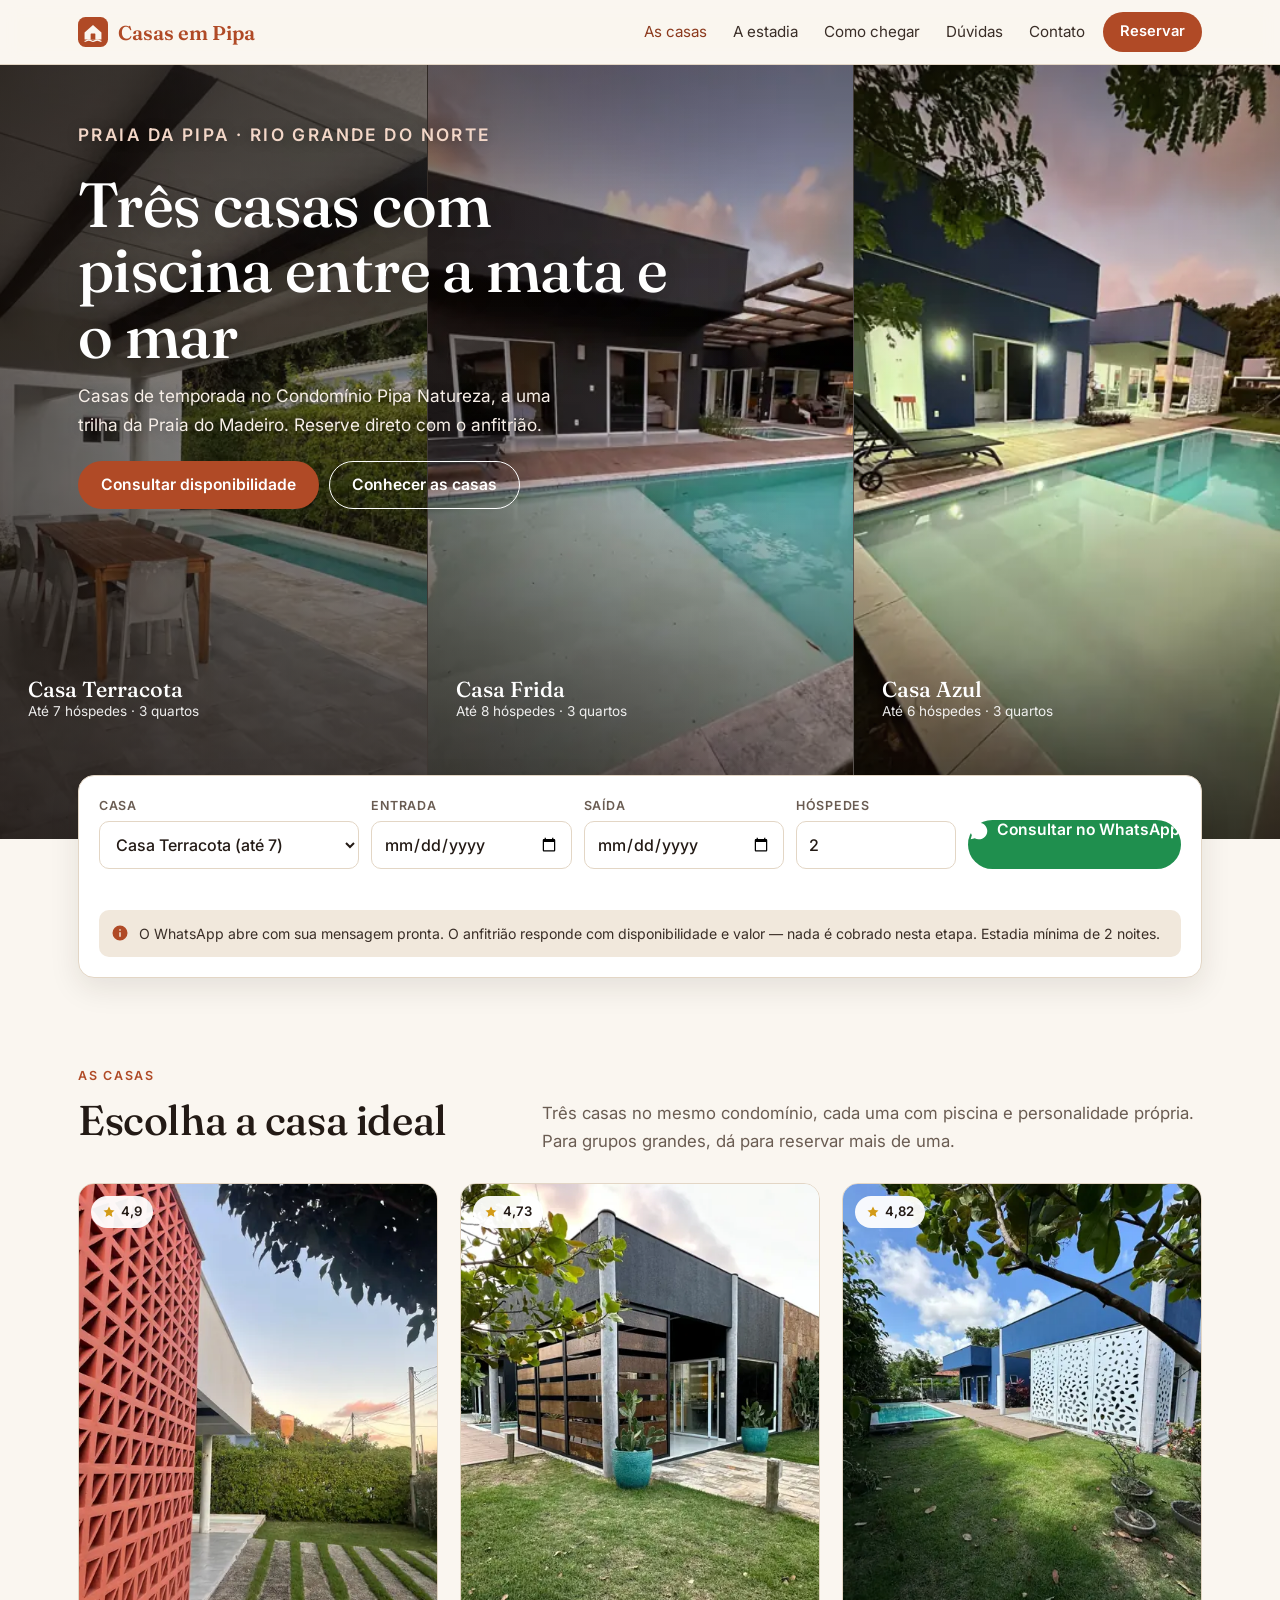
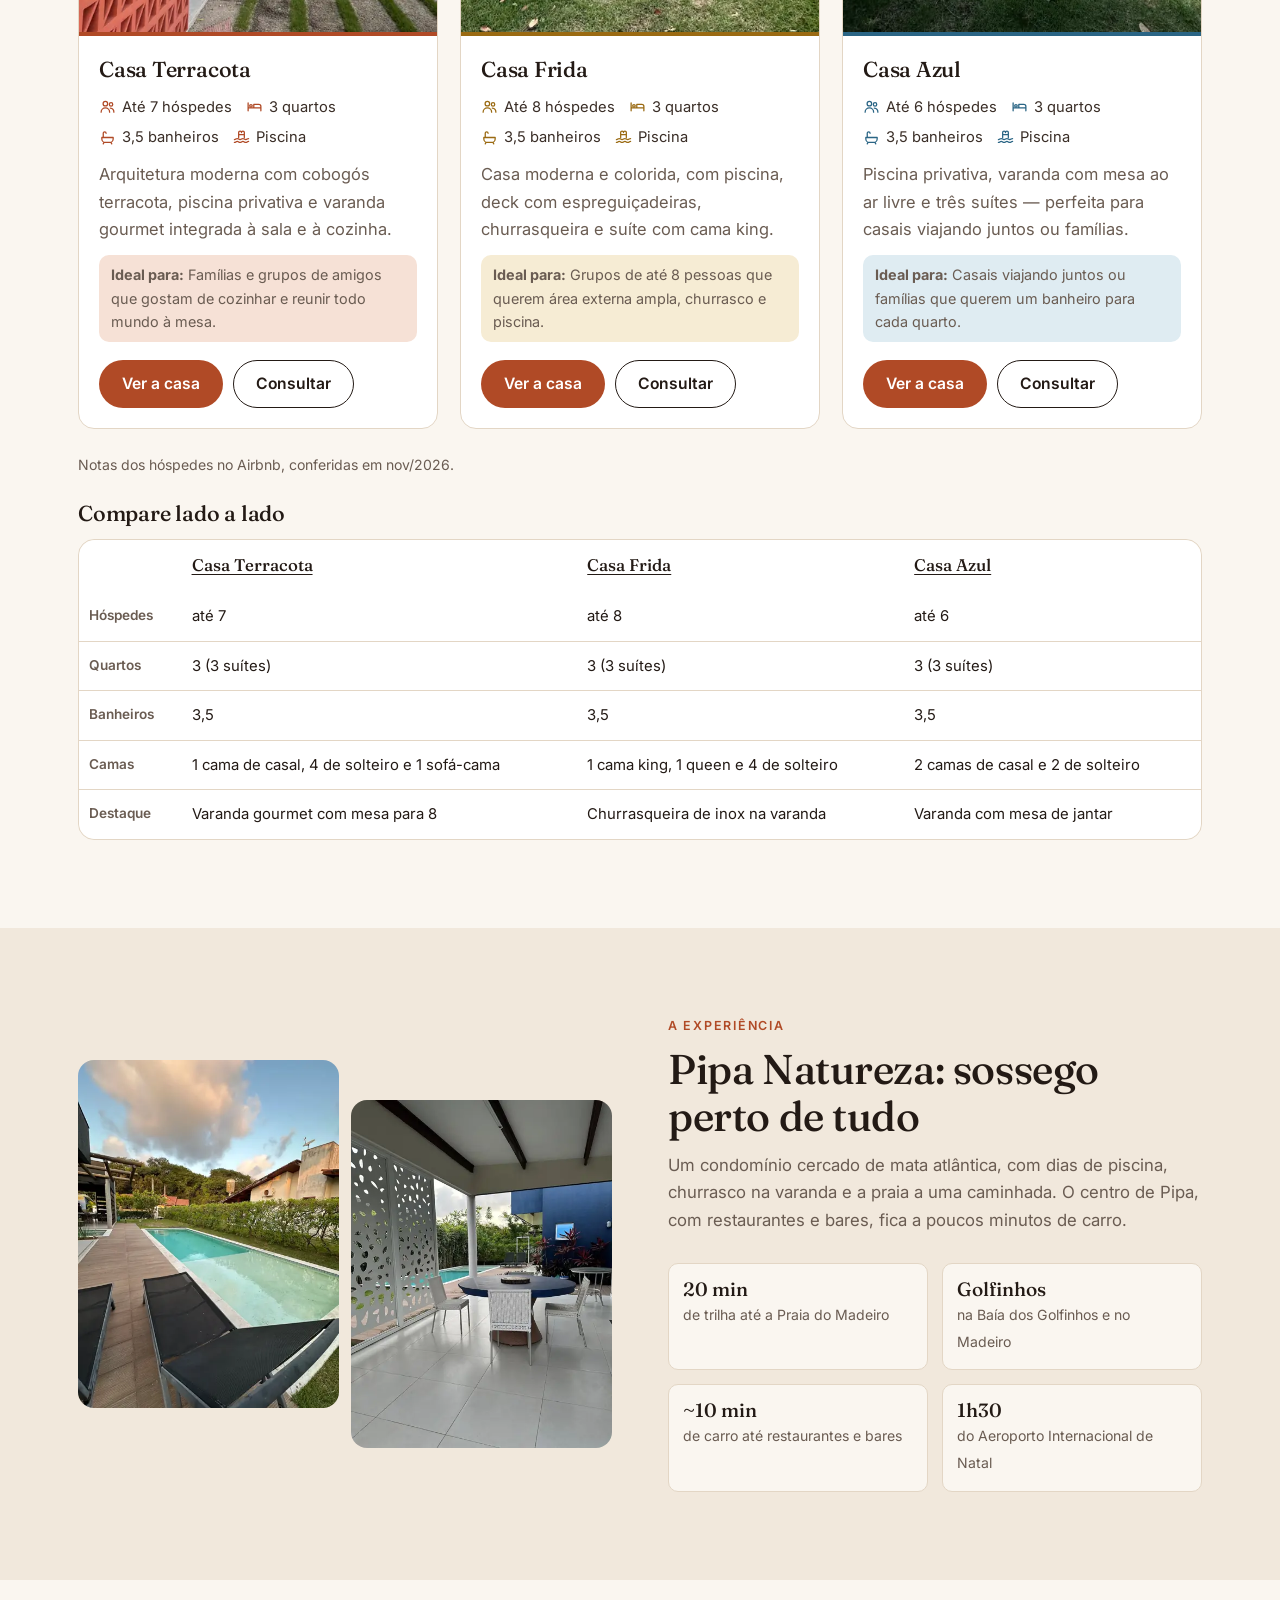
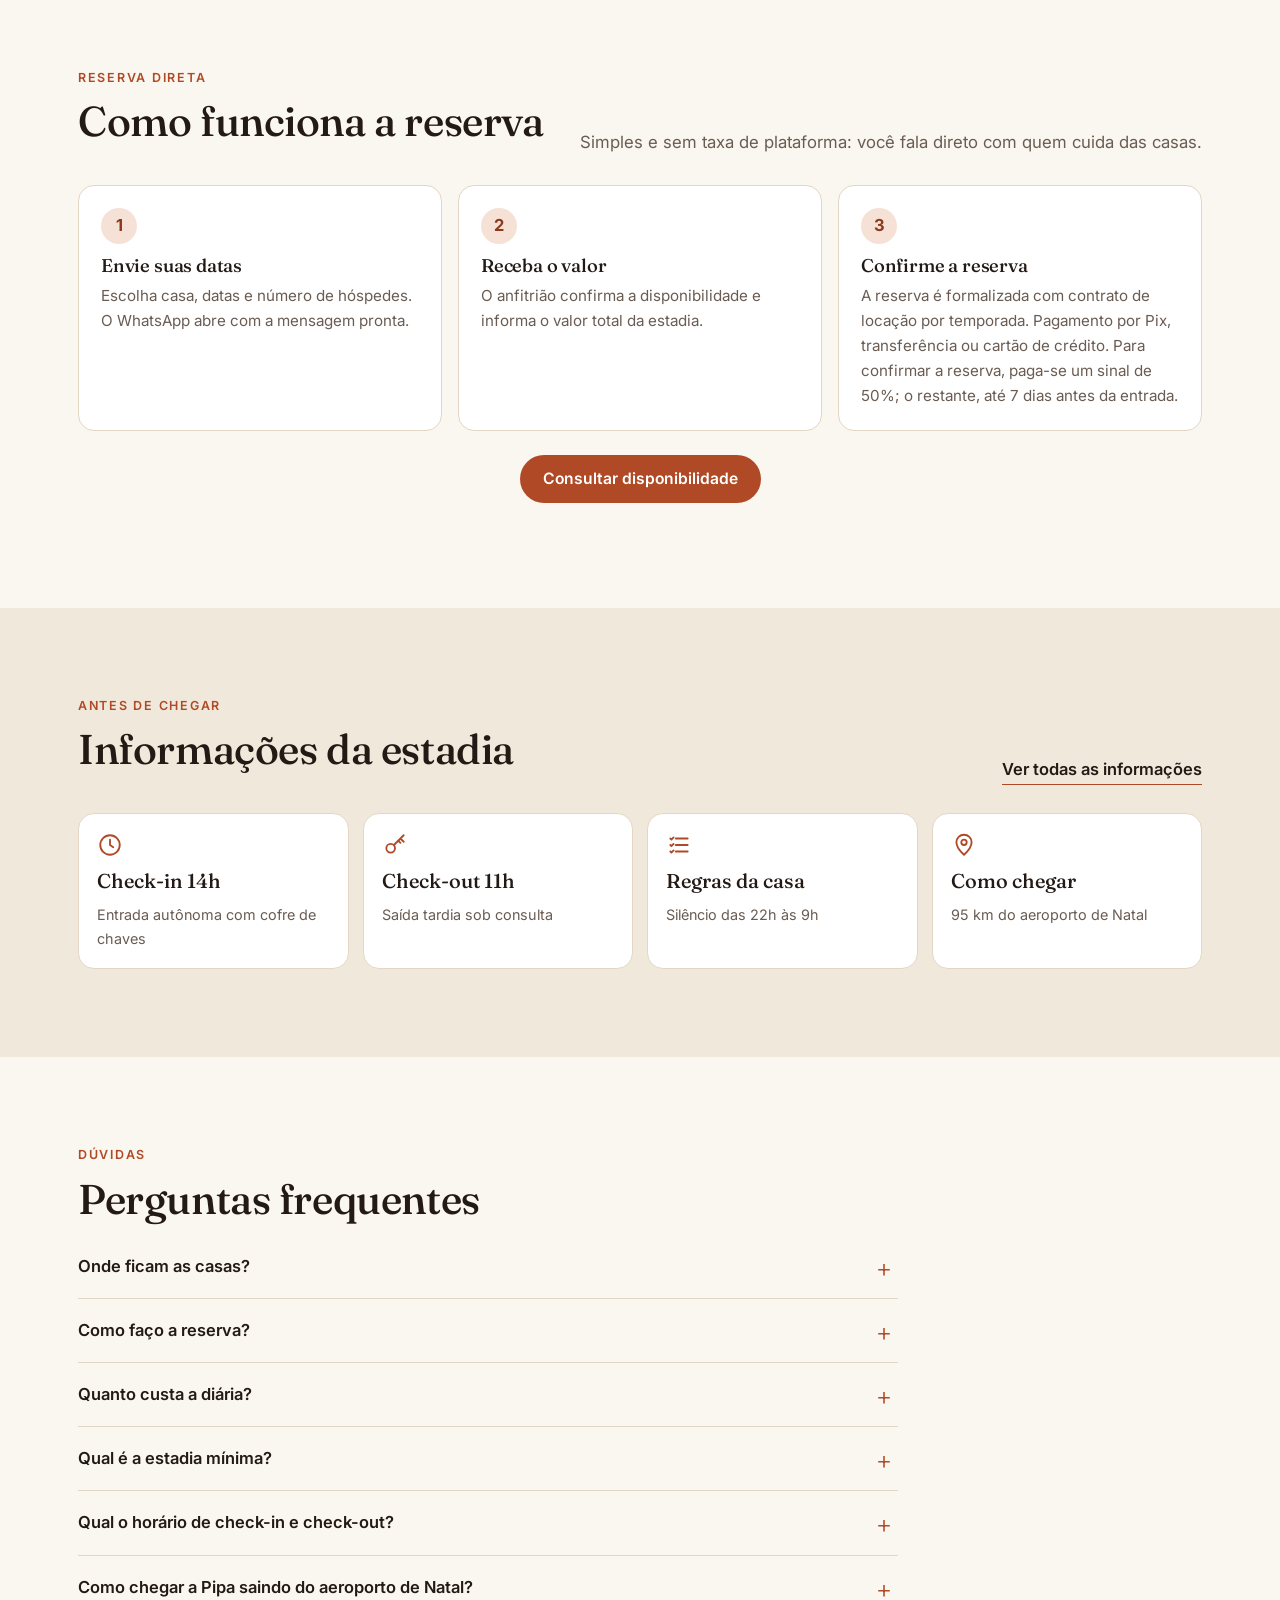
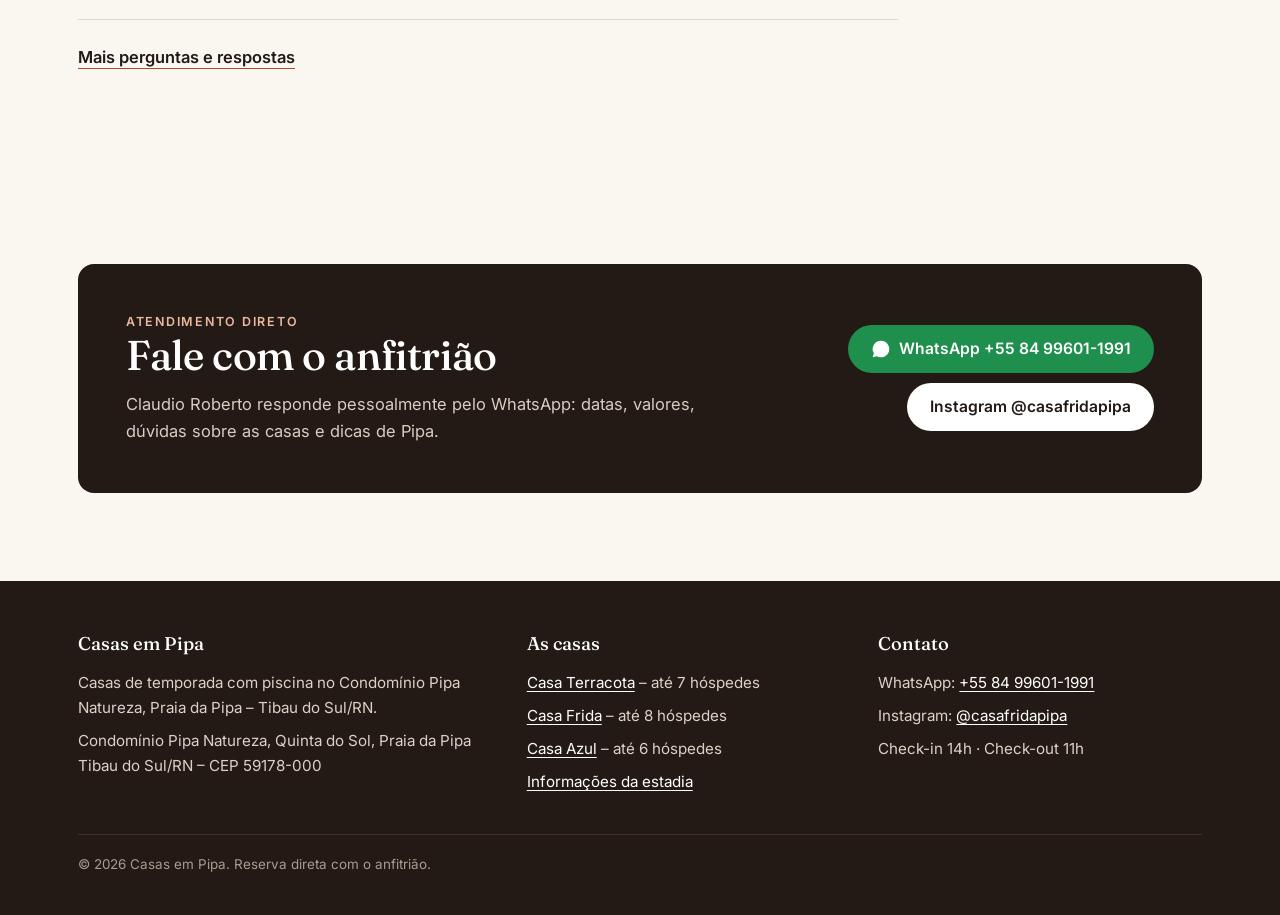
<file: index.html>
<!doctype html>
<html lang="pt-BR">
<head>
<meta charset="utf-8">
<meta name="viewport" content="width=device-width, initial-scale=1, viewport-fit=cover">
<title>Casas com piscina para alugar em Pipa (RN) – Condomínio Pipa Natureza</title>
<meta name="description" content="Três casas de temporada com piscina no Condomínio Pipa Natureza, Praia da Pipa (RN): Terracota, Frida e Azul, todas com 3 suítes. De 6 a 8 hóspedes por casa, até 21 juntas. Reserve direto com o anfitrião pelo WhatsApp.">
<link rel="canonical" href="https://clau219.github.io/casas-pipa/">
<meta name="robots" content="index, follow, max-image-preview:large">
<meta name="geo.region" content="BR-RN"><meta name="geo.placename" content="Praia da Pipa, Tibau do Sul"><meta name="geo.position" content="-6.229008;-35.072477">
<meta property="og:type" content="website"><meta property="og:locale" content="pt_BR"><meta property="og:site_name" content="Casas em Pipa">
<meta property="og:title" content="Casas com piscina para alugar em Pipa (RN) – Condomínio Pipa Natureza"><meta property="og:description" content="Três casas de temporada com piscina no Condomínio Pipa Natureza, Praia da Pipa (RN): Terracota, Frida e Azul, todas com 3 suítes. De 6 a 8 hóspedes por casa, até 21 juntas. Reserve direto com o anfitrião pelo WhatsApp."><meta property="og:url" content="https://clau219.github.io/casas-pipa/">
<meta property="og:image" content="https://clau219.github.io/casas-pipa/img/frida-piscina.webp"><meta name="twitter:card" content="summary_large_image">
<meta name="theme-color" content="#faf6f0">
<link rel="icon" href="favicon.svg" type="image/svg+xml">
<link rel="preconnect" href="https://fonts.googleapis.com"><link rel="preconnect" href="https://fonts.gstatic.com" crossorigin>
<link href="https://fonts.googleapis.com/css2?family=Fraunces:opsz,wght@9..144,500;9..144,600&family=Inter:wght@400;500;600;700&display=swap" rel="stylesheet">
<link rel="preload" as="image" href="img/sm/terracota-varanda-gourmet.webp" media="(max-width:899px)">
<link rel="stylesheet" href="style.css">
<script type="application/ld+json">{"@context": "https://schema.org", "@graph": [{"@type": "WebSite", "@id": "https://clau219.github.io/casas-pipa/#site", "url": "https://clau219.github.io/casas-pipa/", "name": "Casas em Pipa", "inLanguage": "pt-BR"}, {"@type": "LodgingBusiness", "@id": "https://clau219.github.io/casas-pipa/#negocio", "name": "Casas em Pipa", "description": "Três casas de temporada com piscina no Condomínio Pipa Natureza, Praia da Pipa (RN): Terracota, Frida e Azul, todas com 3 suítes. De 6 a 8 hóspedes por casa, até 21 juntas. Reserve direto com o anfitrião pelo WhatsApp.", "url": "https://clau219.github.io/casas-pipa/", "telephone": "+55 84 99601-1991", "image": "https://clau219.github.io/casas-pipa/img/terracota-varanda-gourmet.webp", "address": {"@type": "PostalAddress", "streetAddress": "Condomínio Pipa Natureza, Quinta do Sol", "addressLocality": "Tibau do Sul", "addressRegion": "RN", "postalCode": "59178-000", "addressCountry": "BR"}, "geo": {"@type": "GeoCoordinates", "latitude": -6.229008, "longitude": -35.072477}, "checkinTime": "14:00", "checkoutTime": "11:00", "areaServed": "Praia da Pipa, Tibau do Sul, RN", "sameAs": ["https://instagram.com/casafridapipa"], "makesOffer": [{"@type": "Offer", "itemOffered": {"@id": "https://clau219.github.io/casas-pipa/casa-terracota.html#casa"}}, {"@type": "Offer", "itemOffered": {"@id": "https://clau219.github.io/casas-pipa/casa-frida.html#casa"}}, {"@type": "Offer", "itemOffered": {"@id": "https://clau219.github.io/casas-pipa/casa-azul.html#casa"}}]}, {"@type": "LodgingBusiness", "@id": "https://clau219.github.io/casas-pipa/casa-terracota.html#casa", "name": "Casa Terracota – Pipa Natureza", "description": "Casa de temporada com piscina, 3 suítes com ar-condicionado e varanda gourmet no Condomínio Pipa Natureza, Praia da Pipa (RN). Até 7 hóspedes. Reserve direto pelo WhatsApp.", "url": "https://clau219.github.io/casas-pipa/casa-terracota.html", "telephone": "+55 84 99601-1991", "address": {"@type": "PostalAddress", "streetAddress": "Condomínio Pipa Natureza, Quinta do Sol", "addressLocality": "Tibau do Sul", "addressRegion": "RN", "postalCode": "59178-000", "addressCountry": "BR"}, "geo": {"@type": "GeoCoordinates", "latitude": -6.229008, "longitude": -35.072477}, "checkinTime": "14:00", "checkoutTime": "11:00", "numberOfRooms": 3, "amenityFeature": [{"@type": "LocationFeatureSpecification", "name": "Piscina privativa", "value": true}, {"@type": "LocationFeatureSpecification", "name": "Varanda gourmet com mesa para 8", "value": true}, {"@type": "LocationFeatureSpecification", "name": "Ar-condicionado nos quartos", "value": true}, {"@type": "LocationFeatureSpecification", "name": "Cozinha completa com bancada", "value": true}, {"@type": "LocationFeatureSpecification", "name": "Wi-Fi", "value": true}, {"@type": "LocationFeatureSpecification", "name": "Smart TV", "value": true}, {"@type": "LocationFeatureSpecification", "name": "Jardim gramado", "value": true}, {"@type": "LocationFeatureSpecification", "name": "Vaga para 1 carro", "value": true}, {"@type": "LocationFeatureSpecification", "name": "Roupa de cama e banho", "value": true}], "containedInPlace": {"@type": "Place", "name": "Condomínio Pipa Natureza, Praia da Pipa"}, "image": ["https://clau219.github.io/casas-pipa/img/terracota-varanda-gourmet.webp", "https://clau219.github.io/casas-pipa/img/terracota-piscina.webp", "https://clau219.github.io/casas-pipa/img/terracota-fachada.webp", "https://clau219.github.io/casas-pipa/img/terracota-piscina-cobogo.webp", "https://clau219.github.io/casas-pipa/img/terracota-sala-cozinha.webp", "https://clau219.github.io/casas-pipa/img/terracota-cozinha.webp", "https://clau219.github.io/casas-pipa/img/terracota-sala-integrada.webp", "https://clau219.github.io/casas-pipa/img/terracota-sala.webp", "https://clau219.github.io/casas-pipa/img/terracota-quarto-casal.webp", "https://clau219.github.io/casas-pipa/img/terracota-quarto-solteiro.webp", "https://clau219.github.io/casas-pipa/img/terracota-quarto-solteiro-2.webp", "https://clau219.github.io/casas-pipa/img/terracota-banheiro.webp", "https://clau219.github.io/casas-pipa/img/terracota-entrada.webp", "https://clau219.github.io/casas-pipa/img/terracota-cobogo.webp", "https://clau219.github.io/casas-pipa/img/terracota-jardim.webp", "https://clau219.github.io/casas-pipa/img/terracota-caminho.webp"]}, {"@type": "LodgingBusiness", "@id": "https://clau219.github.io/casas-pipa/casa-frida.html#casa", "name": "Casa Frida – Pipa Natureza", "description": "Casa Frida: 3 suítes (uma com cama king), piscina, churrasqueira e adega no Condomínio Pipa Natureza, Praia da Pipa (RN). Até 8 hóspedes. Reserve pelo WhatsApp.", "url": "https://clau219.github.io/casas-pipa/casa-frida.html", "telephone": "+55 84 99601-1991", "address": {"@type": "PostalAddress", "streetAddress": "Condomínio Pipa Natureza, Quinta do Sol", "addressLocality": "Tibau do Sul", "addressRegion": "RN", "postalCode": "59178-000", "addressCountry": "BR"}, "geo": {"@type": "GeoCoordinates", "latitude": -6.229008, "longitude": -35.072477}, "checkinTime": "14:00", "checkoutTime": "11:00", "numberOfRooms": 3, "amenityFeature": [{"@type": "LocationFeatureSpecification", "name": "Duas piscinas", "value": true}, {"@type": "LocationFeatureSpecification", "name": "Churrasqueira de inox na varanda", "value": true}, {"@type": "LocationFeatureSpecification", "name": "Mesa de jantar para 6", "value": true}, {"@type": "LocationFeatureSpecification", "name": "Suíte com cama king", "value": true}, {"@type": "LocationFeatureSpecification", "name": "Ar-condicionado e ventilador de teto", "value": true}, {"@type": "LocationFeatureSpecification", "name": "TV 50\" e Chromecast", "value": true}, {"@type": "LocationFeatureSpecification", "name": "Adega de vinhos", "value": true}, {"@type": "LocationFeatureSpecification", "name": "Air fryer, cafeteira e forno elétrico", "value": true}, {"@type": "LocationFeatureSpecification", "name": "Wi-Fi", "value": true}, {"@type": "LocationFeatureSpecification", "name": "Vaga para 1 carro", "value": true}, {"@type": "LocationFeatureSpecification", "name": "Roupa de cama e banho", "value": true}], "containedInPlace": {"@type": "Place", "name": "Condomínio Pipa Natureza, Praia da Pipa"}, "image": ["https://clau219.github.io/casas-pipa/img/frida-piscina.webp", "https://clau219.github.io/casas-pipa/img/frida-piscina-casa.webp", "https://clau219.github.io/casas-pipa/img/frida-fachada.webp", "https://clau219.github.io/casas-pipa/img/frida-deck.webp", "https://clau219.github.io/casas-pipa/img/frida-sala-jantar.webp", "https://clau219.github.io/casas-pipa/img/frida-cozinha.webp", "https://clau219.github.io/casas-pipa/img/frida-sala.webp", "https://clau219.github.io/casas-pipa/img/frida-sala-integrada.webp", "https://clau219.github.io/casas-pipa/img/frida-suite-king.webp", "https://clau219.github.io/casas-pipa/img/frida-quarto.webp", "https://clau219.github.io/casas-pipa/img/frida-quarto-solteiro.webp", "https://clau219.github.io/casas-pipa/img/frida-banheiro.webp", "https://clau219.github.io/casas-pipa/img/frida-area-externa.webp", "https://clau219.github.io/casas-pipa/img/frida-lateral.webp"]}, {"@type": "LodgingBusiness", "@id": "https://clau219.github.io/casas-pipa/casa-azul.html#casa", "name": "Casa Azul – Pipa Natureza", "description": "Casa Azul: 3 suítes e piscina no Condomínio Pipa Natureza, Praia da Pipa (RN). Ideal para casais e famílias, até 6 hóspedes. Reserve direto pelo WhatsApp.", "url": "https://clau219.github.io/casas-pipa/casa-azul.html", "telephone": "+55 84 99601-1991", "address": {"@type": "PostalAddress", "streetAddress": "Condomínio Pipa Natureza, Quinta do Sol", "addressLocality": "Tibau do Sul", "addressRegion": "RN", "postalCode": "59178-000", "addressCountry": "BR"}, "geo": {"@type": "GeoCoordinates", "latitude": -6.229008, "longitude": -35.072477}, "checkinTime": "14:00", "checkoutTime": "11:00", "numberOfRooms": 3, "amenityFeature": [{"@type": "LocationFeatureSpecification", "name": "Piscina privativa", "value": true}, {"@type": "LocationFeatureSpecification", "name": "Varanda com mesa de jantar", "value": true}, {"@type": "LocationFeatureSpecification", "name": "Churrasqueira", "value": true}, {"@type": "LocationFeatureSpecification", "name": "3 suítes com banheiro privativo e ar-condicionado", "value": true}, {"@type": "LocationFeatureSpecification", "name": "Cozinha equipada", "value": true}, {"@type": "LocationFeatureSpecification", "name": "Geladeira com freezer", "value": true}, {"@type": "LocationFeatureSpecification", "name": "Cervejeira", "value": true}, {"@type": "LocationFeatureSpecification", "name": "Smart TV na sala", "value": true}, {"@type": "LocationFeatureSpecification", "name": "Wi-Fi", "value": true}, {"@type": "LocationFeatureSpecification", "name": "Vaga para 1 carro", "value": true}, {"@type": "LocationFeatureSpecification", "name": "Roupa de cama e banho", "value": true}], "containedInPlace": {"@type": "Place", "name": "Condomínio Pipa Natureza, Praia da Pipa"}, "image": ["https://clau219.github.io/casas-pipa/img/azul-piscina.webp", "https://clau219.github.io/casas-pipa/img/azul-fachada.webp", "https://clau219.github.io/casas-pipa/img/azul-entrada.webp", "https://clau219.github.io/casas-pipa/img/azul-varanda.webp", "https://clau219.github.io/casas-pipa/img/azul-sala.webp", "https://clau219.github.io/casas-pipa/img/azul-cozinha.webp", "https://clau219.github.io/casas-pipa/img/azul-sala-jantar.webp", "https://clau219.github.io/casas-pipa/img/azul-sala-estar.webp", "https://clau219.github.io/casas-pipa/img/azul-suite-1.webp", "https://clau219.github.io/casas-pipa/img/azul-suite-2.webp", "https://clau219.github.io/casas-pipa/img/azul-suite-3.webp", "https://clau219.github.io/casas-pipa/img/azul-banheiro.webp", "https://clau219.github.io/casas-pipa/img/azul-piscina-jardim.webp", "https://clau219.github.io/casas-pipa/img/azul-jardim.webp"]}, {"@type": "FAQPage", "mainEntity": [{"@type": "Question", "name": "Onde ficam as casas?", "acceptedAnswer": {"@type": "Answer", "text": "As três casas ficam no Condomínio Pipa Natureza (Quinta do Sol), na Praia da Pipa, município de Tibau do Sul (RN). O centro de Pipa fica a poucos minutos de carro e há uma trilha de cerca de 20 minutos até a Praia do Madeiro."}}, {"@type": "Question", "name": "Como faço a reserva?", "acceptedAnswer": {"@type": "Answer", "text": "Preencha datas e número de hóspedes no formulário do site: ele abre o WhatsApp com a mensagem pronta. O anfitrião responde com a disponibilidade e o valor, e a reserva é formalizada com contrato de locação por temporada. Pagamento por Pix, transferência ou cartão de crédito. Para confirmar a reserva, paga-se um sinal de 50%; o restante, até 7 dias antes da entrada."}}, {"@type": "Question", "name": "Quanto custa a diária?", "acceptedAnswer": {"@type": "Answer", "text": "O valor varia conforme as datas, o número de noites e de hóspedes. Você recebe o valor exato na resposta da consulta pelo WhatsApp, sem compromisso."}}, {"@type": "Question", "name": "Qual é a estadia mínima?", "acceptedAnswer": {"@type": "Answer", "text": "A estadia mínima é de 2 noites."}}, {"@type": "Question", "name": "Qual o horário de check-in e check-out?", "acceptedAnswer": {"@type": "Answer", "text": "O check-in é a partir das 14h e o check-out até as 11h. A entrada é autônoma: as chaves ficam em um cofre ao lado da porta, e o código é enviado um dia antes da chegada. Chegada antecipada ou saída tardia podem ser combinadas conforme a disponibilidade."}}, {"@type": "Question", "name": "Como chegar a Pipa saindo do aeroporto de Natal?", "acceptedAnswer": {"@type": "Answer", "text": "São cerca de 95 km (1h30 de carro) pela BR-101 Sul até Goianinha e depois em direção a Pipa. Há locadoras no aeroporto, e também é possível contratar transfer (em média R$ 250 a R$ 400 por veículo) — podemos indicar um motorista de confiança."}}, {"@type": "Question", "name": "As casas têm estacionamento?", "acceptedAnswer": {"@type": "Answer", "text": "Sim, cada casa tem vaga para 1 carro, e é permitido estacionar na rua em frente à casa, no sentido correto da via."}}, {"@type": "Question", "name": "Roupa de cama e toalhas estão incluídas?", "acceptedAnswer": {"@type": "Answer", "text": "Sim. As casas têm roupa de cama e banho para todos os hóspedes."}}, {"@type": "Question", "name": "Dá para alugar mais de uma casa?", "acceptedAnswer": {"@type": "Answer", "text": "Sim. As três casas ficam no mesmo condomínio e, juntas, recebem até 21 pessoas — ótimo para famílias grandes e grupos. Escolha “Mais de uma casa” no formulário."}}, {"@type": "Question", "name": "Aceitam animais de estimação?", "acceptedAnswer": {"@type": "Answer", "text": "Animais de estimação são bem-vindos, com taxa única de R$ 150 por estadia. Animais de serviço não pagam. Avise ao reservar."}}, {"@type": "Question", "name": "Qual é a política de cancelamento?", "acceptedAnswer": {"@type": "Answer", "text": "Cancelamento até 30 dias antes da entrada: reembolso integral. Entre 30 e 7 dias antes: reembolso de 50% do valor pago. A menos de 7 dias da entrada: sem reembolso."}}, {"@type": "Question", "name": "Há taxa de limpeza?", "acceptedAnswer": {"@type": "Answer", "text": "Sem taxa de limpeza na reserva direta."}}, {"@type": "Question", "name": "Crianças e berço?", "acceptedAnswer": {"@type": "Answer", "text": "Crianças são bem-vindas. As casas não têm berço."}}, {"@type": "Question", "name": "Posso fazer eventos ou festas?", "acceptedAnswer": {"@type": "Answer", "text": "Não são permitidos eventos ou festas."}}]}]}</script>
</head>
<body>
<a class="skip" href="#conteudo">Pular para o conteúdo</a>
<header class="top">
  <div class="wrap">
    <a class="logo" href="./" aria-label="Casas em Pipa – início"><svg viewBox="0 0 64 64" aria-hidden="true"><rect width="64" height="64" rx="16" fill="#b04a26"/><path d="M14 33 32 17l18 16v15H14z" fill="#faf6f0"/><path d="M14 52c4 0 4-3 9-3s5 3 9 3 5-3 9-3 5 3 9 3" stroke="#faf6f0" stroke-width="3" fill="none"/><rect x="27" y="35" width="10" height="13" rx="1" fill="#b04a26"/></svg><span class="txt">Casas em <span>Pipa</span></span></a>
    <nav class="menu" aria-label="Menu principal"><a href="./#casas" aria-current=page>As casas</a><a href="estadia.html">A estadia</a><a href="estadia.html#chegada">Como chegar</a><a href="./#duvidas">Dúvidas</a><a href="#contato">Contato</a></nav>
    <a class="btn sm" href="#reservar">Reservar</a>
    <button class="menu-btn" type="button" aria-expanded="false" aria-controls="drawer" aria-label="Abrir menu"><svg viewBox="0 0 24 24" aria-hidden="true"><path d="M4 7h16M4 12h16M4 17h16" stroke="currentColor" stroke-width="2" stroke-linecap="round"/></svg></button>
  </div>
  <div class="drawer" id="drawer"><nav aria-label="Menu"><a href="./#casas" aria-current=page>As casas</a><a href="estadia.html">A estadia</a><a href="estadia.html#chegada">Como chegar</a><a href="./#duvidas">Dúvidas</a><a href="#contato">Contato</a><a href="https://wa.me/5584996011991?text=Ol%C3%A1%21%20Vim%20pelo%20site%20das%20casas%20em%20Pipa." rel="nofollow">WhatsApp +55 84 99601-1991</a></nav></div>
</header>
<main id="conteudo">

<section class="hero" aria-label="As três casas" style="padding:0">
  <div class="hero-media"><a class="hero-col" href="casa-terracota.html"><img src="img/terracota-varanda-gourmet.webp" srcset="img/sm/terracota-varanda-gourmet.webp 640w, img/terracota-varanda-gourmet.webp 1200w" sizes="(min-width:900px) 34vw, 86vw" alt="Varanda gourmet com mesa de jantar ao lado da piscina da Casa Terracota" width="1200" height="1600" fetchpriority="high">
      <span class="hero-tag"><b>Casa Terracota</b><small>Até 7 hóspedes · 3 quartos</small></span></a><a class="hero-col" href="casa-frida.html"><img src="img/frida-piscina.webp" srcset="img/sm/frida-piscina.webp 640w, img/frida-piscina.webp 1200w" sizes="(min-width:900px) 34vw, 86vw" alt="Piscina da Casa Frida no Condomínio Pipa Natureza, Pipa RN" width="1200" height="1600" loading="lazy" decoding="async">
      <span class="hero-tag"><b>Casa Frida</b><small>Até 8 hóspedes · 3 quartos</small></span></a><a class="hero-col" href="casa-azul.html"><img src="img/azul-piscina.webp" srcset="img/sm/azul-piscina.webp 640w, img/azul-piscina.webp 1200w" sizes="(min-width:900px) 34vw, 86vw" alt="Piscina da Casa Azul no Condomínio Pipa Natureza, Pipa RN" width="1200" height="1600" loading="lazy" decoding="async">
      <span class="hero-tag"><b>Casa Azul</b><small>Até 6 hóspedes · 3 quartos</small></span></a></div>
  <div class="hero-copy"><div class="wrap">
    <p class="eyebrow">Praia da Pipa · Rio Grande do Norte</p>
    <h1>Três casas com piscina entre a mata e o mar</h1>
    <p>Casas de temporada no Condomínio Pipa Natureza, a uma trilha da Praia do Madeiro. Reserve direto com o anfitrião.</p>
    <div class="hero-ctas"><a class="btn" href="#reservar">Consultar disponibilidade</a><a class="btn ghost" href="#casas">Conhecer as casas</a></div>
  </div></div>
</section>

<div class="wrap"><form class="booking reserva booking-wide" id="reservar" novalidate aria-label="Consultar disponibilidade">
  
  <div class="fields">
    <div class="field"><label for="f-home-casa">Casa</label><select id="f-home-casa" name="casa"><option value="casa-terracota" data-max="7" data-nome="Casa Terracota">Casa Terracota (até 7)</option><option value="casa-frida" data-max="8" data-nome="Casa Frida">Casa Frida (até 8)</option><option value="casa-azul" data-max="6" data-nome="Casa Azul">Casa Azul (até 6)</option><option value="varias" data-max="21">Mais de uma casa</option><option value="indefinida" data-max="21">Ainda não sei</option></select></div>
    <div class="field"><label for="f-home-ent">Entrada</label><input type="date" id="f-home-ent" name="entrada" required></div>
    <div class="field"><label for="f-home-sai">Saída</label><input type="date" id="f-home-sai" name="saida" required></div>
    <div class="field"><label for="f-home-hos">Hóspedes</label><input type="number" id="f-home-hos" name="hospedes" min="1" value="2" inputmode="numeric" required></div>
    
    <div class="actions"><button class="btn wa block" type="submit"><svg viewBox="0 0 24 24" aria-hidden="true"><path d="M17.5 14.4c-.3-.1-1.7-.8-2-.9-.3-.1-.5-.1-.7.1-.2.3-.8.9-.9 1.1-.2.2-.3.2-.6.1-.3-.1-1.2-.5-2.3-1.4-.9-.8-1.4-1.7-1.6-2-.2-.3 0-.5.1-.6l.4-.5c.1-.2.2-.3.3-.5.1-.2 0-.4 0-.5l-.9-2.2c-.2-.6-.5-.5-.7-.5h-.6c-.2 0-.5.1-.8.4-.3.3-1 1-1 2.5s1.1 2.9 1.2 3.1c.1.2 2.1 3.2 5.1 4.5.7.3 1.3.5 1.7.6.7.2 1.4.2 1.9.1.6-.1 1.7-.7 2-1.4.2-.7.2-1.2.2-1.4-.1-.1-.3-.2-.6-.3zM12 2a10 10 0 0 0-8.6 15.1L2 22l5-1.3A10 10 0 1 0 12 2z"/></svg> Consultar no WhatsApp</button></div>
  </div>
  <p class="form-msg" role="status" aria-live="polite"></p>
  <noscript><p><a class="btn wa" href="https://wa.me/5584996011991?text=Ol%C3%A1%21%20Gostaria%20de%20consultar%20disponibilidade%20das%20casas%20em%20Pipa.">Falar no WhatsApp</a></p></noscript>
  <p class="next-step"><svg viewBox="0 0 24 24" aria-hidden="true"><path d="M12 2a10 10 0 1 0 0 20 10 10 0 0 0 0-20zm1 15h-2v-6h2zm0-8h-2V7h2z"/></svg><span>O WhatsApp abre com sua mensagem pronta. O anfitrião responde com disponibilidade e valor — nada é cobrado nesta etapa. Estadia mínima de 2 noites.</span></p>
</form></div>

<section id="casas" aria-labelledby="casas-t"><div class="wrap">
  <div class="sec-head"><div><p class="eyebrow">As casas</p><h2 id="casas-t">Escolha a casa ideal</h2></div>
    <p class="lead">Três casas no mesmo condomínio, cada uma com piscina e personalidade própria. Para grupos grandes, dá para reservar mais de uma.</p></div>
  <div class="houses">
    <article class="house acc-terracota">
      <a class="ph" href="casa-terracota.html" tabindex="-1" aria-hidden="true"><img src="img/terracota-jardim.webp" srcset="img/sm/terracota-jardim.webp 640w, img/terracota-jardim.webp 1200w" sizes="(min-width:760px) 33vw, 100vw" alt="" width="1200" height="1600" loading="lazy" decoding="async"><span class="badge"><svg viewBox="0 0 24 24" aria-hidden="true"><path d="M12 2.5l2.9 6.1 6.6.8-4.9 4.5 1.3 6.6L12 17.2l-5.9 3.3 1.3-6.6L2.5 9.4l6.6-.8z"/></svg>4,9</span></a>
      <div class="body">
        <h3><a href="casa-terracota.html" style="color:inherit;text-decoration:none">Casa Terracota</a></h3>
        <ul class="facts"><li><svg viewBox="0 0 24 24" aria-hidden="true"><circle cx="9" cy="8" r="3.2"/><path d="M3 20c0-3.3 2.7-6 6-6s6 2.7 6 6"/><circle cx="17" cy="9" r="2.4"/><path d="M16 14.2c2.9.3 5 2.6 5 5.8"/></svg>Até 7 hóspedes</li><li><svg viewBox="0 0 24 24" aria-hidden="true"><path d="M3 18V7M3 14h18v4M21 14v-2a3 3 0 0 0-3-3h-7v5"/><circle cx="7" cy="11" r="1.8"/></svg>3 quartos</li><li><svg viewBox="0 0 24 24" aria-hidden="true"><path d="M4 12h16v2a5 5 0 0 1-5 5H9a5 5 0 0 1-5-5v-2zM6 12V6a2 2 0 0 1 4 0M7 19l-1 2M17 19l1 2"/></svg>3,5 banheiros</li><li><svg viewBox="0 0 24 24" aria-hidden="true"><path d="M2 15c2 0 2-1.5 4-1.5s2 1.5 4 1.5 2-1.5 4-1.5 2 1.5 4 1.5 2-1.5 4-1.5M2 19c2 0 2-1.5 4-1.5s2 1.5 4 1.5 2-1.5 4-1.5 2 1.5 4 1.5 2-1.5 4-1.5M8 12V5a2 2 0 0 1 4 0M16 12V5a2 2 0 0 0-4 0M8 8h8"/></svg>Piscina</li></ul>
        <p>Arquitetura moderna com cobogós terracota, piscina privativa e varanda gourmet integrada à sala e à cozinha.</p>
        <p class="ideal"><b>Ideal para:</b> Famílias e grupos de amigos que gostam de cozinhar e reunir todo mundo à mesa.</p>
        <div class="ctas"><a class="btn" href="casa-terracota.html">Ver a casa</a>
          <a class="btn ghost" href="https://wa.me/5584996011991?text=Ol%C3%A1%21%20Gostaria%20de%20saber%20a%20disponibilidade%20da%20Casa%20Terracota%20em%20Pipa." rel="nofollow">Consultar</a></div>
      </div>
    </article>
    <article class="house acc-frida">
      <a class="ph" href="casa-frida.html" tabindex="-1" aria-hidden="true"><img src="img/frida-fachada.webp" srcset="img/sm/frida-fachada.webp 640w, img/frida-fachada.webp 1200w" sizes="(min-width:760px) 33vw, 100vw" alt="" width="1200" height="1600" loading="lazy" decoding="async"><span class="badge"><svg viewBox="0 0 24 24" aria-hidden="true"><path d="M12 2.5l2.9 6.1 6.6.8-4.9 4.5 1.3 6.6L12 17.2l-5.9 3.3 1.3-6.6L2.5 9.4l6.6-.8z"/></svg>4,73</span></a>
      <div class="body">
        <h3><a href="casa-frida.html" style="color:inherit;text-decoration:none">Casa Frida</a></h3>
        <ul class="facts"><li><svg viewBox="0 0 24 24" aria-hidden="true"><circle cx="9" cy="8" r="3.2"/><path d="M3 20c0-3.3 2.7-6 6-6s6 2.7 6 6"/><circle cx="17" cy="9" r="2.4"/><path d="M16 14.2c2.9.3 5 2.6 5 5.8"/></svg>Até 8 hóspedes</li><li><svg viewBox="0 0 24 24" aria-hidden="true"><path d="M3 18V7M3 14h18v4M21 14v-2a3 3 0 0 0-3-3h-7v5"/><circle cx="7" cy="11" r="1.8"/></svg>3 quartos</li><li><svg viewBox="0 0 24 24" aria-hidden="true"><path d="M4 12h16v2a5 5 0 0 1-5 5H9a5 5 0 0 1-5-5v-2zM6 12V6a2 2 0 0 1 4 0M7 19l-1 2M17 19l1 2"/></svg>3,5 banheiros</li><li><svg viewBox="0 0 24 24" aria-hidden="true"><path d="M2 15c2 0 2-1.5 4-1.5s2 1.5 4 1.5 2-1.5 4-1.5 2 1.5 4 1.5 2-1.5 4-1.5M2 19c2 0 2-1.5 4-1.5s2 1.5 4 1.5 2-1.5 4-1.5 2 1.5 4 1.5 2-1.5 4-1.5M8 12V5a2 2 0 0 1 4 0M16 12V5a2 2 0 0 0-4 0M8 8h8"/></svg>Piscina</li></ul>
        <p>Casa moderna e colorida, com piscina, deck com espreguiçadeiras, churrasqueira e suíte com cama king.</p>
        <p class="ideal"><b>Ideal para:</b> Grupos de até 8 pessoas que querem área externa ampla, churrasco e piscina.</p>
        <div class="ctas"><a class="btn" href="casa-frida.html">Ver a casa</a>
          <a class="btn ghost" href="https://wa.me/5584996011991?text=Ol%C3%A1%21%20Gostaria%20de%20saber%20a%20disponibilidade%20da%20Casa%20Frida%20em%20Pipa." rel="nofollow">Consultar</a></div>
      </div>
    </article>
    <article class="house acc-azul">
      <a class="ph" href="casa-azul.html" tabindex="-1" aria-hidden="true"><img src="img/azul-fachada.webp" srcset="img/sm/azul-fachada.webp 640w, img/azul-fachada.webp 1200w" sizes="(min-width:760px) 33vw, 100vw" alt="" width="1200" height="1600" loading="lazy" decoding="async"><span class="badge"><svg viewBox="0 0 24 24" aria-hidden="true"><path d="M12 2.5l2.9 6.1 6.6.8-4.9 4.5 1.3 6.6L12 17.2l-5.9 3.3 1.3-6.6L2.5 9.4l6.6-.8z"/></svg>4,82</span></a>
      <div class="body">
        <h3><a href="casa-azul.html" style="color:inherit;text-decoration:none">Casa Azul</a></h3>
        <ul class="facts"><li><svg viewBox="0 0 24 24" aria-hidden="true"><circle cx="9" cy="8" r="3.2"/><path d="M3 20c0-3.3 2.7-6 6-6s6 2.7 6 6"/><circle cx="17" cy="9" r="2.4"/><path d="M16 14.2c2.9.3 5 2.6 5 5.8"/></svg>Até 6 hóspedes</li><li><svg viewBox="0 0 24 24" aria-hidden="true"><path d="M3 18V7M3 14h18v4M21 14v-2a3 3 0 0 0-3-3h-7v5"/><circle cx="7" cy="11" r="1.8"/></svg>3 quartos</li><li><svg viewBox="0 0 24 24" aria-hidden="true"><path d="M4 12h16v2a5 5 0 0 1-5 5H9a5 5 0 0 1-5-5v-2zM6 12V6a2 2 0 0 1 4 0M7 19l-1 2M17 19l1 2"/></svg>3,5 banheiros</li><li><svg viewBox="0 0 24 24" aria-hidden="true"><path d="M2 15c2 0 2-1.5 4-1.5s2 1.5 4 1.5 2-1.5 4-1.5 2 1.5 4 1.5 2-1.5 4-1.5M2 19c2 0 2-1.5 4-1.5s2 1.5 4 1.5 2-1.5 4-1.5 2 1.5 4 1.5 2-1.5 4-1.5M8 12V5a2 2 0 0 1 4 0M16 12V5a2 2 0 0 0-4 0M8 8h8"/></svg>Piscina</li></ul>
        <p>Piscina privativa, varanda com mesa ao ar livre e três suítes — perfeita para casais viajando juntos ou famílias.</p>
        <p class="ideal"><b>Ideal para:</b> Casais viajando juntos ou famílias que querem um banheiro para cada quarto.</p>
        <div class="ctas"><a class="btn" href="casa-azul.html">Ver a casa</a>
          <a class="btn ghost" href="https://wa.me/5584996011991?text=Ol%C3%A1%21%20Gostaria%20de%20saber%20a%20disponibilidade%20da%20Casa%20Azul%20em%20Pipa." rel="nofollow">Consultar</a></div>
      </div>
    </article></div>
  <p class="note mt">Notas dos hóspedes no Airbnb, conferidas em nov/2026.</p>
  <h3 class="mt" style="margin-bottom:12px">Compare lado a lado</h3>
  <div class="table-scroll"><table class="compare"><thead><tr><td></td><th scope="col"><a href="casa-terracota.html" style="color:inherit">Casa Terracota</a></th><th scope="col"><a href="casa-frida.html" style="color:inherit">Casa Frida</a></th><th scope="col"><a href="casa-azul.html" style="color:inherit">Casa Azul</a></th></tr></thead><tbody><tr><th scope="row">Hóspedes</th><td>até 7</td><td>até 8</td><td>até 6</td></tr><tr><th scope="row">Quartos</th><td>3 (3 suítes)</td><td>3 (3 suítes)</td><td>3 (3 suítes)</td></tr><tr><th scope="row">Banheiros</th><td>3,5</td><td>3,5</td><td>3,5</td></tr><tr><th scope="row">Camas</th><td>1 cama de casal, 4 de solteiro e 1 sofá-cama</td><td>1 cama king, 1 queen e 4 de solteiro</td><td>2 camas de casal e 2 de solteiro</td></tr><tr><th scope="row">Destaque</th><td>Varanda gourmet com mesa para 8</td><td>Churrasqueira de inox na varanda</td><td>Varanda com mesa de jantar</td></tr></tbody></table></div>
</div></section>

<section class="alt" aria-labelledby="exp-t"><div class="wrap split">
  <div class="pair"><img src="img/frida-deck.webp" srcset="img/sm/frida-deck.webp 640w, img/frida-deck.webp 1200w" sizes="(min-width:900px) 25vw, 50vw" alt="Deck com espreguiçadeiras e piscina no Pipa Natureza" width="1200" height="1600" loading="lazy" decoding="async"><img src="img/azul-varanda.webp" srcset="img/sm/azul-varanda.webp 640w, img/azul-varanda.webp 1200w" sizes="(min-width:900px) 25vw, 50vw" alt="Varanda com mesa de jantar ao ar livre" width="1200" height="1600" loading="lazy" decoding="async"></div>
  <div>
    <p class="eyebrow">A experiência</p>
    <h2 id="exp-t">Pipa Natureza: sossego perto de tudo</h2>
    <p class="lead">Um condomínio cercado de mata atlântica, com dias de piscina, churrasco na varanda e a praia a uma caminhada. O centro de Pipa, com restaurantes e bares, fica a poucos minutos de carro.</p>
    <ul class="highlights">
      <li><b>20 min</b><span>de trilha até a Praia do Madeiro</span></li>
      <li><b>Golfinhos</b><span>na Baía dos Golfinhos e no Madeiro</span></li>
      <li><b>~10 min</b><span>de carro até restaurantes e bares</span></li>
      <li><b>1h30</b><span>do Aeroporto Internacional de Natal</span></li>
    </ul>
  </div>
</div></section>

<section aria-labelledby="como-t"><div class="wrap">
  <div class="sec-head"><div><p class="eyebrow">Reserva direta</p><h2 id="como-t">Como funciona a reserva</h2></div>
    <p class="lead">Simples e sem taxa de plataforma: você fala direto com quem cuida das casas.</p></div>
  <ol class="steps">
    <li><h3>Envie suas datas</h3><p>Escolha casa, datas e número de hóspedes. O WhatsApp abre com a mensagem pronta.</p></li>
    <li><h3>Receba o valor</h3><p>O anfitrião confirma a disponibilidade e informa o valor total da estadia.</p></li>
    <li><h3>Confirme a reserva</h3><p>A reserva é formalizada com contrato de locação por temporada. Pagamento por Pix, transferência ou cartão de crédito. Para confirmar a reserva, paga-se um sinal de 50%; o restante, até 7 dias antes da entrada.</p></li>
  </ol>
  <p class="center mt"><a class="btn" href="#reservar">Consultar disponibilidade</a></p>
</div></section>

<section class="alt" aria-labelledby="info-t"><div class="wrap">
  <div class="sec-head"><div><p class="eyebrow">Antes de chegar</p><h2 id="info-t">Informações da estadia</h2></div>
    <a class="link" href="estadia.html">Ver todas as informações</a></div>
  <div class="tiles">
    <a class="tile" href="estadia.html#checkin"><svg viewBox="0 0 24 24" aria-hidden="true"><circle cx="12" cy="12" r="9"/><path d="M12 7v5l3 2"/></svg><b>Check-in 14h</b><span>Entrada autônoma com cofre de chaves</span></a>
    <a class="tile" href="estadia.html#checkout"><svg viewBox="0 0 24 24" aria-hidden="true"><circle cx="8" cy="15" r="4"/><path d="M11 12l9-9M17 6l3 3M15 8l2 2"/></svg><b>Check-out 11h</b><span>Saída tardia sob consulta</span></a>
    <a class="tile" href="estadia.html#regras"><svg viewBox="0 0 24 24" aria-hidden="true"><path d="M9 6h11M9 12h11M9 18h11"/><path d="M4 6l1 1 2-2M4 12l1 1 2-2M4 18l1 1 2-2"/></svg><b>Regras da casa</b><span>Silêncio das 22h às 9h</span></a>
    <a class="tile" href="estadia.html#chegada"><svg viewBox="0 0 24 24" aria-hidden="true"><path d="M12 21s-7-6.2-7-11.5A7 7 0 0 1 19 9.5C19 14.8 12 21 12 21z"/><circle cx="12" cy="9.5" r="2.5"/></svg><b>Como chegar</b><span>95 km do aeroporto de Natal</span></a>
  </div>
</div></section>

<section id="duvidas" aria-labelledby="faq-t"><div class="wrap">
  <p class="eyebrow">Dúvidas</p><h2 id="faq-t">Perguntas frequentes</h2>
  <div class="faq"><details><summary>Onde ficam as casas?</summary><p>As três casas ficam no Condomínio Pipa Natureza (Quinta do Sol), na Praia da Pipa, município de Tibau do Sul (RN). O centro de Pipa fica a poucos minutos de carro e há uma trilha de cerca de 20 minutos até a Praia do Madeiro.</p></details><details><summary>Como faço a reserva?</summary><p>Preencha datas e número de hóspedes no formulário do site: ele abre o WhatsApp com a mensagem pronta. O anfitrião responde com a disponibilidade e o valor, e a reserva é formalizada com contrato de locação por temporada. Pagamento por Pix, transferência ou cartão de crédito. Para confirmar a reserva, paga-se um sinal de 50%; o restante, até 7 dias antes da entrada.</p></details><details><summary>Quanto custa a diária?</summary><p>O valor varia conforme as datas, o número de noites e de hóspedes. Você recebe o valor exato na resposta da consulta pelo WhatsApp, sem compromisso.</p></details><details><summary>Qual é a estadia mínima?</summary><p>A estadia mínima é de 2 noites.</p></details><details><summary>Qual o horário de check-in e check-out?</summary><p>O check-in é a partir das 14h e o check-out até as 11h. A entrada é autônoma: as chaves ficam em um cofre ao lado da porta, e o código é enviado um dia antes da chegada. Chegada antecipada ou saída tardia podem ser combinadas conforme a disponibilidade.</p></details><details><summary>Como chegar a Pipa saindo do aeroporto de Natal?</summary><p>São cerca de 95 km (1h30 de carro) pela BR-101 Sul até Goianinha e depois em direção a Pipa. Há locadoras no aeroporto, e também é possível contratar transfer (em média R$ 250 a R$ 400 por veículo) — podemos indicar um motorista de confiança.</p></details></div>
  <p class="mt"><a class="link" href="estadia.html#duvidas">Mais perguntas e respostas</a></p>
</div></section>

<section id="contato" aria-labelledby="ct"><div class="wrap">
  <div class="cta-band">
    <div><p class="eyebrow" style="color:#e9b79f">Atendimento direto</p><h2 id="ct">Fale com o anfitrião</h2>
      <p>Claudio Roberto responde pessoalmente pelo WhatsApp: datas, valores, dúvidas sobre as casas e dicas de Pipa.</p></div>
    <div class="row"><a class="btn wa" href="https://wa.me/5584996011991?text=Ol%C3%A1%21%20Vim%20pelo%20site%20e%20tenho%20uma%20d%C3%BAvida%20sobre%20as%20casas%20em%20Pipa." rel="nofollow"><svg viewBox="0 0 24 24" aria-hidden="true"><path d="M17.5 14.4c-.3-.1-1.7-.8-2-.9-.3-.1-.5-.1-.7.1-.2.3-.8.9-.9 1.1-.2.2-.3.2-.6.1-.3-.1-1.2-.5-2.3-1.4-.9-.8-1.4-1.7-1.6-2-.2-.3 0-.5.1-.6l.4-.5c.1-.2.2-.3.3-.5.1-.2 0-.4 0-.5l-.9-2.2c-.2-.6-.5-.5-.7-.5h-.6c-.2 0-.5.1-.8.4-.3.3-1 1-1 2.5s1.1 2.9 1.2 3.1c.1.2 2.1 3.2 5.1 4.5.7.3 1.3.5 1.7.6.7.2 1.4.2 1.9.1.6-.1 1.7-.7 2-1.4.2-.7.2-1.2.2-1.4-.1-.1-.3-.2-.6-.3zM12 2a10 10 0 0 0-8.6 15.1L2 22l5-1.3A10 10 0 1 0 12 2z"/></svg> WhatsApp +55 84 99601-1991</a>
      <a class="btn light" href="https://instagram.com/casafridapipa" rel="noopener" target="_blank">Instagram @casafridapipa</a></div>
  </div>
</div></section>
</main>
<footer><div class="wrap">
  <div class="cols">
    <div><h4>Casas em Pipa</h4><p>Casas de temporada com piscina no Condomínio Pipa Natureza, Praia da Pipa – Tibau do Sul/RN.</p>
      <p>Condomínio Pipa Natureza, Quinta do Sol, Praia da Pipa<br>Tibau do Sul/RN – CEP 59178-000</p></div>
    <div><h4>As casas</h4><p><a href="casa-terracota.html">Casa Terracota</a> – até 7 hóspedes</p><p><a href="casa-frida.html">Casa Frida</a> – até 8 hóspedes</p><p><a href="casa-azul.html">Casa Azul</a> – até 6 hóspedes</p><p><a href="estadia.html">Informações da estadia</a></p></div>
    <div><h4>Contato</h4><p>WhatsApp: <a href="https://wa.me/5584996011991?text=Ol%C3%A1%21%20Vim%20pelo%20site%20das%20casas%20em%20Pipa." rel="nofollow">+55 84 99601-1991</a></p>
      <p>Instagram: <a href="https://instagram.com/casafridapipa" rel="noopener" target="_blank">@casafridapipa</a></p>
      <p>Check-in 14h · Check-out 11h</p></div>
  </div>
  <p class="fine">© 2026 Casas em Pipa. Reserva direta com o anfitrião.</p>
</div></footer>
<div class="mbar"><a class="btn" href="#reservar">Consultar datas</a><a class="btn wa" href="https://wa.me/5584996011991?text=Ol%C3%A1%21%20Vim%20pelo%20site%20e%20tenho%20uma%20d%C3%BAvida%20sobre%20as%20casas%20em%20Pipa." rel="nofollow" aria-label="Falar no WhatsApp"><svg viewBox="0 0 24 24" aria-hidden="true"><path d="M17.5 14.4c-.3-.1-1.7-.8-2-.9-.3-.1-.5-.1-.7.1-.2.3-.8.9-.9 1.1-.2.2-.3.2-.6.1-.3-.1-1.2-.5-2.3-1.4-.9-.8-1.4-1.7-1.6-2-.2-.3 0-.5.1-.6l.4-.5c.1-.2.2-.3.3-.5.1-.2 0-.4 0-.5l-.9-2.2c-.2-.6-.5-.5-.7-.5h-.6c-.2 0-.5.1-.8.4-.3.3-1 1-1 2.5s1.1 2.9 1.2 3.1c.1.2 2.1 3.2 5.1 4.5.7.3 1.3.5 1.7.6.7.2 1.4.2 1.9.1.6-.1 1.7-.7 2-1.4.2-.7.2-1.2.2-1.4-.1-.1-.3-.2-.6-.3zM12 2a10 10 0 0 0-8.6 15.1L2 22l5-1.3A10 10 0 1 0 12 2z"/></svg></a></div>
<script>window.SITE={whatsapp:"5584996011991",minNoites:2};</script>
<script src="site.js" defer></script>
</body></html>
</file>
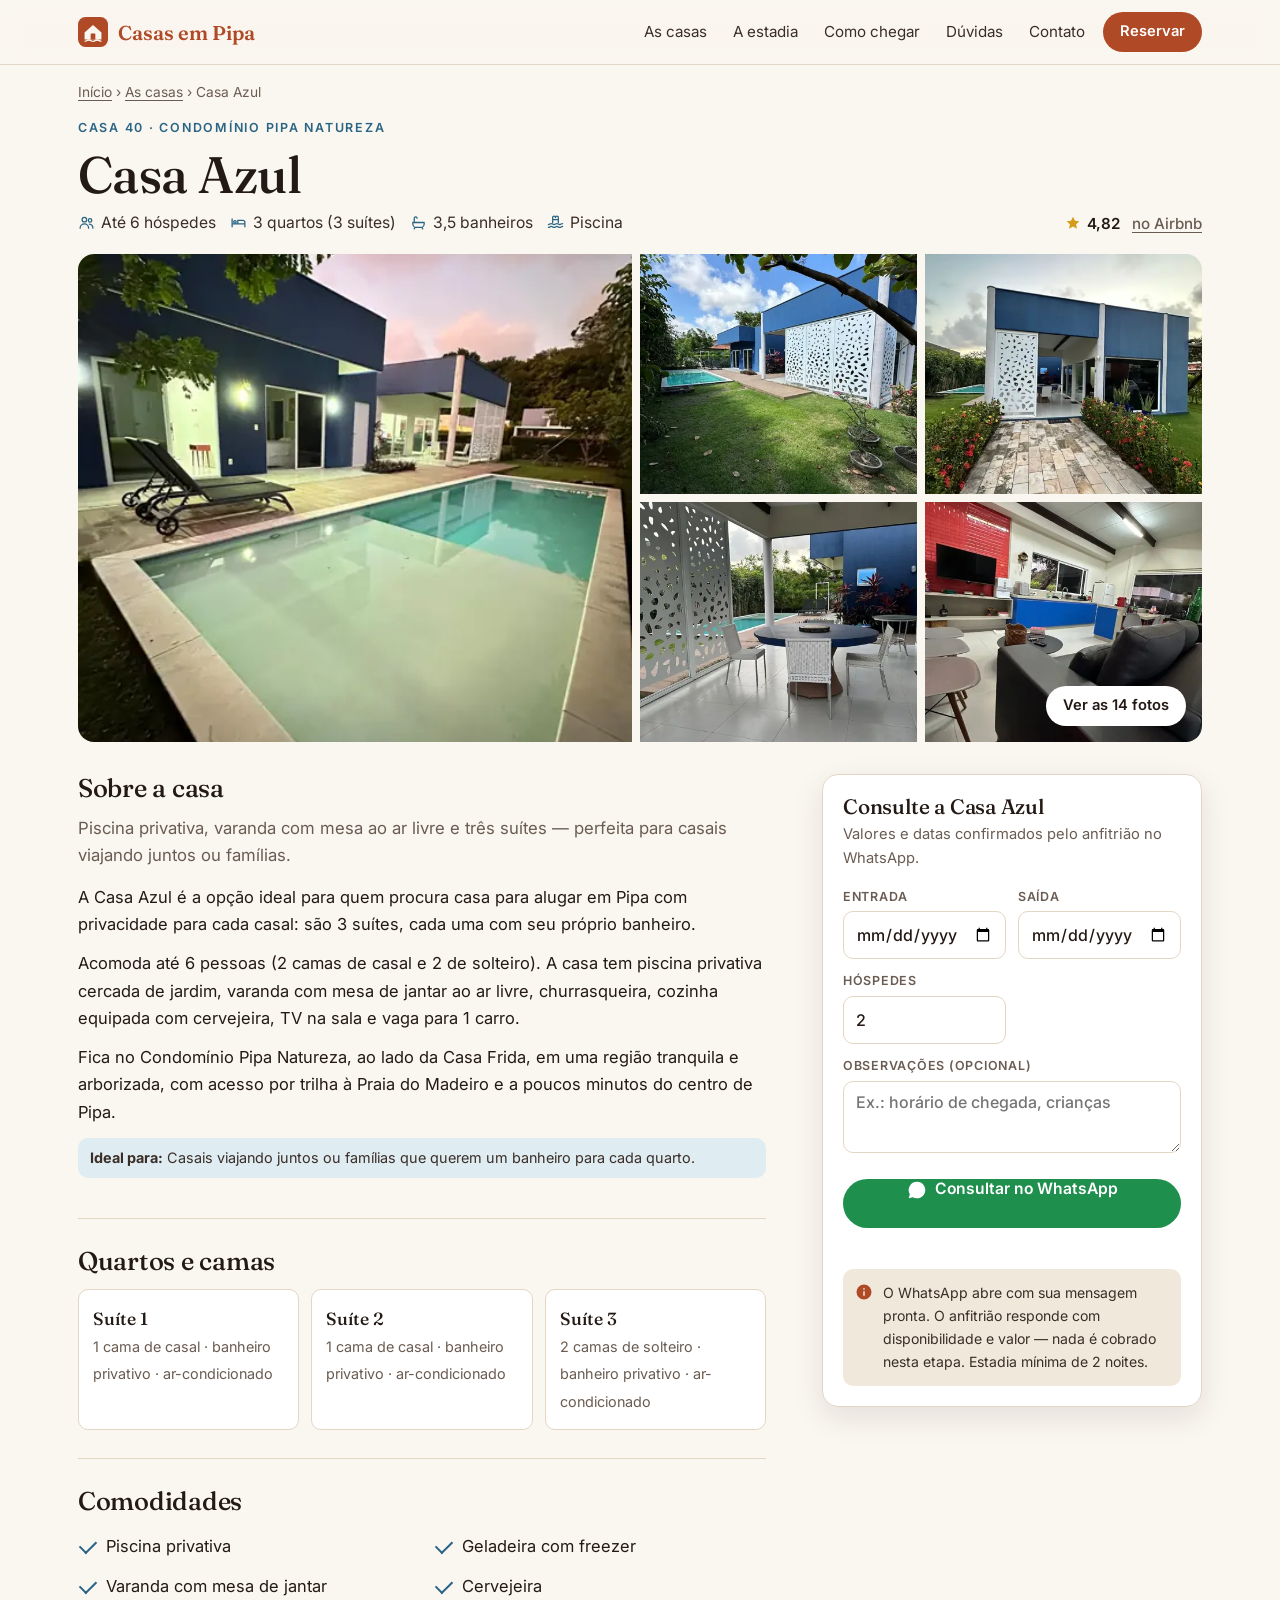
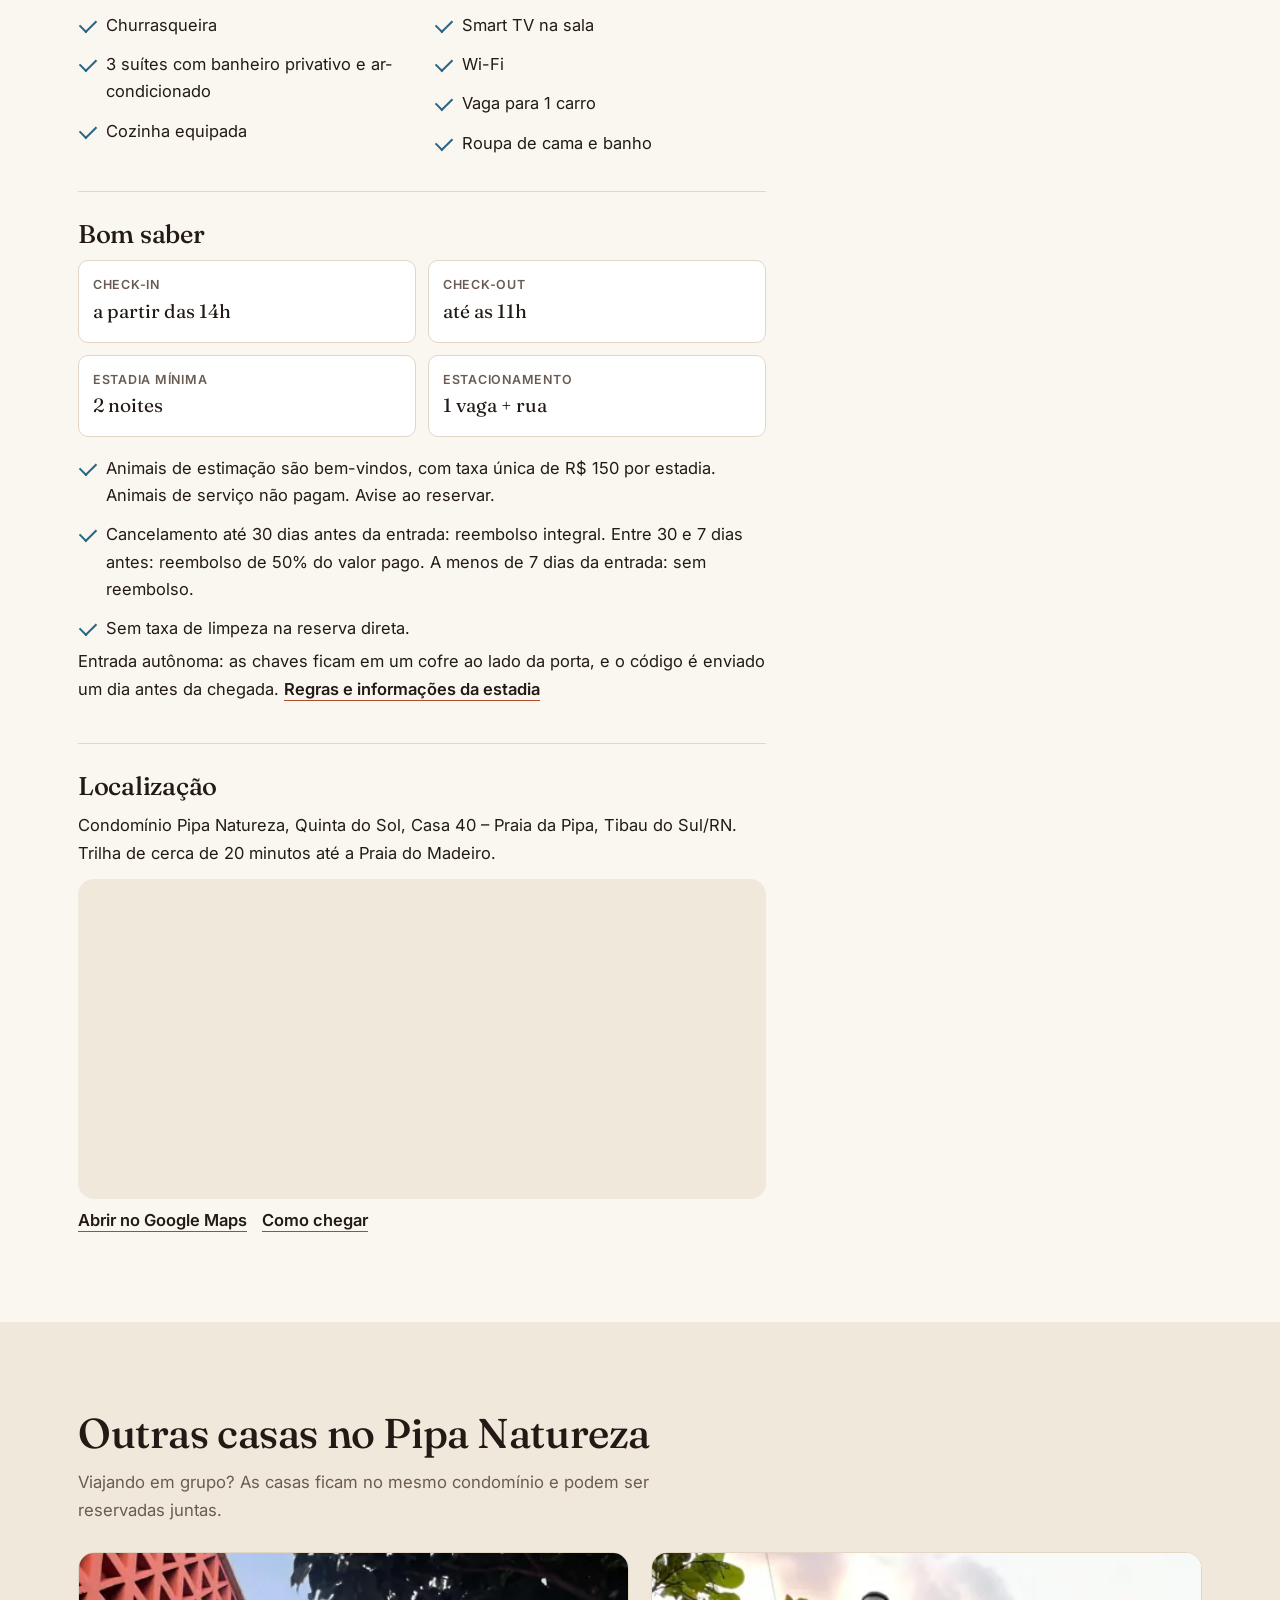
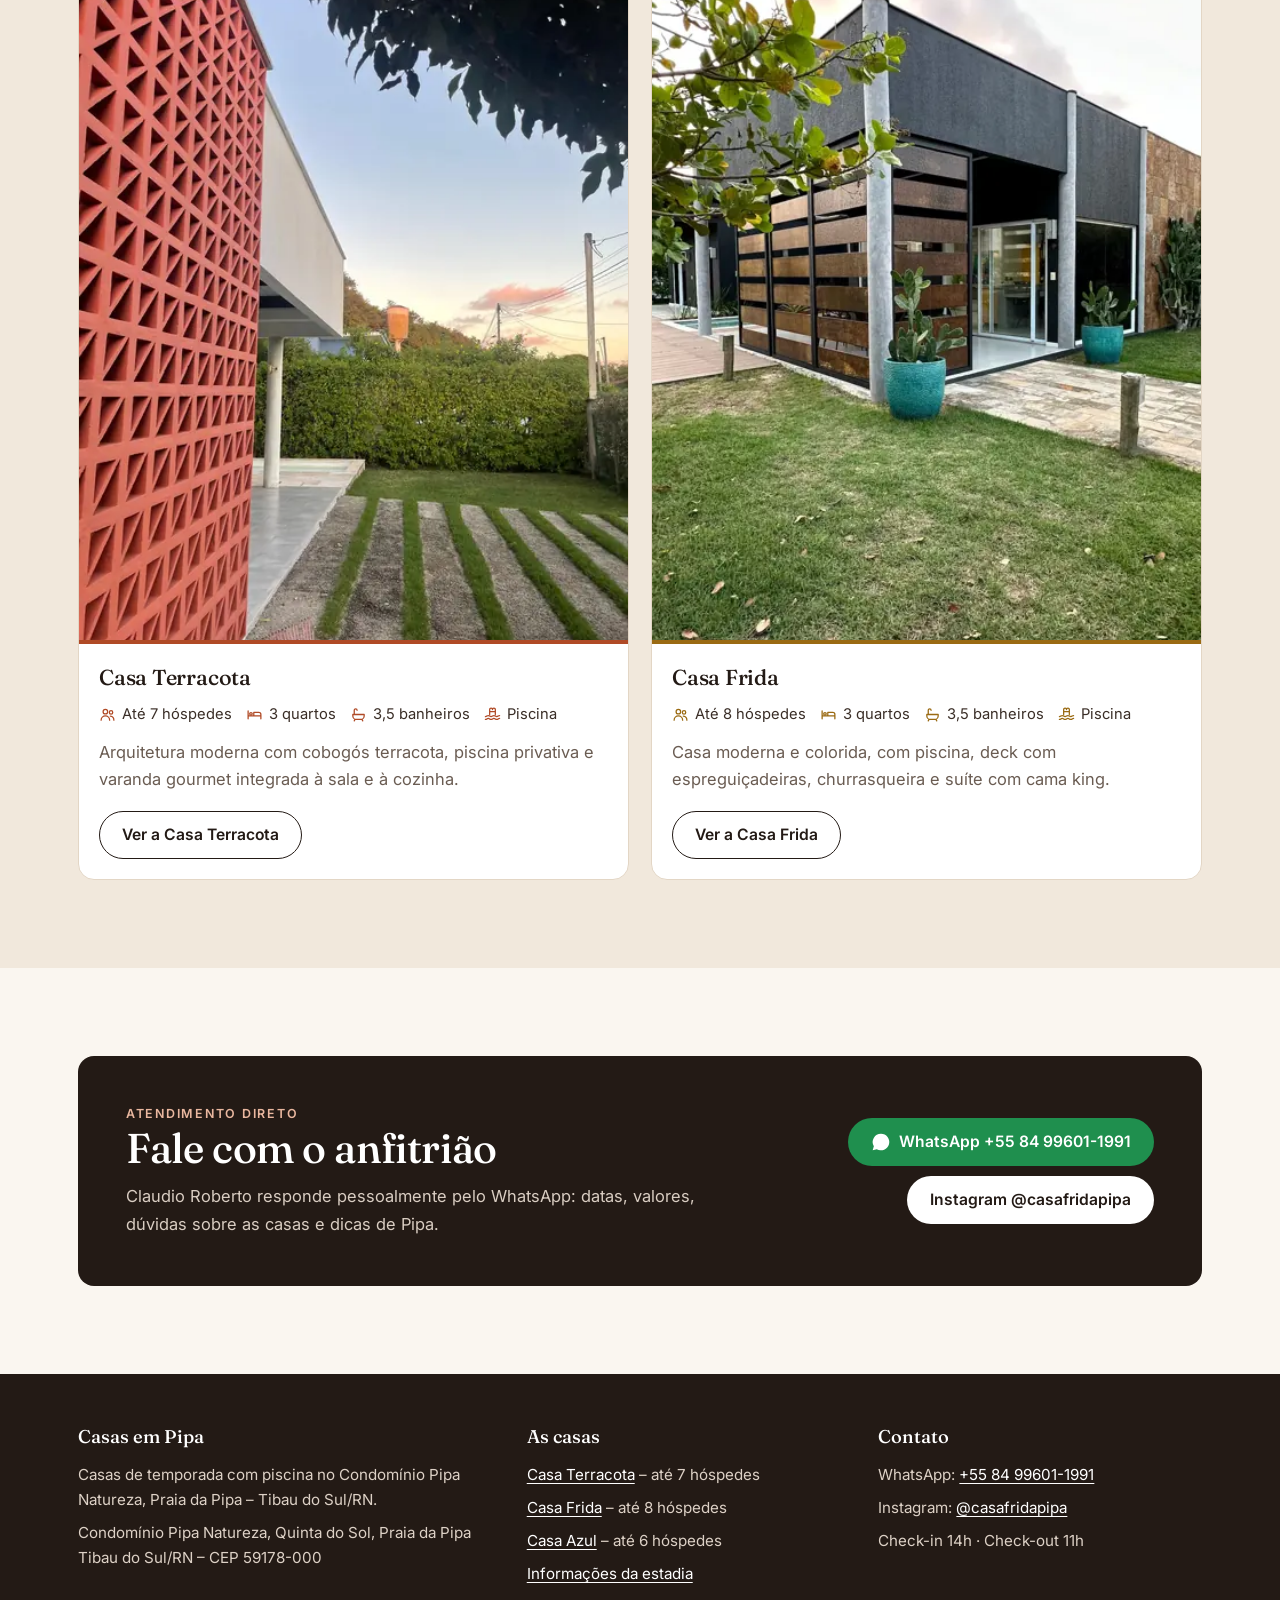
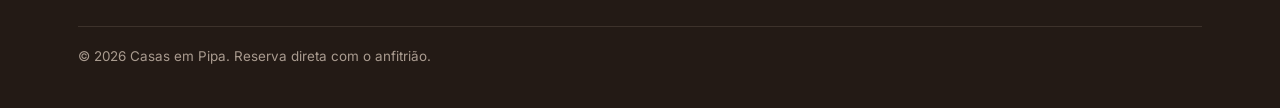
<file: casa-azul.html>
<!doctype html>
<html lang="pt-BR">
<head>
<meta charset="utf-8">
<meta name="viewport" content="width=device-width, initial-scale=1, viewport-fit=cover">
<title>Casa Azul – casa com 3 suítes e piscina para alugar em Pipa</title>
<meta name="description" content="Casa Azul: 3 suítes e piscina no Condomínio Pipa Natureza, Praia da Pipa (RN). Ideal para casais e famílias, até 6 hóspedes. Reserve direto pelo WhatsApp.">
<link rel="canonical" href="https://clau219.github.io/casas-pipa/casa-azul.html">
<meta name="robots" content="index, follow, max-image-preview:large">
<meta name="geo.region" content="BR-RN"><meta name="geo.placename" content="Praia da Pipa, Tibau do Sul"><meta name="geo.position" content="-6.229008;-35.072477">
<meta property="og:type" content="website"><meta property="og:locale" content="pt_BR"><meta property="og:site_name" content="Casas em Pipa">
<meta property="og:title" content="Casa Azul – casa com 3 suítes e piscina para alugar em Pipa"><meta property="og:description" content="Casa Azul: 3 suítes e piscina no Condomínio Pipa Natureza, Praia da Pipa (RN). Ideal para casais e famílias, até 6 hóspedes. Reserve direto pelo WhatsApp."><meta property="og:url" content="https://clau219.github.io/casas-pipa/casa-azul.html">
<meta property="og:image" content="https://clau219.github.io/casas-pipa/img/azul-piscina.webp"><meta name="twitter:card" content="summary_large_image">
<meta name="theme-color" content="#faf6f0">
<link rel="icon" href="favicon.svg" type="image/svg+xml">
<link rel="preconnect" href="https://fonts.googleapis.com"><link rel="preconnect" href="https://fonts.gstatic.com" crossorigin>
<link href="https://fonts.googleapis.com/css2?family=Fraunces:opsz,wght@9..144,500;9..144,600&family=Inter:wght@400;500;600;700&display=swap" rel="stylesheet">
<link rel="preload" as="image" href="img/sm/azul-piscina.webp" media="(max-width:899px)">
<link rel="stylesheet" href="style.css">
<script type="application/ld+json">{"@context": "https://schema.org", "@graph": [{"@type": "LodgingBusiness", "@id": "https://clau219.github.io/casas-pipa/casa-azul.html#casa", "name": "Casa Azul – Pipa Natureza", "description": "Casa Azul: 3 suítes e piscina no Condomínio Pipa Natureza, Praia da Pipa (RN). Ideal para casais e famílias, até 6 hóspedes. Reserve direto pelo WhatsApp.", "url": "https://clau219.github.io/casas-pipa/casa-azul.html", "telephone": "+55 84 99601-1991", "address": {"@type": "PostalAddress", "streetAddress": "Condomínio Pipa Natureza, Quinta do Sol", "addressLocality": "Tibau do Sul", "addressRegion": "RN", "postalCode": "59178-000", "addressCountry": "BR"}, "geo": {"@type": "GeoCoordinates", "latitude": -6.229008, "longitude": -35.072477}, "checkinTime": "14:00", "checkoutTime": "11:00", "numberOfRooms": 3, "amenityFeature": [{"@type": "LocationFeatureSpecification", "name": "Piscina privativa", "value": true}, {"@type": "LocationFeatureSpecification", "name": "Varanda com mesa de jantar", "value": true}, {"@type": "LocationFeatureSpecification", "name": "Churrasqueira", "value": true}, {"@type": "LocationFeatureSpecification", "name": "3 suítes com banheiro privativo e ar-condicionado", "value": true}, {"@type": "LocationFeatureSpecification", "name": "Cozinha equipada", "value": true}, {"@type": "LocationFeatureSpecification", "name": "Geladeira com freezer", "value": true}, {"@type": "LocationFeatureSpecification", "name": "Cervejeira", "value": true}, {"@type": "LocationFeatureSpecification", "name": "Smart TV na sala", "value": true}, {"@type": "LocationFeatureSpecification", "name": "Wi-Fi", "value": true}, {"@type": "LocationFeatureSpecification", "name": "Vaga para 1 carro", "value": true}, {"@type": "LocationFeatureSpecification", "name": "Roupa de cama e banho", "value": true}], "containedInPlace": {"@type": "Place", "name": "Condomínio Pipa Natureza, Praia da Pipa"}, "image": ["https://clau219.github.io/casas-pipa/img/azul-piscina.webp", "https://clau219.github.io/casas-pipa/img/azul-fachada.webp", "https://clau219.github.io/casas-pipa/img/azul-entrada.webp", "https://clau219.github.io/casas-pipa/img/azul-varanda.webp", "https://clau219.github.io/casas-pipa/img/azul-sala.webp", "https://clau219.github.io/casas-pipa/img/azul-cozinha.webp", "https://clau219.github.io/casas-pipa/img/azul-sala-jantar.webp", "https://clau219.github.io/casas-pipa/img/azul-sala-estar.webp", "https://clau219.github.io/casas-pipa/img/azul-suite-1.webp", "https://clau219.github.io/casas-pipa/img/azul-suite-2.webp", "https://clau219.github.io/casas-pipa/img/azul-suite-3.webp", "https://clau219.github.io/casas-pipa/img/azul-banheiro.webp", "https://clau219.github.io/casas-pipa/img/azul-piscina-jardim.webp", "https://clau219.github.io/casas-pipa/img/azul-jardim.webp"]}, {"@type": "BreadcrumbList", "itemListElement": [{"@type": "ListItem", "position": 1, "name": "Início", "item": "https://clau219.github.io/casas-pipa/"}, {"@type": "ListItem", "position": 2, "name": "Casa Azul", "item": "https://clau219.github.io/casas-pipa/casa-azul.html"}]}]}</script>
</head>
<body>
<a class="skip" href="#conteudo">Pular para o conteúdo</a>
<header class="top">
  <div class="wrap">
    <a class="logo" href="./" aria-label="Casas em Pipa – início"><svg viewBox="0 0 64 64" aria-hidden="true"><rect width="64" height="64" rx="16" fill="#b04a26"/><path d="M14 33 32 17l18 16v15H14z" fill="#faf6f0"/><path d="M14 52c4 0 4-3 9-3s5 3 9 3 5-3 9-3 5 3 9 3" stroke="#faf6f0" stroke-width="3" fill="none"/><rect x="27" y="35" width="10" height="13" rx="1" fill="#b04a26"/></svg><span class="txt">Casas em <span>Pipa</span></span></a>
    <nav class="menu" aria-label="Menu principal"><a href="./#casas">As casas</a><a href="estadia.html">A estadia</a><a href="estadia.html#chegada">Como chegar</a><a href="./#duvidas">Dúvidas</a><a href="#contato">Contato</a></nav>
    <a class="btn sm" href="#reservar">Reservar</a>
    <button class="menu-btn" type="button" aria-expanded="false" aria-controls="drawer" aria-label="Abrir menu"><svg viewBox="0 0 24 24" aria-hidden="true"><path d="M4 7h16M4 12h16M4 17h16" stroke="currentColor" stroke-width="2" stroke-linecap="round"/></svg></button>
  </div>
  <div class="drawer" id="drawer"><nav aria-label="Menu"><a href="./#casas">As casas</a><a href="estadia.html">A estadia</a><a href="estadia.html#chegada">Como chegar</a><a href="./#duvidas">Dúvidas</a><a href="#contato">Contato</a><a href="https://wa.me/5584996011991?text=Ol%C3%A1%21%20Vim%20pelo%20site%20das%20casas%20em%20Pipa." rel="nofollow">WhatsApp +55 84 99601-1991</a></nav></div>
</header>
<main id="conteudo">

<div class="wrap acc-azul">
  <nav class="crumbs" aria-label="Você está em"><a href="./">Início</a> › <a href="./#casas">As casas</a> › Casa Azul</nav>
  <div class="house-head">
    <div><p class="eyebrow" style="color:var(--accent)">Casa 40 · Condomínio Pipa Natureza</p>
      <h1>Casa Azul</h1><ul class="facts"><li><svg viewBox="0 0 24 24" aria-hidden="true"><circle cx="9" cy="8" r="3.2"/><path d="M3 20c0-3.3 2.7-6 6-6s6 2.7 6 6"/><circle cx="17" cy="9" r="2.4"/><path d="M16 14.2c2.9.3 5 2.6 5 5.8"/></svg>Até 6 hóspedes</li><li><svg viewBox="0 0 24 24" aria-hidden="true"><path d="M3 18V7M3 14h18v4M21 14v-2a3 3 0 0 0-3-3h-7v5"/><circle cx="7" cy="11" r="1.8"/></svg>3 quartos (3 suítes)</li><li><svg viewBox="0 0 24 24" aria-hidden="true"><path d="M4 12h16v2a5 5 0 0 1-5 5H9a5 5 0 0 1-5-5v-2zM6 12V6a2 2 0 0 1 4 0M7 19l-1 2M17 19l1 2"/></svg>3,5 banheiros</li><li><svg viewBox="0 0 24 24" aria-hidden="true"><path d="M2 15c2 0 2-1.5 4-1.5s2 1.5 4 1.5 2-1.5 4-1.5 2 1.5 4 1.5 2-1.5 4-1.5M2 19c2 0 2-1.5 4-1.5s2 1.5 4 1.5 2-1.5 4-1.5 2 1.5 4 1.5 2-1.5 4-1.5M8 12V5a2 2 0 0 1 4 0M16 12V5a2 2 0 0 0-4 0M8 8h8"/></svg>Piscina</li></ul></div>
    <span class="rating"><svg viewBox="0 0 24 24" aria-hidden="true"><path d="M12 2.5l2.9 6.1 6.6.8-4.9 4.5 1.3 6.6L12 17.2l-5.9 3.3 1.3-6.6L2.5 9.4l6.6-.8z"/></svg>4,82<span class="sr"> de 5</span> <a href="https://www.airbnb.com.br/rooms/1315796557769332463" rel="noopener" target="_blank">no Airbnb</a></span>
  </div>
  <div class="gal">
    <div class="gal-grid"><button type="button" data-lb="img/azul-piscina.webp" aria-label="Ampliar foto: Piscina da Casa Azul no Condomínio Pipa Natureza, Pipa RN"><img src="img/azul-piscina.webp" srcset="img/sm/azul-piscina.webp 640w, img/azul-piscina.webp 1200w" sizes="(min-width:900px) 50vw, 88vw" alt="Piscina da Casa Azul no Condomínio Pipa Natureza, Pipa RN" width="1200" height="1600" fetchpriority="high"></button><button type="button" data-lb="img/azul-fachada.webp" aria-label="Ampliar foto: Casa Azul com cobogós brancos e jardim"><img src="img/azul-fachada.webp" srcset="img/sm/azul-fachada.webp 640w, img/azul-fachada.webp 1200w" sizes="(min-width:900px) 25vw, 88vw" alt="Casa Azul com cobogós brancos e jardim" width="1200" height="1600" decoding="async"></button><button type="button" data-lb="img/azul-entrada.webp" aria-label="Ampliar foto: Entrada da casa com caminho de pedras"><img src="img/azul-entrada.webp" srcset="img/sm/azul-entrada.webp 640w, img/azul-entrada.webp 1200w" sizes="(min-width:900px) 25vw, 88vw" alt="Entrada da casa com caminho de pedras" width="1200" height="1600" decoding="async"></button><button type="button" data-lb="img/azul-varanda.webp" aria-label="Ampliar foto: Varanda com mesa de jantar ao lado da piscina"><img src="img/azul-varanda.webp" srcset="img/sm/azul-varanda.webp 640w, img/azul-varanda.webp 1200w" sizes="(min-width:900px) 25vw, 88vw" alt="Varanda com mesa de jantar ao lado da piscina" width="1200" height="1600" decoding="async"></button><button type="button" data-lb="img/azul-sala.webp" aria-label="Ampliar foto: Sala de estar integrada"><img src="img/azul-sala.webp" srcset="img/sm/azul-sala.webp 640w, img/azul-sala.webp 1200w" sizes="(min-width:900px) 25vw, 88vw" alt="Sala de estar integrada" width="1200" height="1600" decoding="async"></button><button type="button" data-lb="img/azul-cozinha.webp" aria-label="Ampliar foto: Cozinha com bancada azul"><img src="img/azul-cozinha.webp" srcset="img/sm/azul-cozinha.webp 640w, img/azul-cozinha.webp 1200w" sizes="(min-width:900px) 50vw, 88vw" alt="Cozinha com bancada azul" width="1200" height="1600" loading="lazy" decoding="async"></button><button type="button" data-lb="img/azul-sala-jantar.webp" aria-label="Ampliar foto: Sala de jantar e cozinha"><img src="img/azul-sala-jantar.webp" srcset="img/sm/azul-sala-jantar.webp 640w, img/azul-sala-jantar.webp 1200w" sizes="(min-width:900px) 50vw, 88vw" alt="Sala de jantar e cozinha" width="1200" height="1600" loading="lazy" decoding="async"></button><button type="button" data-lb="img/azul-sala-estar.webp" aria-label="Ampliar foto: Sala com vista para a piscina"><img src="img/azul-sala-estar.webp" srcset="img/sm/azul-sala-estar.webp 640w, img/azul-sala-estar.webp 1200w" sizes="(min-width:900px) 50vw, 88vw" alt="Sala com vista para a piscina" width="1200" height="1600" loading="lazy" decoding="async"></button><button type="button" data-lb="img/azul-suite-1.webp" aria-label="Ampliar foto: Suíte com cama de casal"><img src="img/azul-suite-1.webp" srcset="img/sm/azul-suite-1.webp 640w, img/azul-suite-1.webp 1200w" sizes="(min-width:900px) 50vw, 88vw" alt="Suíte com cama de casal" width="1200" height="1600" loading="lazy" decoding="async"></button><button type="button" data-lb="img/azul-suite-2.webp" aria-label="Ampliar foto: Suíte com acesso à área da piscina"><img src="img/azul-suite-2.webp" srcset="img/sm/azul-suite-2.webp 640w, img/azul-suite-2.webp 1200w" sizes="(min-width:900px) 50vw, 88vw" alt="Suíte com acesso à área da piscina" width="1200" height="1600" loading="lazy" decoding="async"></button><button type="button" data-lb="img/azul-suite-3.webp" aria-label="Ampliar foto: Suíte com cama de casal e ar-condicionado"><img src="img/azul-suite-3.webp" srcset="img/sm/azul-suite-3.webp 640w, img/azul-suite-3.webp 1200w" sizes="(min-width:900px) 50vw, 88vw" alt="Suíte com cama de casal e ar-condicionado" width="1200" height="1600" loading="lazy" decoding="async"></button><button type="button" data-lb="img/azul-banheiro.webp" aria-label="Ampliar foto: Banheiro de uma das suítes"><img src="img/azul-banheiro.webp" srcset="img/sm/azul-banheiro.webp 640w, img/azul-banheiro.webp 1200w" sizes="(min-width:900px) 50vw, 88vw" alt="Banheiro de uma das suítes" width="1200" height="1600" loading="lazy" decoding="async"></button><button type="button" data-lb="img/azul-piscina-jardim.webp" aria-label="Ampliar foto: Piscina e jardim arborizado"><img src="img/azul-piscina-jardim.webp" srcset="img/sm/azul-piscina-jardim.webp 640w, img/azul-piscina-jardim.webp 1200w" sizes="(min-width:900px) 50vw, 88vw" alt="Piscina e jardim arborizado" width="1200" height="1600" loading="lazy" decoding="async"></button><button type="button" data-lb="img/azul-jardim.webp" aria-label="Ampliar foto: Jardim gramado da Casa Azul"><img src="img/azul-jardim.webp" srcset="img/sm/azul-jardim.webp 640w, img/azul-jardim.webp 1200w" sizes="(min-width:900px) 50vw, 88vw" alt="Jardim gramado da Casa Azul" width="1200" height="1600" loading="lazy" decoding="async"></button></div>
    <span class="gal-count" aria-hidden="true">1 / 14</span>
    <button class="btn light sm gal-all" type="button" data-lb-open>Ver as 14 fotos</button>
  </div>

  <div class="house-layout">
    <div>
      <div class="block"><h2>Sobre a casa</h2><p class="lead" style="margin-bottom:14px">Piscina privativa, varanda com mesa ao ar livre e três suítes — perfeita para casais viajando juntos ou famílias.</p><p>A Casa Azul é a opção ideal para quem procura casa para alugar em Pipa com privacidade para cada casal: são 3 suítes, cada uma com seu próprio banheiro.</p><p>Acomoda até 6 pessoas (2 camas de casal e 2 de solteiro). A casa tem piscina privativa cercada de jardim, varanda com mesa de jantar ao ar livre, churrasqueira, cozinha equipada com cervejeira, TV na sala e vaga para 1 carro.</p><p>Fica no Condomínio Pipa Natureza, ao lado da Casa Frida, em uma região tranquila e arborizada, com acesso por trilha à Praia do Madeiro e a poucos minutos do centro de Pipa.</p>
        <p class="ideal" style="margin-top:8px"><b>Ideal para:</b> Casais viajando juntos ou famílias que querem um banheiro para cada quarto.</p></div>
      <div class="block"><h2>Quartos e camas</h2><div class="rooms"><div class="room"><b>Suíte 1</b><span>1 cama de casal · banheiro privativo · ar-condicionado</span></div><div class="room"><b>Suíte 2</b><span>1 cama de casal · banheiro privativo · ar-condicionado</span></div><div class="room"><b>Suíte 3</b><span>2 camas de solteiro · banheiro privativo · ar-condicionado</span></div></div></div>
      <div class="block"><h2>Comodidades</h2><ul class="amen"><li>Piscina privativa</li><li>Varanda com mesa de jantar</li><li>Churrasqueira</li><li>3 suítes com banheiro privativo e ar-condicionado</li><li>Cozinha equipada</li><li>Geladeira com freezer</li><li>Cervejeira</li><li>Smart TV na sala</li><li>Wi-Fi</li><li>Vaga para 1 carro</li><li>Roupa de cama e banho</li></ul></div>
      <div class="block"><h2>Bom saber</h2><div class="know"><div><b>Check-in</b><span>a partir das 14h</span></div><div><b>Check-out</b><span>até as 11h</span></div><div><b>Estadia mínima</b><span>2 noites</span></div><div><b>Estacionamento</b><span>1 vaga + rua</span></div></div><ul class="amen" style="columns:1"><li>Animais de estimação são bem-vindos, com taxa única de R$ 150 por estadia. Animais de serviço não pagam. Avise ao reservar.</li><li>Cancelamento até 30 dias antes da entrada: reembolso integral. Entre 30 e 7 dias antes: reembolso de 50% do valor pago. A menos de 7 dias da entrada: sem reembolso.</li><li>Sem taxa de limpeza na reserva direta.</li></ul>
        <p class="mt">Entrada autônoma: as chaves ficam em um cofre ao lado da porta, e o código é enviado um dia antes da chegada.
        <a class="link" href="estadia.html">Regras e informações da estadia</a></p></div>
      <div class="block"><h2>Localização</h2>
        <p>Condomínio Pipa Natureza, Quinta do Sol, Casa 40 – Praia da Pipa, Tibau do Sul/RN. Trilha de cerca de 20 minutos até a Praia do Madeiro.</p>
        <iframe class="map" src="https://maps.google.com/maps?q=-6.229008,-35.072477&z=15&output=embed" title="Mapa: Condomínio Pipa Natureza, Praia da Pipa" loading="lazy" referrerpolicy="no-referrer-when-downgrade"></iframe>
        <p class="mt"><a class="link" href="https://www.google.com/maps/search/?api=1&query=-6.229008,-35.072477" rel="noopener" target="_blank">Abrir no Google Maps</a> &nbsp; <a class="link" href="estadia.html#chegada">Como chegar</a></p></div>
    </div>
    <aside aria-label="Consultar disponibilidade da Casa Azul"><form class="booking reserva" id="reservar" novalidate aria-label="Consultar disponibilidade">
  <h2 id="f-casa-azul-t">Consulte a Casa Azul</h2><p class="sub">Valores e datas confirmados pelo anfitrião no WhatsApp.</p>
  <div class="fields">
    <input type="hidden" name="casa" value="Casa Azul" data-max="6">
    <div class="field"><label for="f-casa-azul-ent">Entrada</label><input type="date" id="f-casa-azul-ent" name="entrada" required></div>
    <div class="field"><label for="f-casa-azul-sai">Saída</label><input type="date" id="f-casa-azul-sai" name="saida" required></div>
    <div class="field"><label for="f-casa-azul-hos">Hóspedes</label><input type="number" id="f-casa-azul-hos" name="hospedes" min="1" value="2" inputmode="numeric" required></div>
    <div class="field full"><label for="f-casa-azul-obs">Observações (opcional)</label><textarea id="f-casa-azul-obs" name="obs" rows="2" placeholder="Ex.: horário de chegada, crianças"></textarea></div>
    <div class="actions field full"><button class="btn wa block" type="submit"><svg viewBox="0 0 24 24" aria-hidden="true"><path d="M17.5 14.4c-.3-.1-1.7-.8-2-.9-.3-.1-.5-.1-.7.1-.2.3-.8.9-.9 1.1-.2.2-.3.2-.6.1-.3-.1-1.2-.5-2.3-1.4-.9-.8-1.4-1.7-1.6-2-.2-.3 0-.5.1-.6l.4-.5c.1-.2.2-.3.3-.5.1-.2 0-.4 0-.5l-.9-2.2c-.2-.6-.5-.5-.7-.5h-.6c-.2 0-.5.1-.8.4-.3.3-1 1-1 2.5s1.1 2.9 1.2 3.1c.1.2 2.1 3.2 5.1 4.5.7.3 1.3.5 1.7.6.7.2 1.4.2 1.9.1.6-.1 1.7-.7 2-1.4.2-.7.2-1.2.2-1.4-.1-.1-.3-.2-.6-.3zM12 2a10 10 0 0 0-8.6 15.1L2 22l5-1.3A10 10 0 1 0 12 2z"/></svg> Consultar no WhatsApp</button></div>
  </div>
  <p class="form-msg" role="status" aria-live="polite"></p>
  <noscript><p><a class="btn wa" href="https://wa.me/5584996011991?text=Ol%C3%A1%21%20Gostaria%20de%20consultar%20disponibilidade%20das%20casas%20em%20Pipa.">Falar no WhatsApp</a></p></noscript>
  <p class="next-step"><svg viewBox="0 0 24 24" aria-hidden="true"><path d="M12 2a10 10 0 1 0 0 20 10 10 0 0 0 0-20zm1 15h-2v-6h2zm0-8h-2V7h2z"/></svg><span>O WhatsApp abre com sua mensagem pronta. O anfitrião responde com disponibilidade e valor — nada é cobrado nesta etapa. Estadia mínima de 2 noites.</span></p>
</form></aside>
  </div>
</div>

<section class="alt" aria-labelledby="out-t" style="margin-top:40px"><div class="wrap">
  <h2 id="out-t">Outras casas no Pipa Natureza</h2>
  <p class="lead">Viajando em grupo? As casas ficam no mesmo condomínio e podem ser reservadas juntas.</p>
  <div class="houses" style="grid-template-columns:repeat(auto-fit,minmax(260px,1fr))">
    <article class="house acc-terracota">
      <a class="ph" href="casa-terracota.html" tabindex="-1" aria-hidden="true"><img src="img/terracota-jardim.webp" srcset="img/sm/terracota-jardim.webp 640w, img/terracota-jardim.webp 1200w" sizes="(min-width:760px) 50vw, 100vw" alt="" width="1200" height="1600" loading="lazy" decoding="async"></a>
      <div class="body"><h3><a href="casa-terracota.html" style="color:inherit;text-decoration:none">Casa Terracota</a></h3><ul class="facts"><li><svg viewBox="0 0 24 24" aria-hidden="true"><circle cx="9" cy="8" r="3.2"/><path d="M3 20c0-3.3 2.7-6 6-6s6 2.7 6 6"/><circle cx="17" cy="9" r="2.4"/><path d="M16 14.2c2.9.3 5 2.6 5 5.8"/></svg>Até 7 hóspedes</li><li><svg viewBox="0 0 24 24" aria-hidden="true"><path d="M3 18V7M3 14h18v4M21 14v-2a3 3 0 0 0-3-3h-7v5"/><circle cx="7" cy="11" r="1.8"/></svg>3 quartos</li><li><svg viewBox="0 0 24 24" aria-hidden="true"><path d="M4 12h16v2a5 5 0 0 1-5 5H9a5 5 0 0 1-5-5v-2zM6 12V6a2 2 0 0 1 4 0M7 19l-1 2M17 19l1 2"/></svg>3,5 banheiros</li><li><svg viewBox="0 0 24 24" aria-hidden="true"><path d="M2 15c2 0 2-1.5 4-1.5s2 1.5 4 1.5 2-1.5 4-1.5 2 1.5 4 1.5 2-1.5 4-1.5M2 19c2 0 2-1.5 4-1.5s2 1.5 4 1.5 2-1.5 4-1.5 2 1.5 4 1.5 2-1.5 4-1.5M8 12V5a2 2 0 0 1 4 0M16 12V5a2 2 0 0 0-4 0M8 8h8"/></svg>Piscina</li></ul><p>Arquitetura moderna com cobogós terracota, piscina privativa e varanda gourmet integrada à sala e à cozinha.</p>
        <div class="ctas"><a class="btn ghost" href="casa-terracota.html">Ver a Casa Terracota</a></div></div></article>
    <article class="house acc-frida">
      <a class="ph" href="casa-frida.html" tabindex="-1" aria-hidden="true"><img src="img/frida-fachada.webp" srcset="img/sm/frida-fachada.webp 640w, img/frida-fachada.webp 1200w" sizes="(min-width:760px) 50vw, 100vw" alt="" width="1200" height="1600" loading="lazy" decoding="async"></a>
      <div class="body"><h3><a href="casa-frida.html" style="color:inherit;text-decoration:none">Casa Frida</a></h3><ul class="facts"><li><svg viewBox="0 0 24 24" aria-hidden="true"><circle cx="9" cy="8" r="3.2"/><path d="M3 20c0-3.3 2.7-6 6-6s6 2.7 6 6"/><circle cx="17" cy="9" r="2.4"/><path d="M16 14.2c2.9.3 5 2.6 5 5.8"/></svg>Até 8 hóspedes</li><li><svg viewBox="0 0 24 24" aria-hidden="true"><path d="M3 18V7M3 14h18v4M21 14v-2a3 3 0 0 0-3-3h-7v5"/><circle cx="7" cy="11" r="1.8"/></svg>3 quartos</li><li><svg viewBox="0 0 24 24" aria-hidden="true"><path d="M4 12h16v2a5 5 0 0 1-5 5H9a5 5 0 0 1-5-5v-2zM6 12V6a2 2 0 0 1 4 0M7 19l-1 2M17 19l1 2"/></svg>3,5 banheiros</li><li><svg viewBox="0 0 24 24" aria-hidden="true"><path d="M2 15c2 0 2-1.5 4-1.5s2 1.5 4 1.5 2-1.5 4-1.5 2 1.5 4 1.5 2-1.5 4-1.5M2 19c2 0 2-1.5 4-1.5s2 1.5 4 1.5 2-1.5 4-1.5 2 1.5 4 1.5 2-1.5 4-1.5M8 12V5a2 2 0 0 1 4 0M16 12V5a2 2 0 0 0-4 0M8 8h8"/></svg>Piscina</li></ul><p>Casa moderna e colorida, com piscina, deck com espreguiçadeiras, churrasqueira e suíte com cama king.</p>
        <div class="ctas"><a class="btn ghost" href="casa-frida.html">Ver a Casa Frida</a></div></div></article></div>
</div></section>

<dialog class="lb" aria-label="Fotos da Casa Azul">
  <div class="lb-top"><span class="lb-n" aria-live="polite"></span><button class="lb-btn lb-close" type="button" aria-label="Fechar">✕</button></div>
  <button class="lb-btn lb-prev" type="button" aria-label="Foto anterior">‹</button>
  <div class="lb-stage"><img alt=""></div>
  <button class="lb-btn lb-next" type="button" aria-label="Próxima foto">›</button>
  <p class="lb-cap"></p>
</dialog>

<section id="contato" aria-labelledby="ct"><div class="wrap">
  <div class="cta-band">
    <div><p class="eyebrow" style="color:#e9b79f">Atendimento direto</p><h2 id="ct">Fale com o anfitrião</h2>
      <p>Claudio Roberto responde pessoalmente pelo WhatsApp: datas, valores, dúvidas sobre as casas e dicas de Pipa.</p></div>
    <div class="row"><a class="btn wa" href="https://wa.me/5584996011991?text=Ol%C3%A1%21%20Vim%20pelo%20site%20e%20tenho%20uma%20d%C3%BAvida%20sobre%20a%20Casa%20Azul." rel="nofollow"><svg viewBox="0 0 24 24" aria-hidden="true"><path d="M17.5 14.4c-.3-.1-1.7-.8-2-.9-.3-.1-.5-.1-.7.1-.2.3-.8.9-.9 1.1-.2.2-.3.2-.6.1-.3-.1-1.2-.5-2.3-1.4-.9-.8-1.4-1.7-1.6-2-.2-.3 0-.5.1-.6l.4-.5c.1-.2.2-.3.3-.5.1-.2 0-.4 0-.5l-.9-2.2c-.2-.6-.5-.5-.7-.5h-.6c-.2 0-.5.1-.8.4-.3.3-1 1-1 2.5s1.1 2.9 1.2 3.1c.1.2 2.1 3.2 5.1 4.5.7.3 1.3.5 1.7.6.7.2 1.4.2 1.9.1.6-.1 1.7-.7 2-1.4.2-.7.2-1.2.2-1.4-.1-.1-.3-.2-.6-.3zM12 2a10 10 0 0 0-8.6 15.1L2 22l5-1.3A10 10 0 1 0 12 2z"/></svg> WhatsApp +55 84 99601-1991</a>
      <a class="btn light" href="https://instagram.com/casafridapipa" rel="noopener" target="_blank">Instagram @casafridapipa</a></div>
  </div>
</div></section>
</main>
<footer><div class="wrap">
  <div class="cols">
    <div><h4>Casas em Pipa</h4><p>Casas de temporada com piscina no Condomínio Pipa Natureza, Praia da Pipa – Tibau do Sul/RN.</p>
      <p>Condomínio Pipa Natureza, Quinta do Sol, Praia da Pipa<br>Tibau do Sul/RN – CEP 59178-000</p></div>
    <div><h4>As casas</h4><p><a href="casa-terracota.html">Casa Terracota</a> – até 7 hóspedes</p><p><a href="casa-frida.html">Casa Frida</a> – até 8 hóspedes</p><p><a href="casa-azul.html">Casa Azul</a> – até 6 hóspedes</p><p><a href="estadia.html">Informações da estadia</a></p></div>
    <div><h4>Contato</h4><p>WhatsApp: <a href="https://wa.me/5584996011991?text=Ol%C3%A1%21%20Vim%20pelo%20site%20das%20casas%20em%20Pipa." rel="nofollow">+55 84 99601-1991</a></p>
      <p>Instagram: <a href="https://instagram.com/casafridapipa" rel="noopener" target="_blank">@casafridapipa</a></p>
      <p>Check-in 14h · Check-out 11h</p></div>
  </div>
  <p class="fine">© 2026 Casas em Pipa. Reserva direta com o anfitrião.</p>
</div></footer>
<div class="mbar"><a class="btn" href="#reservar">Consultar datas</a><a class="btn wa" href="https://wa.me/5584996011991?text=Ol%C3%A1%21%20Vim%20pelo%20site%20e%20tenho%20uma%20d%C3%BAvida%20sobre%20a%20Casa%20Azul." rel="nofollow" aria-label="Falar no WhatsApp"><svg viewBox="0 0 24 24" aria-hidden="true"><path d="M17.5 14.4c-.3-.1-1.7-.8-2-.9-.3-.1-.5-.1-.7.1-.2.3-.8.9-.9 1.1-.2.2-.3.2-.6.1-.3-.1-1.2-.5-2.3-1.4-.9-.8-1.4-1.7-1.6-2-.2-.3 0-.5.1-.6l.4-.5c.1-.2.2-.3.3-.5.1-.2 0-.4 0-.5l-.9-2.2c-.2-.6-.5-.5-.7-.5h-.6c-.2 0-.5.1-.8.4-.3.3-1 1-1 2.5s1.1 2.9 1.2 3.1c.1.2 2.1 3.2 5.1 4.5.7.3 1.3.5 1.7.6.7.2 1.4.2 1.9.1.6-.1 1.7-.7 2-1.4.2-.7.2-1.2.2-1.4-.1-.1-.3-.2-.6-.3zM12 2a10 10 0 0 0-8.6 15.1L2 22l5-1.3A10 10 0 1 0 12 2z"/></svg></a></div>
<script>window.SITE={whatsapp:"5584996011991",minNoites:2};</script>
<script src="site.js" defer></script>
</body></html>
</file>
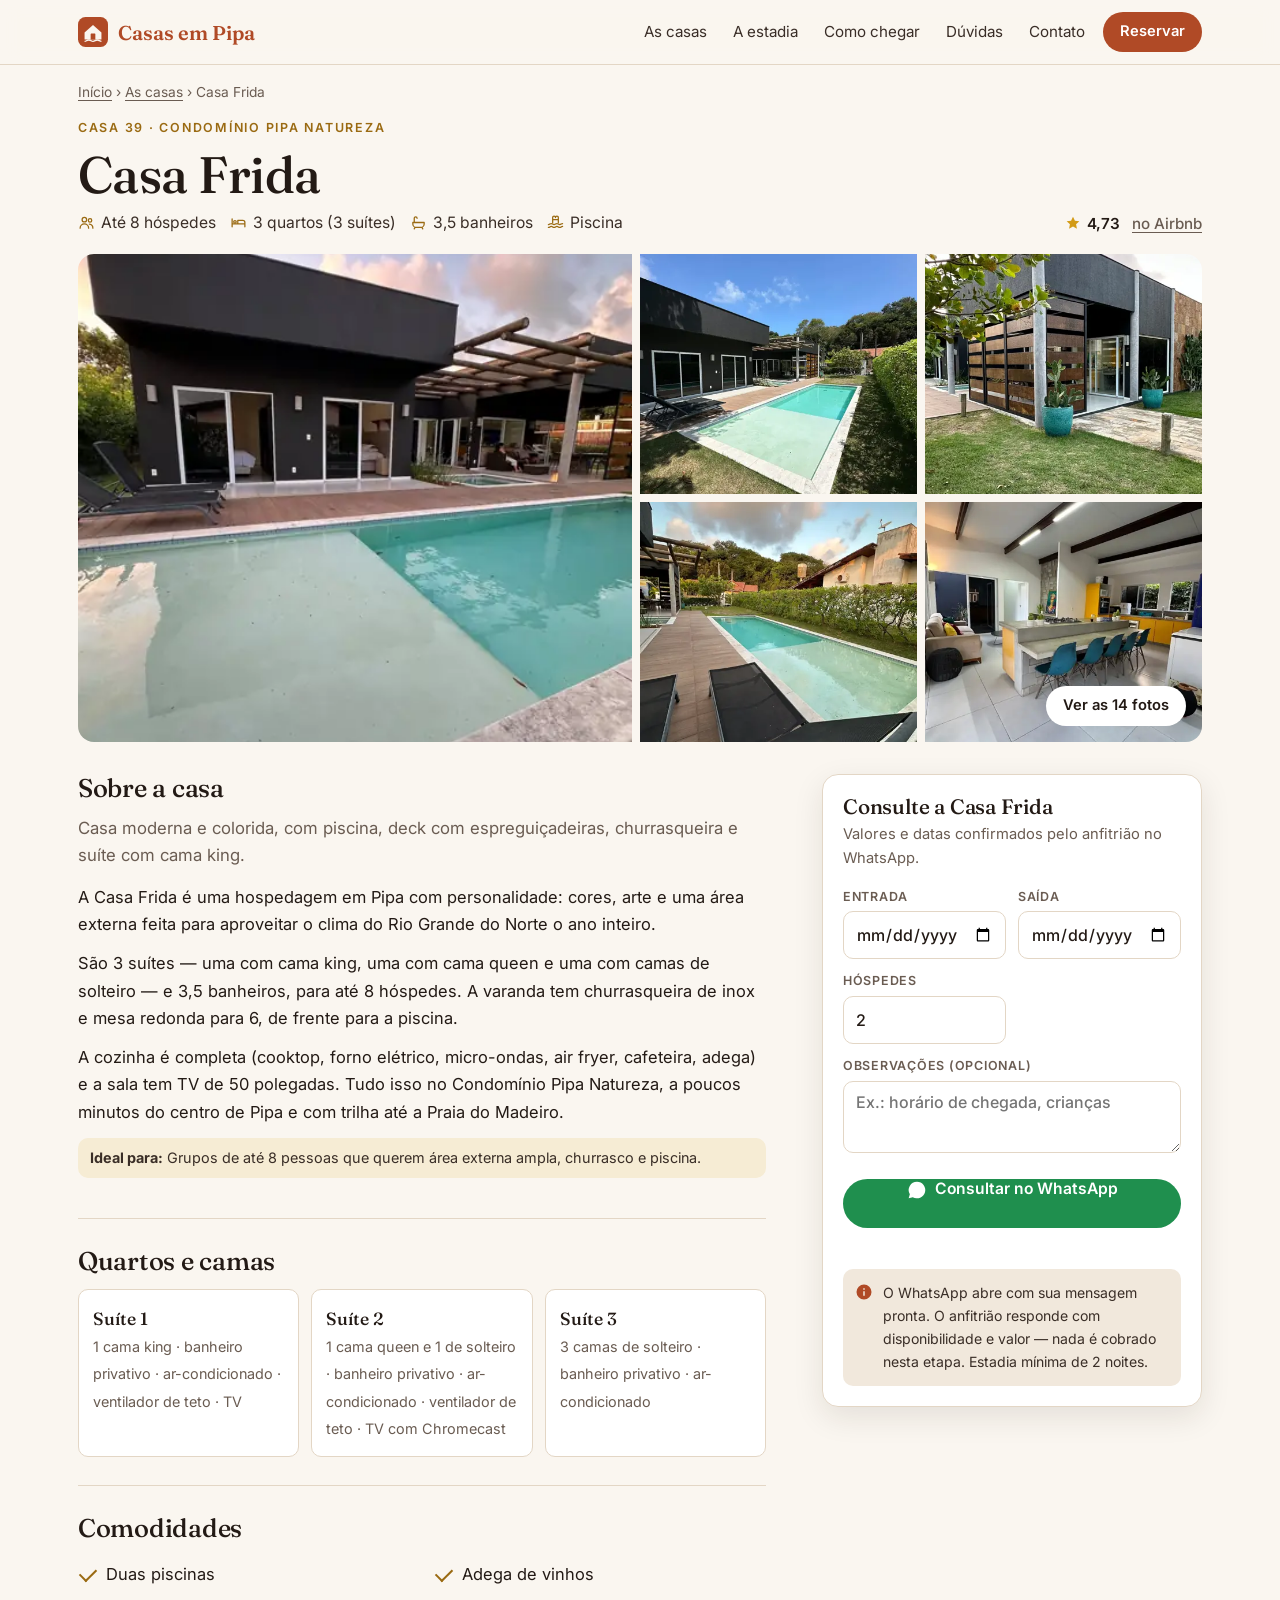
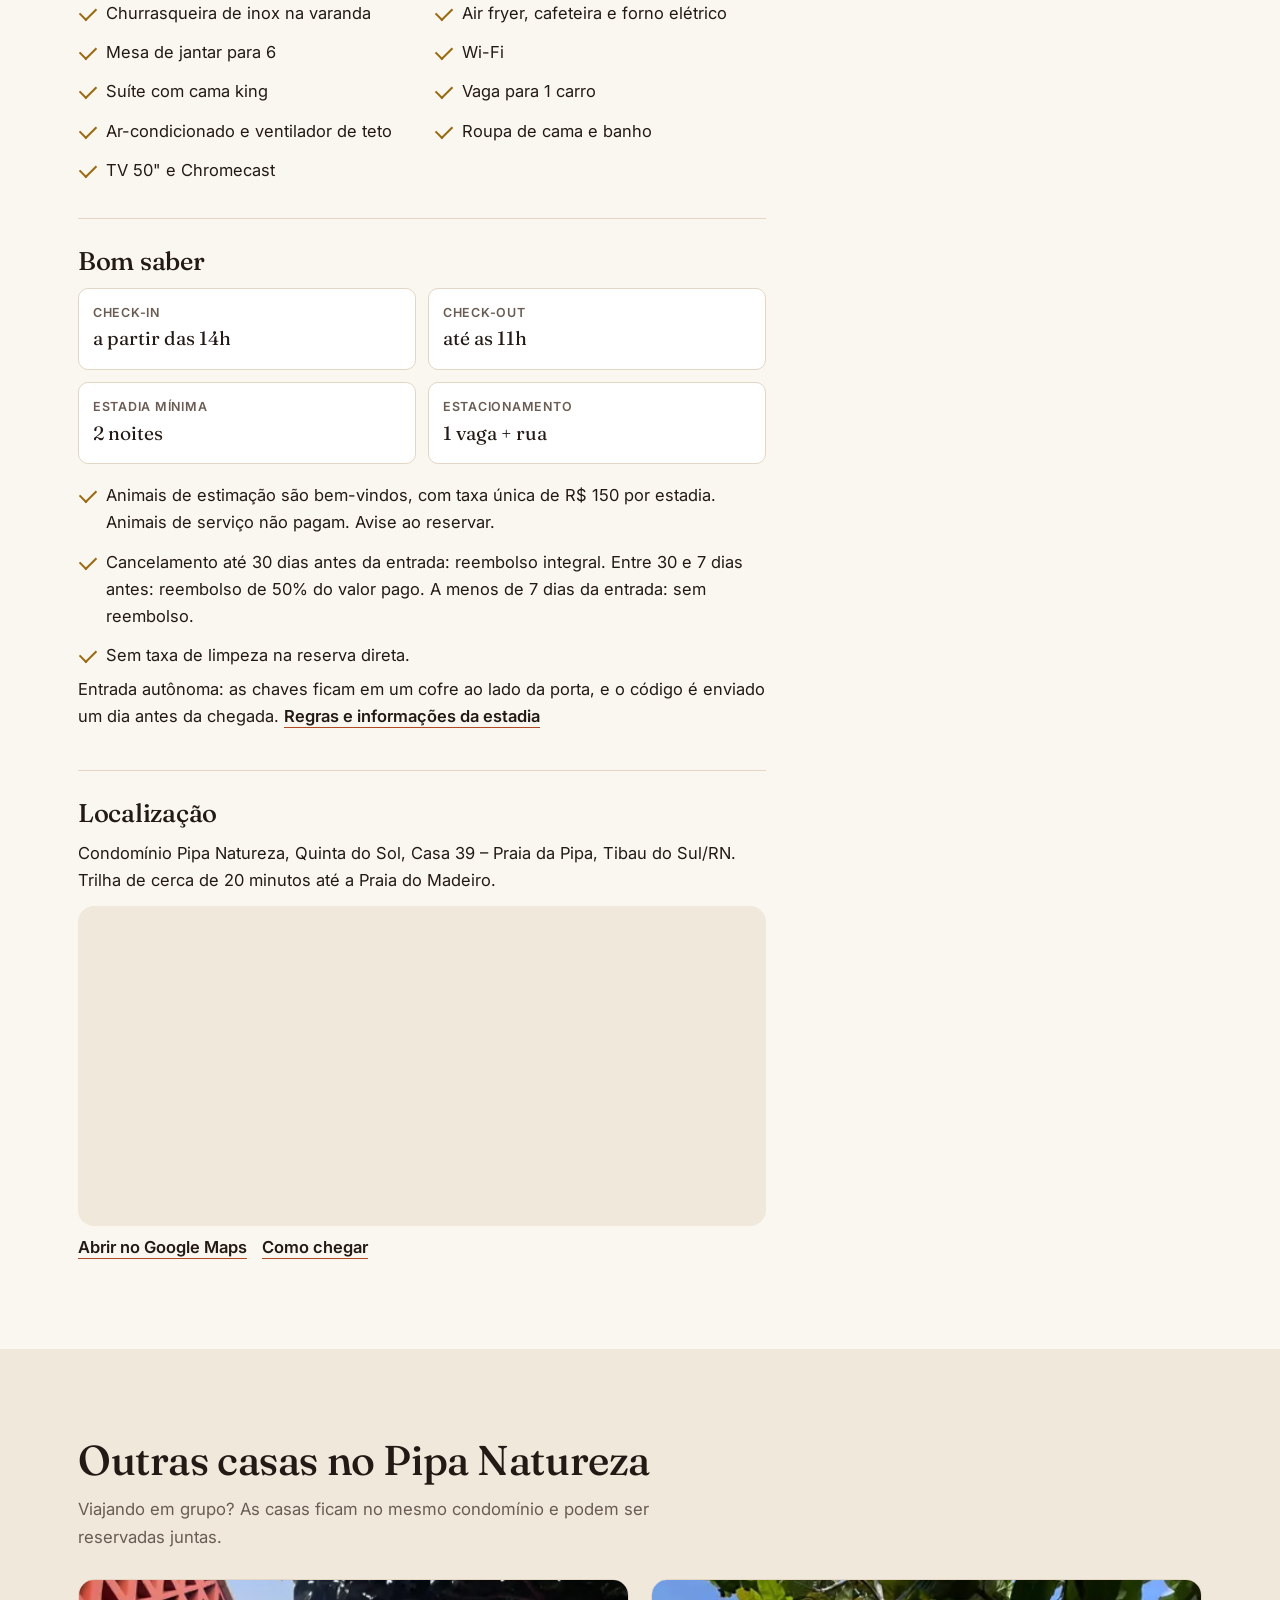
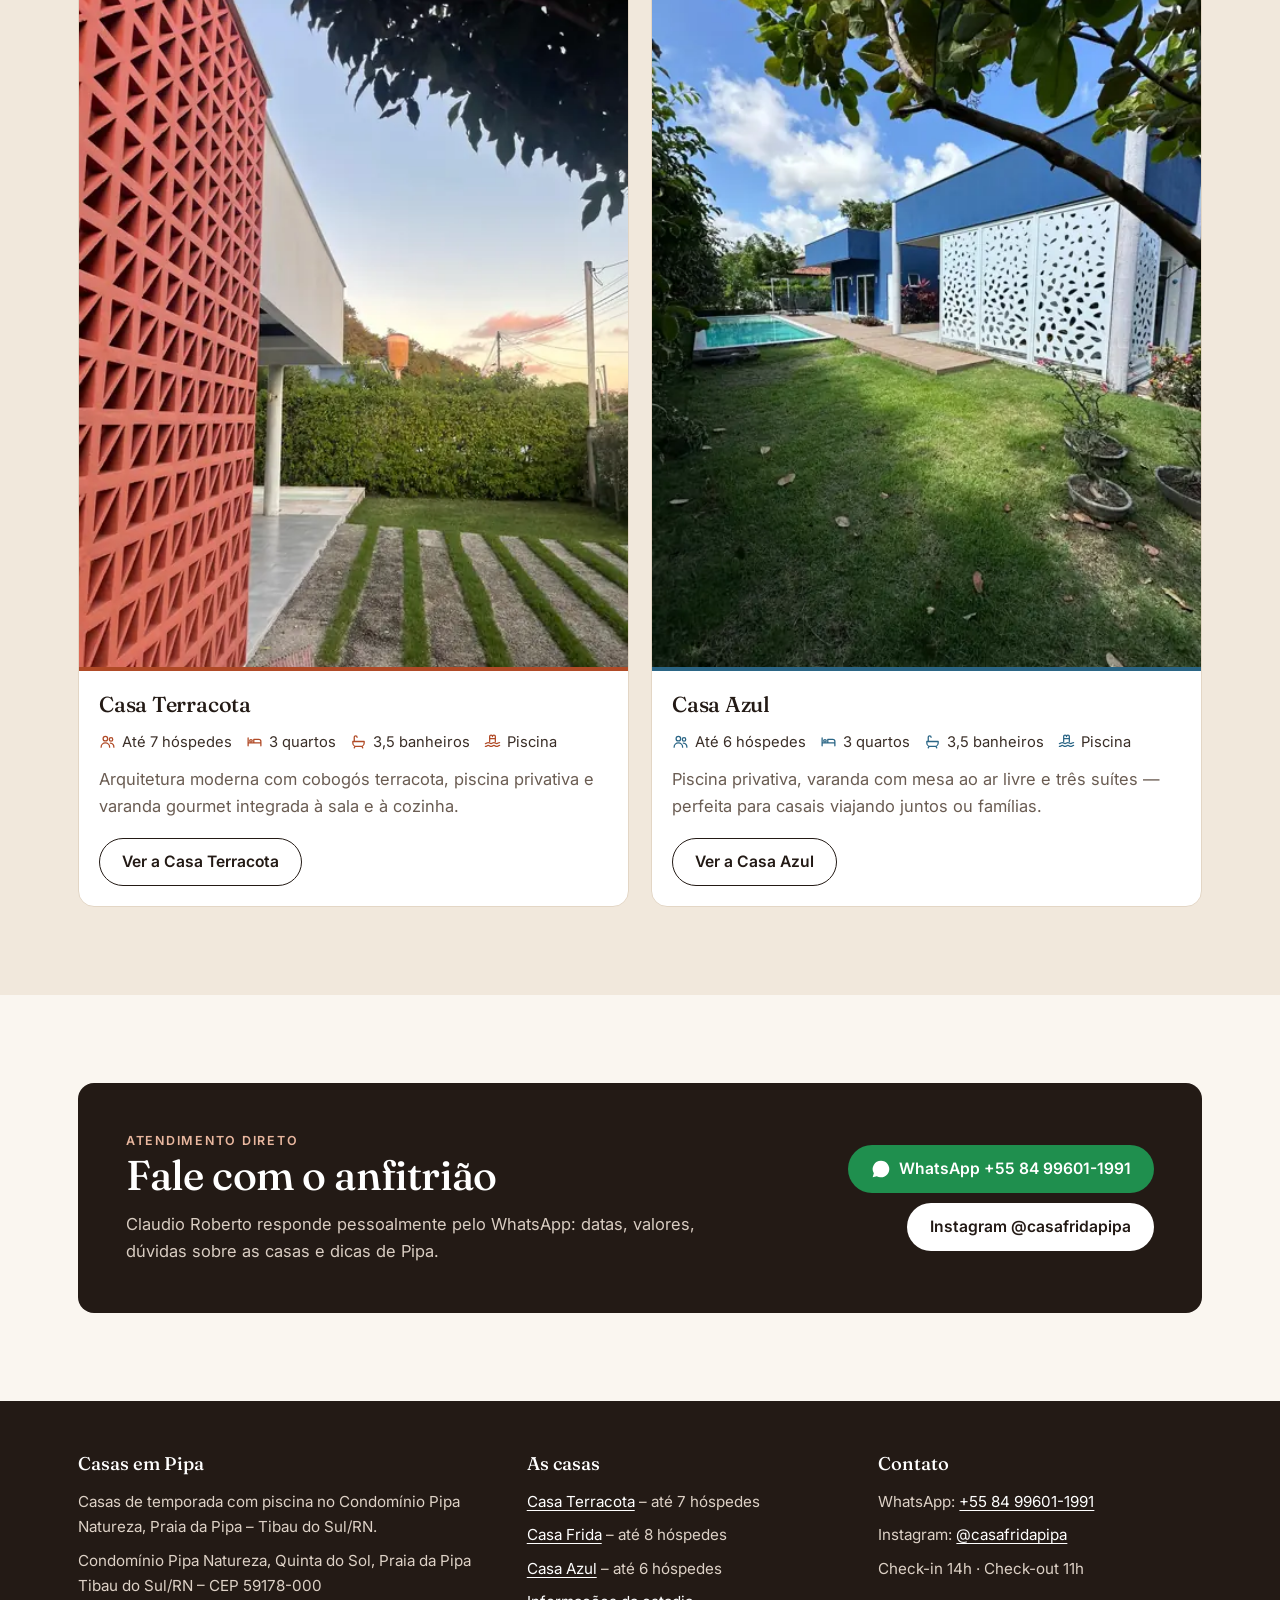
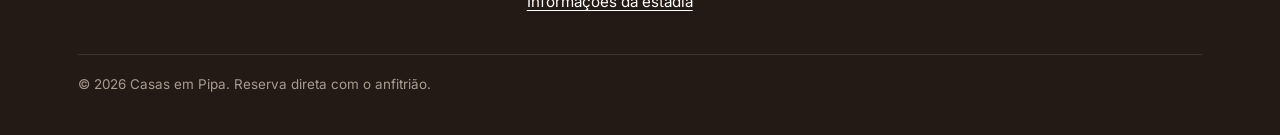
<file: casa-frida.html>
<!doctype html>
<html lang="pt-BR">
<head>
<meta charset="utf-8">
<meta name="viewport" content="width=device-width, initial-scale=1, viewport-fit=cover">
<title>Casa Frida – casa de temporada com piscina e churrasqueira em Pipa</title>
<meta name="description" content="Casa Frida: 3 suítes (uma com cama king), piscina, churrasqueira e adega no Condomínio Pipa Natureza, Praia da Pipa (RN). Até 8 hóspedes. Reserve pelo WhatsApp.">
<link rel="canonical" href="https://clau219.github.io/casas-pipa/casa-frida.html">
<meta name="robots" content="index, follow, max-image-preview:large">
<meta name="geo.region" content="BR-RN"><meta name="geo.placename" content="Praia da Pipa, Tibau do Sul"><meta name="geo.position" content="-6.229008;-35.072477">
<meta property="og:type" content="website"><meta property="og:locale" content="pt_BR"><meta property="og:site_name" content="Casas em Pipa">
<meta property="og:title" content="Casa Frida – casa de temporada com piscina e churrasqueira em Pipa"><meta property="og:description" content="Casa Frida: 3 suítes (uma com cama king), piscina, churrasqueira e adega no Condomínio Pipa Natureza, Praia da Pipa (RN). Até 8 hóspedes. Reserve pelo WhatsApp."><meta property="og:url" content="https://clau219.github.io/casas-pipa/casa-frida.html">
<meta property="og:image" content="https://clau219.github.io/casas-pipa/img/frida-piscina.webp"><meta name="twitter:card" content="summary_large_image">
<meta name="theme-color" content="#faf6f0">
<link rel="icon" href="favicon.svg" type="image/svg+xml">
<link rel="preconnect" href="https://fonts.googleapis.com"><link rel="preconnect" href="https://fonts.gstatic.com" crossorigin>
<link href="https://fonts.googleapis.com/css2?family=Fraunces:opsz,wght@9..144,500;9..144,600&family=Inter:wght@400;500;600;700&display=swap" rel="stylesheet">
<link rel="preload" as="image" href="img/sm/frida-piscina.webp" media="(max-width:899px)">
<link rel="stylesheet" href="style.css">
<script type="application/ld+json">{"@context": "https://schema.org", "@graph": [{"@type": "LodgingBusiness", "@id": "https://clau219.github.io/casas-pipa/casa-frida.html#casa", "name": "Casa Frida – Pipa Natureza", "description": "Casa Frida: 3 suítes (uma com cama king), piscina, churrasqueira e adega no Condomínio Pipa Natureza, Praia da Pipa (RN). Até 8 hóspedes. Reserve pelo WhatsApp.", "url": "https://clau219.github.io/casas-pipa/casa-frida.html", "telephone": "+55 84 99601-1991", "address": {"@type": "PostalAddress", "streetAddress": "Condomínio Pipa Natureza, Quinta do Sol", "addressLocality": "Tibau do Sul", "addressRegion": "RN", "postalCode": "59178-000", "addressCountry": "BR"}, "geo": {"@type": "GeoCoordinates", "latitude": -6.229008, "longitude": -35.072477}, "checkinTime": "14:00", "checkoutTime": "11:00", "numberOfRooms": 3, "amenityFeature": [{"@type": "LocationFeatureSpecification", "name": "Duas piscinas", "value": true}, {"@type": "LocationFeatureSpecification", "name": "Churrasqueira de inox na varanda", "value": true}, {"@type": "LocationFeatureSpecification", "name": "Mesa de jantar para 6", "value": true}, {"@type": "LocationFeatureSpecification", "name": "Suíte com cama king", "value": true}, {"@type": "LocationFeatureSpecification", "name": "Ar-condicionado e ventilador de teto", "value": true}, {"@type": "LocationFeatureSpecification", "name": "TV 50\" e Chromecast", "value": true}, {"@type": "LocationFeatureSpecification", "name": "Adega de vinhos", "value": true}, {"@type": "LocationFeatureSpecification", "name": "Air fryer, cafeteira e forno elétrico", "value": true}, {"@type": "LocationFeatureSpecification", "name": "Wi-Fi", "value": true}, {"@type": "LocationFeatureSpecification", "name": "Vaga para 1 carro", "value": true}, {"@type": "LocationFeatureSpecification", "name": "Roupa de cama e banho", "value": true}], "containedInPlace": {"@type": "Place", "name": "Condomínio Pipa Natureza, Praia da Pipa"}, "image": ["https://clau219.github.io/casas-pipa/img/frida-piscina.webp", "https://clau219.github.io/casas-pipa/img/frida-piscina-casa.webp", "https://clau219.github.io/casas-pipa/img/frida-fachada.webp", "https://clau219.github.io/casas-pipa/img/frida-deck.webp", "https://clau219.github.io/casas-pipa/img/frida-sala-jantar.webp", "https://clau219.github.io/casas-pipa/img/frida-cozinha.webp", "https://clau219.github.io/casas-pipa/img/frida-sala.webp", "https://clau219.github.io/casas-pipa/img/frida-sala-integrada.webp", "https://clau219.github.io/casas-pipa/img/frida-suite-king.webp", "https://clau219.github.io/casas-pipa/img/frida-quarto.webp", "https://clau219.github.io/casas-pipa/img/frida-quarto-solteiro.webp", "https://clau219.github.io/casas-pipa/img/frida-banheiro.webp", "https://clau219.github.io/casas-pipa/img/frida-area-externa.webp", "https://clau219.github.io/casas-pipa/img/frida-lateral.webp"]}, {"@type": "BreadcrumbList", "itemListElement": [{"@type": "ListItem", "position": 1, "name": "Início", "item": "https://clau219.github.io/casas-pipa/"}, {"@type": "ListItem", "position": 2, "name": "Casa Frida", "item": "https://clau219.github.io/casas-pipa/casa-frida.html"}]}]}</script>
</head>
<body>
<a class="skip" href="#conteudo">Pular para o conteúdo</a>
<header class="top">
  <div class="wrap">
    <a class="logo" href="./" aria-label="Casas em Pipa – início"><svg viewBox="0 0 64 64" aria-hidden="true"><rect width="64" height="64" rx="16" fill="#b04a26"/><path d="M14 33 32 17l18 16v15H14z" fill="#faf6f0"/><path d="M14 52c4 0 4-3 9-3s5 3 9 3 5-3 9-3 5 3 9 3" stroke="#faf6f0" stroke-width="3" fill="none"/><rect x="27" y="35" width="10" height="13" rx="1" fill="#b04a26"/></svg><span class="txt">Casas em <span>Pipa</span></span></a>
    <nav class="menu" aria-label="Menu principal"><a href="./#casas">As casas</a><a href="estadia.html">A estadia</a><a href="estadia.html#chegada">Como chegar</a><a href="./#duvidas">Dúvidas</a><a href="#contato">Contato</a></nav>
    <a class="btn sm" href="#reservar">Reservar</a>
    <button class="menu-btn" type="button" aria-expanded="false" aria-controls="drawer" aria-label="Abrir menu"><svg viewBox="0 0 24 24" aria-hidden="true"><path d="M4 7h16M4 12h16M4 17h16" stroke="currentColor" stroke-width="2" stroke-linecap="round"/></svg></button>
  </div>
  <div class="drawer" id="drawer"><nav aria-label="Menu"><a href="./#casas">As casas</a><a href="estadia.html">A estadia</a><a href="estadia.html#chegada">Como chegar</a><a href="./#duvidas">Dúvidas</a><a href="#contato">Contato</a><a href="https://wa.me/5584996011991?text=Ol%C3%A1%21%20Vim%20pelo%20site%20das%20casas%20em%20Pipa." rel="nofollow">WhatsApp +55 84 99601-1991</a></nav></div>
</header>
<main id="conteudo">

<div class="wrap acc-frida">
  <nav class="crumbs" aria-label="Você está em"><a href="./">Início</a> › <a href="./#casas">As casas</a> › Casa Frida</nav>
  <div class="house-head">
    <div><p class="eyebrow" style="color:var(--accent)">Casa 39 · Condomínio Pipa Natureza</p>
      <h1>Casa Frida</h1><ul class="facts"><li><svg viewBox="0 0 24 24" aria-hidden="true"><circle cx="9" cy="8" r="3.2"/><path d="M3 20c0-3.3 2.7-6 6-6s6 2.7 6 6"/><circle cx="17" cy="9" r="2.4"/><path d="M16 14.2c2.9.3 5 2.6 5 5.8"/></svg>Até 8 hóspedes</li><li><svg viewBox="0 0 24 24" aria-hidden="true"><path d="M3 18V7M3 14h18v4M21 14v-2a3 3 0 0 0-3-3h-7v5"/><circle cx="7" cy="11" r="1.8"/></svg>3 quartos (3 suítes)</li><li><svg viewBox="0 0 24 24" aria-hidden="true"><path d="M4 12h16v2a5 5 0 0 1-5 5H9a5 5 0 0 1-5-5v-2zM6 12V6a2 2 0 0 1 4 0M7 19l-1 2M17 19l1 2"/></svg>3,5 banheiros</li><li><svg viewBox="0 0 24 24" aria-hidden="true"><path d="M2 15c2 0 2-1.5 4-1.5s2 1.5 4 1.5 2-1.5 4-1.5 2 1.5 4 1.5 2-1.5 4-1.5M2 19c2 0 2-1.5 4-1.5s2 1.5 4 1.5 2-1.5 4-1.5 2 1.5 4 1.5 2-1.5 4-1.5M8 12V5a2 2 0 0 1 4 0M16 12V5a2 2 0 0 0-4 0M8 8h8"/></svg>Piscina</li></ul></div>
    <span class="rating"><svg viewBox="0 0 24 24" aria-hidden="true"><path d="M12 2.5l2.9 6.1 6.6.8-4.9 4.5 1.3 6.6L12 17.2l-5.9 3.3 1.3-6.6L2.5 9.4l6.6-.8z"/></svg>4,73<span class="sr"> de 5</span> <a href="https://www.airbnb.com.br/rooms/45895549" rel="noopener" target="_blank">no Airbnb</a></span>
  </div>
  <div class="gal">
    <div class="gal-grid"><button type="button" data-lb="img/frida-piscina.webp" aria-label="Ampliar foto: Piscina da Casa Frida no Condomínio Pipa Natureza, Pipa RN"><img src="img/frida-piscina.webp" srcset="img/sm/frida-piscina.webp 640w, img/frida-piscina.webp 1200w" sizes="(min-width:900px) 50vw, 88vw" alt="Piscina da Casa Frida no Condomínio Pipa Natureza, Pipa RN" width="1200" height="1600" fetchpriority="high"></button><button type="button" data-lb="img/frida-piscina-casa.webp" aria-label="Ampliar foto: Piscina e jardim com a casa ao fundo"><img src="img/frida-piscina-casa.webp" srcset="img/sm/frida-piscina-casa.webp 640w, img/frida-piscina-casa.webp 1200w" sizes="(min-width:900px) 25vw, 88vw" alt="Piscina e jardim com a casa ao fundo" width="1200" height="1600" decoding="async"></button><button type="button" data-lb="img/frida-fachada.webp" aria-label="Ampliar foto: Fachada moderna da Casa Frida"><img src="img/frida-fachada.webp" srcset="img/sm/frida-fachada.webp 640w, img/frida-fachada.webp 1200w" sizes="(min-width:900px) 25vw, 88vw" alt="Fachada moderna da Casa Frida" width="1200" height="1600" decoding="async"></button><button type="button" data-lb="img/frida-deck.webp" aria-label="Ampliar foto: Deck com espreguiçadeiras ao lado da piscina"><img src="img/frida-deck.webp" srcset="img/sm/frida-deck.webp 640w, img/frida-deck.webp 1200w" sizes="(min-width:900px) 25vw, 88vw" alt="Deck com espreguiçadeiras ao lado da piscina" width="1200" height="1600" decoding="async"></button><button type="button" data-lb="img/frida-sala-jantar.webp" aria-label="Ampliar foto: Sala de jantar integrada à cozinha"><img src="img/frida-sala-jantar.webp" srcset="img/sm/frida-sala-jantar.webp 640w, img/frida-sala-jantar.webp 1200w" sizes="(min-width:900px) 25vw, 88vw" alt="Sala de jantar integrada à cozinha" width="1200" height="1600" decoding="async"></button><button type="button" data-lb="img/frida-cozinha.webp" aria-label="Ampliar foto: Cozinha completa com bancada amarela"><img src="img/frida-cozinha.webp" srcset="img/sm/frida-cozinha.webp 640w, img/frida-cozinha.webp 1200w" sizes="(min-width:900px) 50vw, 88vw" alt="Cozinha completa com bancada amarela" width="1200" height="1600" loading="lazy" decoding="async"></button><button type="button" data-lb="img/frida-sala.webp" aria-label="Ampliar foto: Sala de estar com vista para a piscina"><img src="img/frida-sala.webp" srcset="img/sm/frida-sala.webp 640w, img/frida-sala.webp 1200w" sizes="(min-width:900px) 50vw, 88vw" alt="Sala de estar com vista para a piscina" width="1200" height="1600" loading="lazy" decoding="async"></button><button type="button" data-lb="img/frida-sala-integrada.webp" aria-label="Ampliar foto: Ambiente integrado de sala e cozinha"><img src="img/frida-sala-integrada.webp" srcset="img/sm/frida-sala-integrada.webp 640w, img/frida-sala-integrada.webp 1200w" sizes="(min-width:900px) 50vw, 88vw" alt="Ambiente integrado de sala e cozinha" width="1200" height="1600" loading="lazy" decoding="async"></button><button type="button" data-lb="img/frida-suite-king.webp" aria-label="Ampliar foto: Suíte com cama king e ar-condicionado"><img src="img/frida-suite-king.webp" srcset="img/sm/frida-suite-king.webp 640w, img/frida-suite-king.webp 1200w" sizes="(min-width:900px) 50vw, 88vw" alt="Suíte com cama king e ar-condicionado" width="1200" height="1600" loading="lazy" decoding="async"></button><button type="button" data-lb="img/frida-quarto.webp" aria-label="Ampliar foto: Quarto com cama de casal e sofá"><img src="img/frida-quarto.webp" srcset="img/sm/frida-quarto.webp 640w, img/frida-quarto.webp 1200w" sizes="(min-width:900px) 50vw, 88vw" alt="Quarto com cama de casal e sofá" width="1200" height="1600" loading="lazy" decoding="async"></button><button type="button" data-lb="img/frida-quarto-solteiro.webp" aria-label="Ampliar foto: Quarto com camas de solteiro"><img src="img/frida-quarto-solteiro.webp" srcset="img/sm/frida-quarto-solteiro.webp 640w, img/frida-quarto-solteiro.webp 1200w" sizes="(min-width:900px) 50vw, 88vw" alt="Quarto com camas de solteiro" width="1200" height="1600" loading="lazy" decoding="async"></button><button type="button" data-lb="img/frida-banheiro.webp" aria-label="Ampliar foto: Banheiro da suíte"><img src="img/frida-banheiro.webp" srcset="img/sm/frida-banheiro.webp 640w, img/frida-banheiro.webp 1200w" sizes="(min-width:900px) 50vw, 88vw" alt="Banheiro da suíte" width="1200" height="1600" loading="lazy" decoding="async"></button><button type="button" data-lb="img/frida-area-externa.webp" aria-label="Ampliar foto: Área externa com piscina e pergolado"><img src="img/frida-area-externa.webp" srcset="img/sm/frida-area-externa.webp 640w, img/frida-area-externa.webp 1200w" sizes="(min-width:900px) 50vw, 88vw" alt="Área externa com piscina e pergolado" width="1200" height="1600" loading="lazy" decoding="async"></button><button type="button" data-lb="img/frida-lateral.webp" aria-label="Ampliar foto: Jardim lateral da casa"><img src="img/frida-lateral.webp" srcset="img/sm/frida-lateral.webp 640w, img/frida-lateral.webp 1200w" sizes="(min-width:900px) 50vw, 88vw" alt="Jardim lateral da casa" width="1200" height="1600" loading="lazy" decoding="async"></button></div>
    <span class="gal-count" aria-hidden="true">1 / 14</span>
    <button class="btn light sm gal-all" type="button" data-lb-open>Ver as 14 fotos</button>
  </div>

  <div class="house-layout">
    <div>
      <div class="block"><h2>Sobre a casa</h2><p class="lead" style="margin-bottom:14px">Casa moderna e colorida, com piscina, deck com espreguiçadeiras, churrasqueira e suíte com cama king.</p><p>A Casa Frida é uma hospedagem em Pipa com personalidade: cores, arte e uma área externa feita para aproveitar o clima do Rio Grande do Norte o ano inteiro.</p><p>São 3 suítes — uma com cama king, uma com cama queen e uma com camas de solteiro — e 3,5 banheiros, para até 8 hóspedes. A varanda tem churrasqueira de inox e mesa redonda para 6, de frente para a piscina.</p><p>A cozinha é completa (cooktop, forno elétrico, micro-ondas, air fryer, cafeteira, adega) e a sala tem TV de 50 polegadas. Tudo isso no Condomínio Pipa Natureza, a poucos minutos do centro de Pipa e com trilha até a Praia do Madeiro.</p>
        <p class="ideal" style="margin-top:8px"><b>Ideal para:</b> Grupos de até 8 pessoas que querem área externa ampla, churrasco e piscina.</p></div>
      <div class="block"><h2>Quartos e camas</h2><div class="rooms"><div class="room"><b>Suíte 1</b><span>1 cama king · banheiro privativo · ar-condicionado · ventilador de teto · TV</span></div><div class="room"><b>Suíte 2</b><span>1 cama queen e 1 de solteiro · banheiro privativo · ar-condicionado · ventilador de teto · TV com Chromecast</span></div><div class="room"><b>Suíte 3</b><span>3 camas de solteiro · banheiro privativo · ar-condicionado</span></div></div></div>
      <div class="block"><h2>Comodidades</h2><ul class="amen"><li>Duas piscinas</li><li>Churrasqueira de inox na varanda</li><li>Mesa de jantar para 6</li><li>Suíte com cama king</li><li>Ar-condicionado e ventilador de teto</li><li>TV 50&quot; e Chromecast</li><li>Adega de vinhos</li><li>Air fryer, cafeteira e forno elétrico</li><li>Wi-Fi</li><li>Vaga para 1 carro</li><li>Roupa de cama e banho</li></ul></div>
      <div class="block"><h2>Bom saber</h2><div class="know"><div><b>Check-in</b><span>a partir das 14h</span></div><div><b>Check-out</b><span>até as 11h</span></div><div><b>Estadia mínima</b><span>2 noites</span></div><div><b>Estacionamento</b><span>1 vaga + rua</span></div></div><ul class="amen" style="columns:1"><li>Animais de estimação são bem-vindos, com taxa única de R$ 150 por estadia. Animais de serviço não pagam. Avise ao reservar.</li><li>Cancelamento até 30 dias antes da entrada: reembolso integral. Entre 30 e 7 dias antes: reembolso de 50% do valor pago. A menos de 7 dias da entrada: sem reembolso.</li><li>Sem taxa de limpeza na reserva direta.</li></ul>
        <p class="mt">Entrada autônoma: as chaves ficam em um cofre ao lado da porta, e o código é enviado um dia antes da chegada.
        <a class="link" href="estadia.html">Regras e informações da estadia</a></p></div>
      <div class="block"><h2>Localização</h2>
        <p>Condomínio Pipa Natureza, Quinta do Sol, Casa 39 – Praia da Pipa, Tibau do Sul/RN. Trilha de cerca de 20 minutos até a Praia do Madeiro.</p>
        <iframe class="map" src="https://maps.google.com/maps?q=-6.229008,-35.072477&z=15&output=embed" title="Mapa: Condomínio Pipa Natureza, Praia da Pipa" loading="lazy" referrerpolicy="no-referrer-when-downgrade"></iframe>
        <p class="mt"><a class="link" href="https://www.google.com/maps/search/?api=1&query=-6.229008,-35.072477" rel="noopener" target="_blank">Abrir no Google Maps</a> &nbsp; <a class="link" href="estadia.html#chegada">Como chegar</a></p></div>
    </div>
    <aside aria-label="Consultar disponibilidade da Casa Frida"><form class="booking reserva" id="reservar" novalidate aria-label="Consultar disponibilidade">
  <h2 id="f-casa-frida-t">Consulte a Casa Frida</h2><p class="sub">Valores e datas confirmados pelo anfitrião no WhatsApp.</p>
  <div class="fields">
    <input type="hidden" name="casa" value="Casa Frida" data-max="8">
    <div class="field"><label for="f-casa-frida-ent">Entrada</label><input type="date" id="f-casa-frida-ent" name="entrada" required></div>
    <div class="field"><label for="f-casa-frida-sai">Saída</label><input type="date" id="f-casa-frida-sai" name="saida" required></div>
    <div class="field"><label for="f-casa-frida-hos">Hóspedes</label><input type="number" id="f-casa-frida-hos" name="hospedes" min="1" value="2" inputmode="numeric" required></div>
    <div class="field full"><label for="f-casa-frida-obs">Observações (opcional)</label><textarea id="f-casa-frida-obs" name="obs" rows="2" placeholder="Ex.: horário de chegada, crianças"></textarea></div>
    <div class="actions field full"><button class="btn wa block" type="submit"><svg viewBox="0 0 24 24" aria-hidden="true"><path d="M17.5 14.4c-.3-.1-1.7-.8-2-.9-.3-.1-.5-.1-.7.1-.2.3-.8.9-.9 1.1-.2.2-.3.2-.6.1-.3-.1-1.2-.5-2.3-1.4-.9-.8-1.4-1.7-1.6-2-.2-.3 0-.5.1-.6l.4-.5c.1-.2.2-.3.3-.5.1-.2 0-.4 0-.5l-.9-2.2c-.2-.6-.5-.5-.7-.5h-.6c-.2 0-.5.1-.8.4-.3.3-1 1-1 2.5s1.1 2.9 1.2 3.1c.1.2 2.1 3.2 5.1 4.5.7.3 1.3.5 1.7.6.7.2 1.4.2 1.9.1.6-.1 1.7-.7 2-1.4.2-.7.2-1.2.2-1.4-.1-.1-.3-.2-.6-.3zM12 2a10 10 0 0 0-8.6 15.1L2 22l5-1.3A10 10 0 1 0 12 2z"/></svg> Consultar no WhatsApp</button></div>
  </div>
  <p class="form-msg" role="status" aria-live="polite"></p>
  <noscript><p><a class="btn wa" href="https://wa.me/5584996011991?text=Ol%C3%A1%21%20Gostaria%20de%20consultar%20disponibilidade%20das%20casas%20em%20Pipa.">Falar no WhatsApp</a></p></noscript>
  <p class="next-step"><svg viewBox="0 0 24 24" aria-hidden="true"><path d="M12 2a10 10 0 1 0 0 20 10 10 0 0 0 0-20zm1 15h-2v-6h2zm0-8h-2V7h2z"/></svg><span>O WhatsApp abre com sua mensagem pronta. O anfitrião responde com disponibilidade e valor — nada é cobrado nesta etapa. Estadia mínima de 2 noites.</span></p>
</form></aside>
  </div>
</div>

<section class="alt" aria-labelledby="out-t" style="margin-top:40px"><div class="wrap">
  <h2 id="out-t">Outras casas no Pipa Natureza</h2>
  <p class="lead">Viajando em grupo? As casas ficam no mesmo condomínio e podem ser reservadas juntas.</p>
  <div class="houses" style="grid-template-columns:repeat(auto-fit,minmax(260px,1fr))">
    <article class="house acc-terracota">
      <a class="ph" href="casa-terracota.html" tabindex="-1" aria-hidden="true"><img src="img/terracota-jardim.webp" srcset="img/sm/terracota-jardim.webp 640w, img/terracota-jardim.webp 1200w" sizes="(min-width:760px) 50vw, 100vw" alt="" width="1200" height="1600" loading="lazy" decoding="async"></a>
      <div class="body"><h3><a href="casa-terracota.html" style="color:inherit;text-decoration:none">Casa Terracota</a></h3><ul class="facts"><li><svg viewBox="0 0 24 24" aria-hidden="true"><circle cx="9" cy="8" r="3.2"/><path d="M3 20c0-3.3 2.7-6 6-6s6 2.7 6 6"/><circle cx="17" cy="9" r="2.4"/><path d="M16 14.2c2.9.3 5 2.6 5 5.8"/></svg>Até 7 hóspedes</li><li><svg viewBox="0 0 24 24" aria-hidden="true"><path d="M3 18V7M3 14h18v4M21 14v-2a3 3 0 0 0-3-3h-7v5"/><circle cx="7" cy="11" r="1.8"/></svg>3 quartos</li><li><svg viewBox="0 0 24 24" aria-hidden="true"><path d="M4 12h16v2a5 5 0 0 1-5 5H9a5 5 0 0 1-5-5v-2zM6 12V6a2 2 0 0 1 4 0M7 19l-1 2M17 19l1 2"/></svg>3,5 banheiros</li><li><svg viewBox="0 0 24 24" aria-hidden="true"><path d="M2 15c2 0 2-1.5 4-1.5s2 1.5 4 1.5 2-1.5 4-1.5 2 1.5 4 1.5 2-1.5 4-1.5M2 19c2 0 2-1.5 4-1.5s2 1.5 4 1.5 2-1.5 4-1.5 2 1.5 4 1.5 2-1.5 4-1.5M8 12V5a2 2 0 0 1 4 0M16 12V5a2 2 0 0 0-4 0M8 8h8"/></svg>Piscina</li></ul><p>Arquitetura moderna com cobogós terracota, piscina privativa e varanda gourmet integrada à sala e à cozinha.</p>
        <div class="ctas"><a class="btn ghost" href="casa-terracota.html">Ver a Casa Terracota</a></div></div></article>
    <article class="house acc-azul">
      <a class="ph" href="casa-azul.html" tabindex="-1" aria-hidden="true"><img src="img/azul-fachada.webp" srcset="img/sm/azul-fachada.webp 640w, img/azul-fachada.webp 1200w" sizes="(min-width:760px) 50vw, 100vw" alt="" width="1200" height="1600" loading="lazy" decoding="async"></a>
      <div class="body"><h3><a href="casa-azul.html" style="color:inherit;text-decoration:none">Casa Azul</a></h3><ul class="facts"><li><svg viewBox="0 0 24 24" aria-hidden="true"><circle cx="9" cy="8" r="3.2"/><path d="M3 20c0-3.3 2.7-6 6-6s6 2.7 6 6"/><circle cx="17" cy="9" r="2.4"/><path d="M16 14.2c2.9.3 5 2.6 5 5.8"/></svg>Até 6 hóspedes</li><li><svg viewBox="0 0 24 24" aria-hidden="true"><path d="M3 18V7M3 14h18v4M21 14v-2a3 3 0 0 0-3-3h-7v5"/><circle cx="7" cy="11" r="1.8"/></svg>3 quartos</li><li><svg viewBox="0 0 24 24" aria-hidden="true"><path d="M4 12h16v2a5 5 0 0 1-5 5H9a5 5 0 0 1-5-5v-2zM6 12V6a2 2 0 0 1 4 0M7 19l-1 2M17 19l1 2"/></svg>3,5 banheiros</li><li><svg viewBox="0 0 24 24" aria-hidden="true"><path d="M2 15c2 0 2-1.5 4-1.5s2 1.5 4 1.5 2-1.5 4-1.5 2 1.5 4 1.5 2-1.5 4-1.5M2 19c2 0 2-1.5 4-1.5s2 1.5 4 1.5 2-1.5 4-1.5 2 1.5 4 1.5 2-1.5 4-1.5M8 12V5a2 2 0 0 1 4 0M16 12V5a2 2 0 0 0-4 0M8 8h8"/></svg>Piscina</li></ul><p>Piscina privativa, varanda com mesa ao ar livre e três suítes — perfeita para casais viajando juntos ou famílias.</p>
        <div class="ctas"><a class="btn ghost" href="casa-azul.html">Ver a Casa Azul</a></div></div></article></div>
</div></section>

<dialog class="lb" aria-label="Fotos da Casa Frida">
  <div class="lb-top"><span class="lb-n" aria-live="polite"></span><button class="lb-btn lb-close" type="button" aria-label="Fechar">✕</button></div>
  <button class="lb-btn lb-prev" type="button" aria-label="Foto anterior">‹</button>
  <div class="lb-stage"><img alt=""></div>
  <button class="lb-btn lb-next" type="button" aria-label="Próxima foto">›</button>
  <p class="lb-cap"></p>
</dialog>

<section id="contato" aria-labelledby="ct"><div class="wrap">
  <div class="cta-band">
    <div><p class="eyebrow" style="color:#e9b79f">Atendimento direto</p><h2 id="ct">Fale com o anfitrião</h2>
      <p>Claudio Roberto responde pessoalmente pelo WhatsApp: datas, valores, dúvidas sobre as casas e dicas de Pipa.</p></div>
    <div class="row"><a class="btn wa" href="https://wa.me/5584996011991?text=Ol%C3%A1%21%20Vim%20pelo%20site%20e%20tenho%20uma%20d%C3%BAvida%20sobre%20a%20Casa%20Frida." rel="nofollow"><svg viewBox="0 0 24 24" aria-hidden="true"><path d="M17.5 14.4c-.3-.1-1.7-.8-2-.9-.3-.1-.5-.1-.7.1-.2.3-.8.9-.9 1.1-.2.2-.3.2-.6.1-.3-.1-1.2-.5-2.3-1.4-.9-.8-1.4-1.7-1.6-2-.2-.3 0-.5.1-.6l.4-.5c.1-.2.2-.3.3-.5.1-.2 0-.4 0-.5l-.9-2.2c-.2-.6-.5-.5-.7-.5h-.6c-.2 0-.5.1-.8.4-.3.3-1 1-1 2.5s1.1 2.9 1.2 3.1c.1.2 2.1 3.2 5.1 4.5.7.3 1.3.5 1.7.6.7.2 1.4.2 1.9.1.6-.1 1.7-.7 2-1.4.2-.7.2-1.2.2-1.4-.1-.1-.3-.2-.6-.3zM12 2a10 10 0 0 0-8.6 15.1L2 22l5-1.3A10 10 0 1 0 12 2z"/></svg> WhatsApp +55 84 99601-1991</a>
      <a class="btn light" href="https://instagram.com/casafridapipa" rel="noopener" target="_blank">Instagram @casafridapipa</a></div>
  </div>
</div></section>
</main>
<footer><div class="wrap">
  <div class="cols">
    <div><h4>Casas em Pipa</h4><p>Casas de temporada com piscina no Condomínio Pipa Natureza, Praia da Pipa – Tibau do Sul/RN.</p>
      <p>Condomínio Pipa Natureza, Quinta do Sol, Praia da Pipa<br>Tibau do Sul/RN – CEP 59178-000</p></div>
    <div><h4>As casas</h4><p><a href="casa-terracota.html">Casa Terracota</a> – até 7 hóspedes</p><p><a href="casa-frida.html">Casa Frida</a> – até 8 hóspedes</p><p><a href="casa-azul.html">Casa Azul</a> – até 6 hóspedes</p><p><a href="estadia.html">Informações da estadia</a></p></div>
    <div><h4>Contato</h4><p>WhatsApp: <a href="https://wa.me/5584996011991?text=Ol%C3%A1%21%20Vim%20pelo%20site%20das%20casas%20em%20Pipa." rel="nofollow">+55 84 99601-1991</a></p>
      <p>Instagram: <a href="https://instagram.com/casafridapipa" rel="noopener" target="_blank">@casafridapipa</a></p>
      <p>Check-in 14h · Check-out 11h</p></div>
  </div>
  <p class="fine">© 2026 Casas em Pipa. Reserva direta com o anfitrião.</p>
</div></footer>
<div class="mbar"><a class="btn" href="#reservar">Consultar datas</a><a class="btn wa" href="https://wa.me/5584996011991?text=Ol%C3%A1%21%20Vim%20pelo%20site%20e%20tenho%20uma%20d%C3%BAvida%20sobre%20a%20Casa%20Frida." rel="nofollow" aria-label="Falar no WhatsApp"><svg viewBox="0 0 24 24" aria-hidden="true"><path d="M17.5 14.4c-.3-.1-1.7-.8-2-.9-.3-.1-.5-.1-.7.1-.2.3-.8.9-.9 1.1-.2.2-.3.2-.6.1-.3-.1-1.2-.5-2.3-1.4-.9-.8-1.4-1.7-1.6-2-.2-.3 0-.5.1-.6l.4-.5c.1-.2.2-.3.3-.5.1-.2 0-.4 0-.5l-.9-2.2c-.2-.6-.5-.5-.7-.5h-.6c-.2 0-.5.1-.8.4-.3.3-1 1-1 2.5s1.1 2.9 1.2 3.1c.1.2 2.1 3.2 5.1 4.5.7.3 1.3.5 1.7.6.7.2 1.4.2 1.9.1.6-.1 1.7-.7 2-1.4.2-.7.2-1.2.2-1.4-.1-.1-.3-.2-.6-.3zM12 2a10 10 0 0 0-8.6 15.1L2 22l5-1.3A10 10 0 1 0 12 2z"/></svg></a></div>
<script>window.SITE={whatsapp:"5584996011991",minNoites:2};</script>
<script src="site.js" defer></script>
</body></html>
</file>
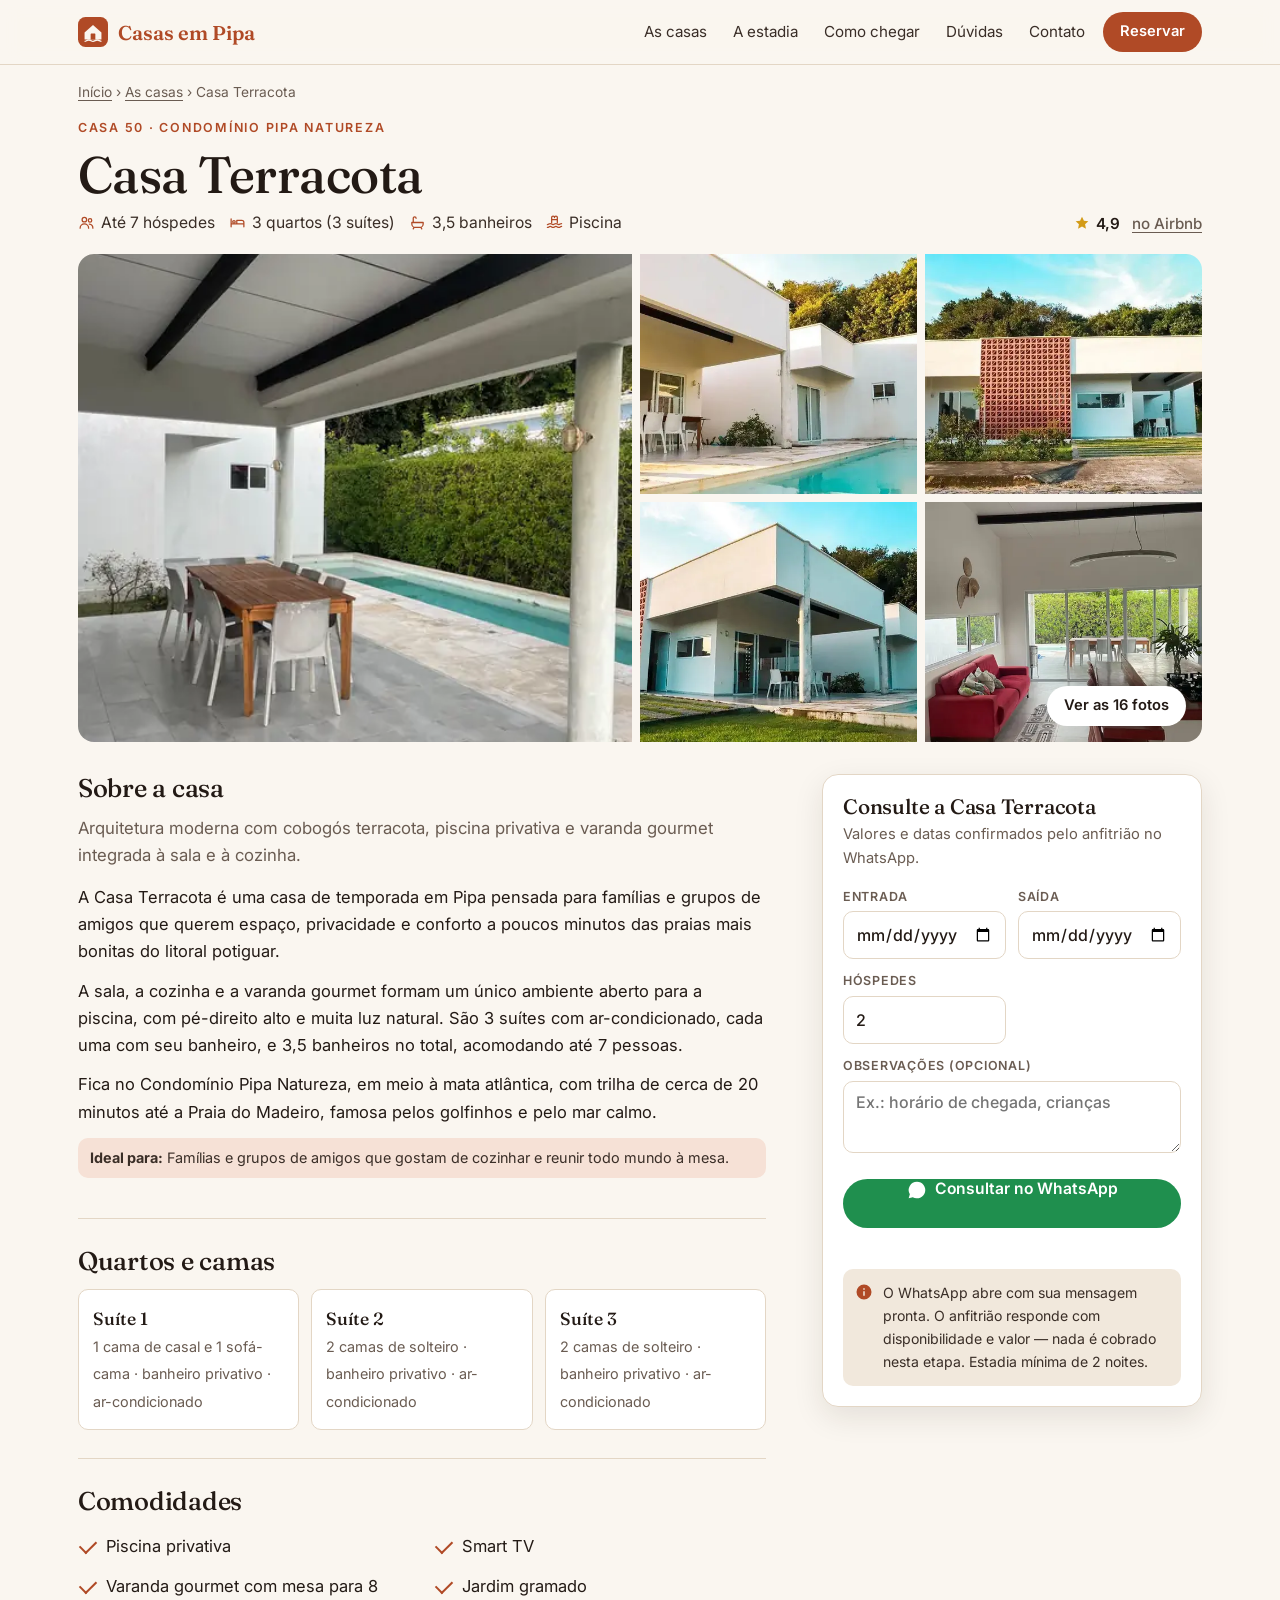
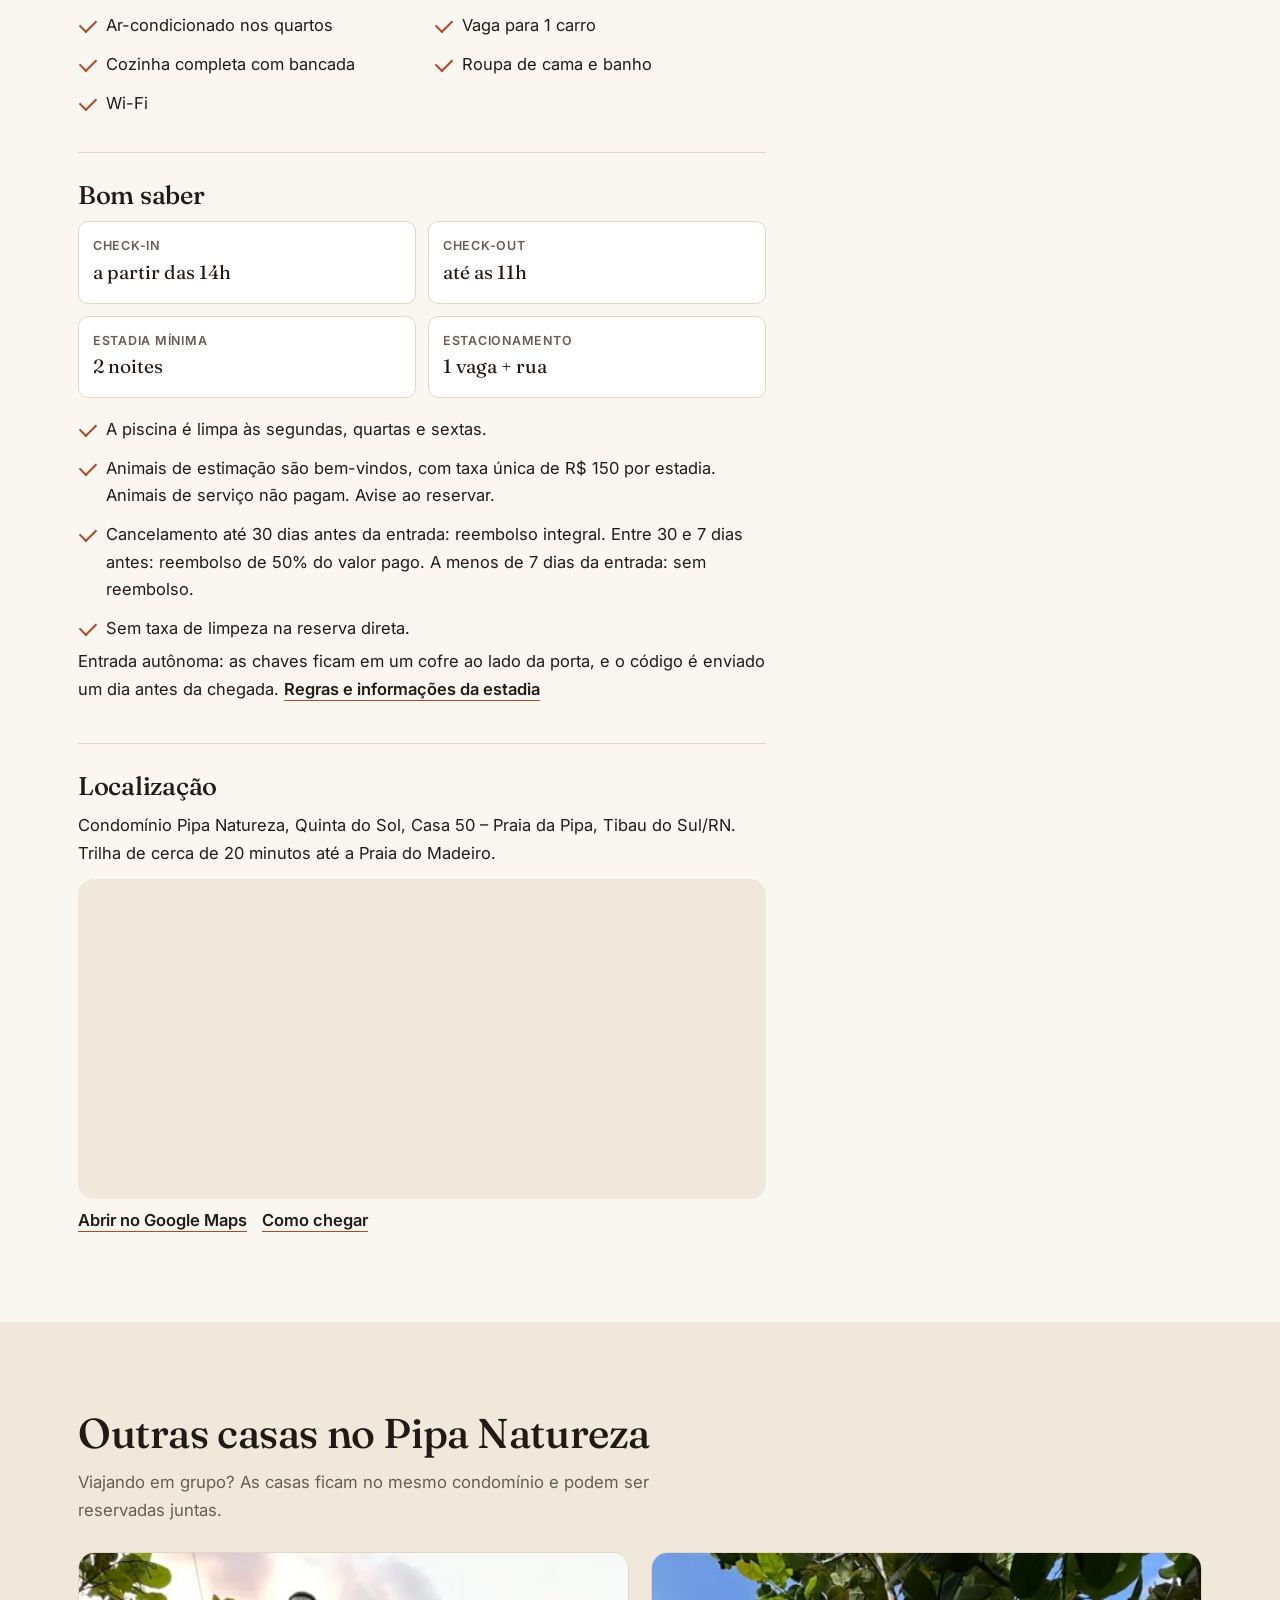
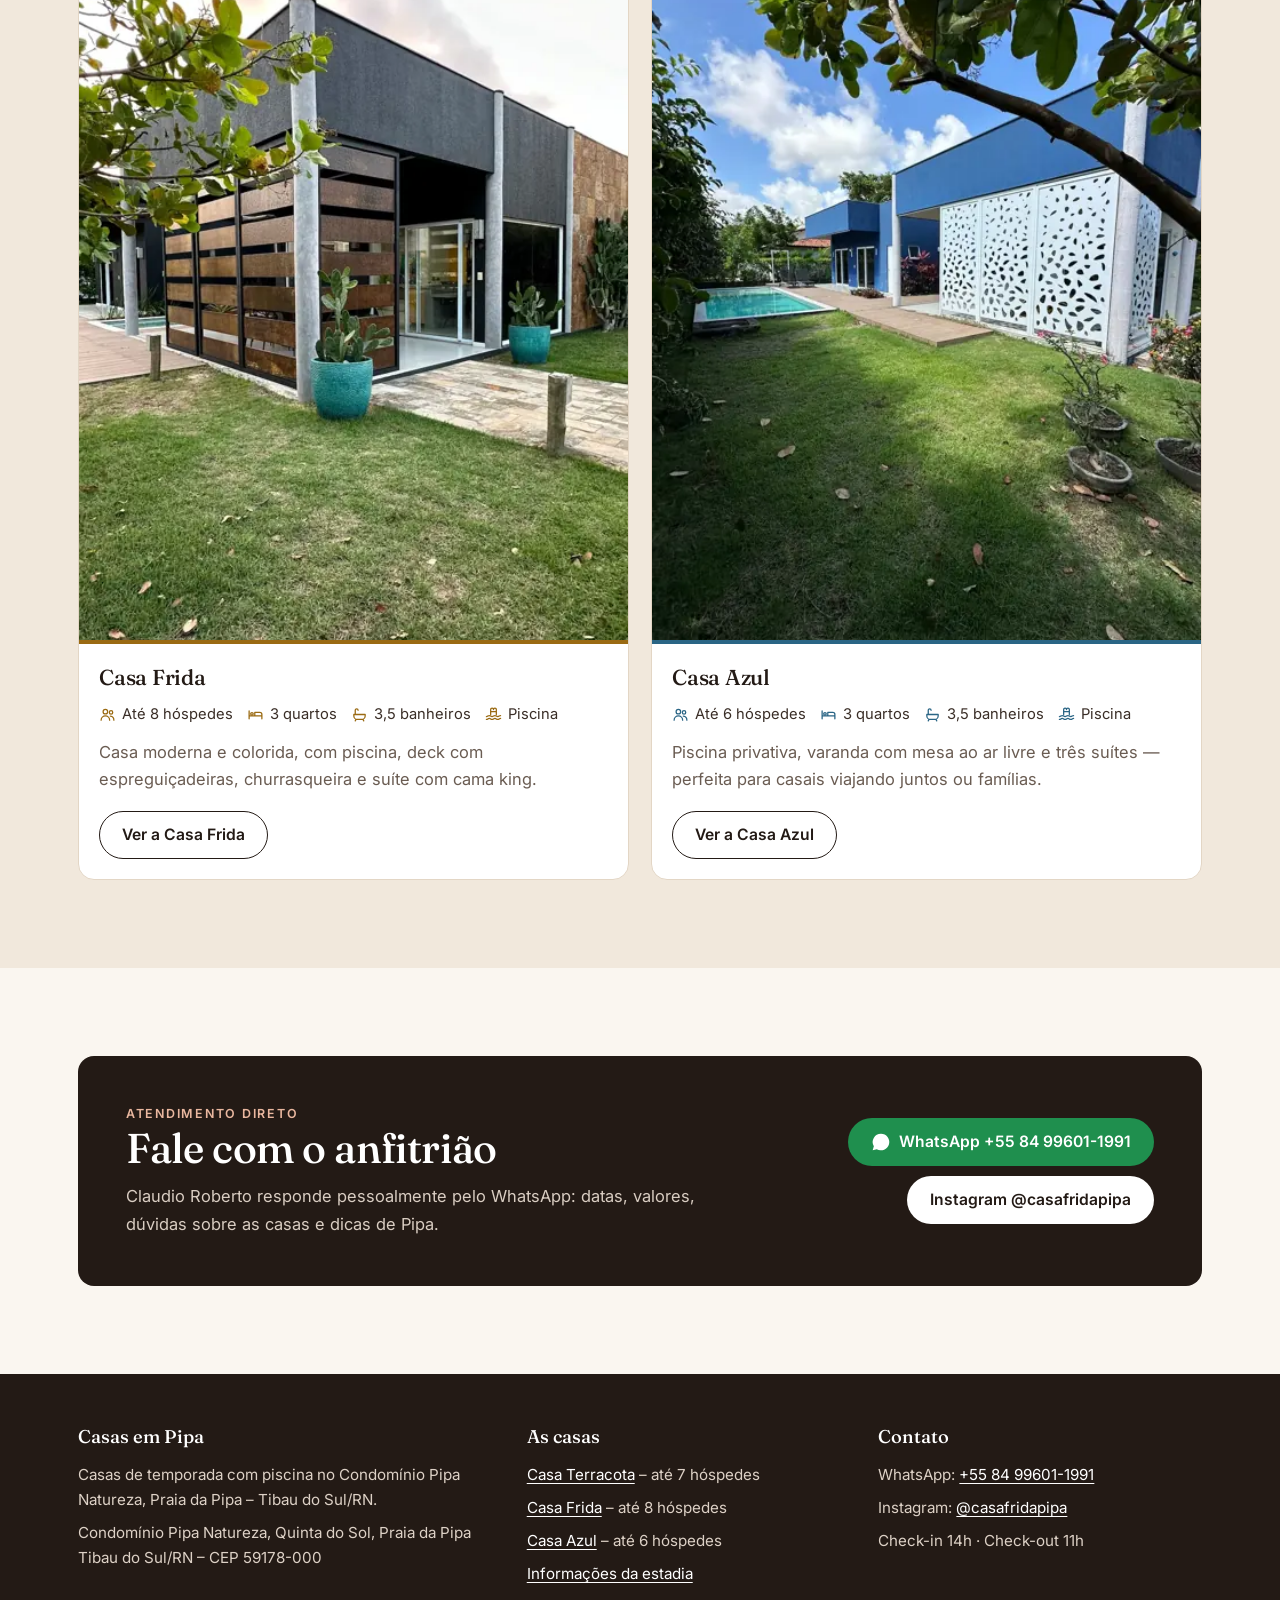
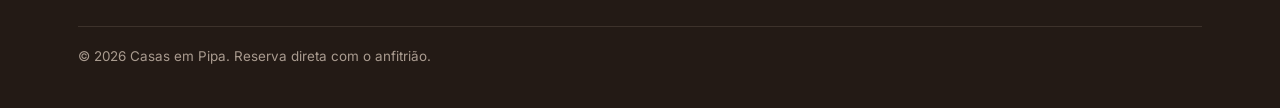
<file: casa-terracota.html>
<!doctype html>
<html lang="pt-BR">
<head>
<meta charset="utf-8">
<meta name="viewport" content="width=device-width, initial-scale=1, viewport-fit=cover">
<title>Casa Terracota – casa com piscina para 7 pessoas na Praia da Pipa</title>
<meta name="description" content="Casa de temporada com piscina, 3 suítes com ar-condicionado e varanda gourmet no Condomínio Pipa Natureza, Praia da Pipa (RN). Até 7 hóspedes. Reserve direto pelo WhatsApp.">
<link rel="canonical" href="https://clau219.github.io/casas-pipa/casa-terracota.html">
<meta name="robots" content="index, follow, max-image-preview:large">
<meta name="geo.region" content="BR-RN"><meta name="geo.placename" content="Praia da Pipa, Tibau do Sul"><meta name="geo.position" content="-6.229008;-35.072477">
<meta property="og:type" content="website"><meta property="og:locale" content="pt_BR"><meta property="og:site_name" content="Casas em Pipa">
<meta property="og:title" content="Casa Terracota – casa com piscina para 7 pessoas na Praia da Pipa"><meta property="og:description" content="Casa de temporada com piscina, 3 suítes com ar-condicionado e varanda gourmet no Condomínio Pipa Natureza, Praia da Pipa (RN). Até 7 hóspedes. Reserve direto pelo WhatsApp."><meta property="og:url" content="https://clau219.github.io/casas-pipa/casa-terracota.html">
<meta property="og:image" content="https://clau219.github.io/casas-pipa/img/terracota-varanda-gourmet.webp"><meta name="twitter:card" content="summary_large_image">
<meta name="theme-color" content="#faf6f0">
<link rel="icon" href="favicon.svg" type="image/svg+xml">
<link rel="preconnect" href="https://fonts.googleapis.com"><link rel="preconnect" href="https://fonts.gstatic.com" crossorigin>
<link href="https://fonts.googleapis.com/css2?family=Fraunces:opsz,wght@9..144,500;9..144,600&family=Inter:wght@400;500;600;700&display=swap" rel="stylesheet">
<link rel="preload" as="image" href="img/sm/terracota-varanda-gourmet.webp" media="(max-width:899px)">
<link rel="stylesheet" href="style.css">
<script type="application/ld+json">{"@context": "https://schema.org", "@graph": [{"@type": "LodgingBusiness", "@id": "https://clau219.github.io/casas-pipa/casa-terracota.html#casa", "name": "Casa Terracota – Pipa Natureza", "description": "Casa de temporada com piscina, 3 suítes com ar-condicionado e varanda gourmet no Condomínio Pipa Natureza, Praia da Pipa (RN). Até 7 hóspedes. Reserve direto pelo WhatsApp.", "url": "https://clau219.github.io/casas-pipa/casa-terracota.html", "telephone": "+55 84 99601-1991", "address": {"@type": "PostalAddress", "streetAddress": "Condomínio Pipa Natureza, Quinta do Sol", "addressLocality": "Tibau do Sul", "addressRegion": "RN", "postalCode": "59178-000", "addressCountry": "BR"}, "geo": {"@type": "GeoCoordinates", "latitude": -6.229008, "longitude": -35.072477}, "checkinTime": "14:00", "checkoutTime": "11:00", "numberOfRooms": 3, "amenityFeature": [{"@type": "LocationFeatureSpecification", "name": "Piscina privativa", "value": true}, {"@type": "LocationFeatureSpecification", "name": "Varanda gourmet com mesa para 8", "value": true}, {"@type": "LocationFeatureSpecification", "name": "Ar-condicionado nos quartos", "value": true}, {"@type": "LocationFeatureSpecification", "name": "Cozinha completa com bancada", "value": true}, {"@type": "LocationFeatureSpecification", "name": "Wi-Fi", "value": true}, {"@type": "LocationFeatureSpecification", "name": "Smart TV", "value": true}, {"@type": "LocationFeatureSpecification", "name": "Jardim gramado", "value": true}, {"@type": "LocationFeatureSpecification", "name": "Vaga para 1 carro", "value": true}, {"@type": "LocationFeatureSpecification", "name": "Roupa de cama e banho", "value": true}], "containedInPlace": {"@type": "Place", "name": "Condomínio Pipa Natureza, Praia da Pipa"}, "image": ["https://clau219.github.io/casas-pipa/img/terracota-varanda-gourmet.webp", "https://clau219.github.io/casas-pipa/img/terracota-piscina.webp", "https://clau219.github.io/casas-pipa/img/terracota-fachada.webp", "https://clau219.github.io/casas-pipa/img/terracota-piscina-cobogo.webp", "https://clau219.github.io/casas-pipa/img/terracota-sala-cozinha.webp", "https://clau219.github.io/casas-pipa/img/terracota-cozinha.webp", "https://clau219.github.io/casas-pipa/img/terracota-sala-integrada.webp", "https://clau219.github.io/casas-pipa/img/terracota-sala.webp", "https://clau219.github.io/casas-pipa/img/terracota-quarto-casal.webp", "https://clau219.github.io/casas-pipa/img/terracota-quarto-solteiro.webp", "https://clau219.github.io/casas-pipa/img/terracota-quarto-solteiro-2.webp", "https://clau219.github.io/casas-pipa/img/terracota-banheiro.webp", "https://clau219.github.io/casas-pipa/img/terracota-entrada.webp", "https://clau219.github.io/casas-pipa/img/terracota-cobogo.webp", "https://clau219.github.io/casas-pipa/img/terracota-jardim.webp", "https://clau219.github.io/casas-pipa/img/terracota-caminho.webp"]}, {"@type": "BreadcrumbList", "itemListElement": [{"@type": "ListItem", "position": 1, "name": "Início", "item": "https://clau219.github.io/casas-pipa/"}, {"@type": "ListItem", "position": 2, "name": "Casa Terracota", "item": "https://clau219.github.io/casas-pipa/casa-terracota.html"}]}]}</script>
</head>
<body>
<a class="skip" href="#conteudo">Pular para o conteúdo</a>
<header class="top">
  <div class="wrap">
    <a class="logo" href="./" aria-label="Casas em Pipa – início"><svg viewBox="0 0 64 64" aria-hidden="true"><rect width="64" height="64" rx="16" fill="#b04a26"/><path d="M14 33 32 17l18 16v15H14z" fill="#faf6f0"/><path d="M14 52c4 0 4-3 9-3s5 3 9 3 5-3 9-3 5 3 9 3" stroke="#faf6f0" stroke-width="3" fill="none"/><rect x="27" y="35" width="10" height="13" rx="1" fill="#b04a26"/></svg><span class="txt">Casas em <span>Pipa</span></span></a>
    <nav class="menu" aria-label="Menu principal"><a href="./#casas">As casas</a><a href="estadia.html">A estadia</a><a href="estadia.html#chegada">Como chegar</a><a href="./#duvidas">Dúvidas</a><a href="#contato">Contato</a></nav>
    <a class="btn sm" href="#reservar">Reservar</a>
    <button class="menu-btn" type="button" aria-expanded="false" aria-controls="drawer" aria-label="Abrir menu"><svg viewBox="0 0 24 24" aria-hidden="true"><path d="M4 7h16M4 12h16M4 17h16" stroke="currentColor" stroke-width="2" stroke-linecap="round"/></svg></button>
  </div>
  <div class="drawer" id="drawer"><nav aria-label="Menu"><a href="./#casas">As casas</a><a href="estadia.html">A estadia</a><a href="estadia.html#chegada">Como chegar</a><a href="./#duvidas">Dúvidas</a><a href="#contato">Contato</a><a href="https://wa.me/5584996011991?text=Ol%C3%A1%21%20Vim%20pelo%20site%20das%20casas%20em%20Pipa." rel="nofollow">WhatsApp +55 84 99601-1991</a></nav></div>
</header>
<main id="conteudo">

<div class="wrap acc-terracota">
  <nav class="crumbs" aria-label="Você está em"><a href="./">Início</a> › <a href="./#casas">As casas</a> › Casa Terracota</nav>
  <div class="house-head">
    <div><p class="eyebrow" style="color:var(--accent)">Casa 50 · Condomínio Pipa Natureza</p>
      <h1>Casa Terracota</h1><ul class="facts"><li><svg viewBox="0 0 24 24" aria-hidden="true"><circle cx="9" cy="8" r="3.2"/><path d="M3 20c0-3.3 2.7-6 6-6s6 2.7 6 6"/><circle cx="17" cy="9" r="2.4"/><path d="M16 14.2c2.9.3 5 2.6 5 5.8"/></svg>Até 7 hóspedes</li><li><svg viewBox="0 0 24 24" aria-hidden="true"><path d="M3 18V7M3 14h18v4M21 14v-2a3 3 0 0 0-3-3h-7v5"/><circle cx="7" cy="11" r="1.8"/></svg>3 quartos (3 suítes)</li><li><svg viewBox="0 0 24 24" aria-hidden="true"><path d="M4 12h16v2a5 5 0 0 1-5 5H9a5 5 0 0 1-5-5v-2zM6 12V6a2 2 0 0 1 4 0M7 19l-1 2M17 19l1 2"/></svg>3,5 banheiros</li><li><svg viewBox="0 0 24 24" aria-hidden="true"><path d="M2 15c2 0 2-1.5 4-1.5s2 1.5 4 1.5 2-1.5 4-1.5 2 1.5 4 1.5 2-1.5 4-1.5M2 19c2 0 2-1.5 4-1.5s2 1.5 4 1.5 2-1.5 4-1.5 2 1.5 4 1.5 2-1.5 4-1.5M8 12V5a2 2 0 0 1 4 0M16 12V5a2 2 0 0 0-4 0M8 8h8"/></svg>Piscina</li></ul></div>
    <span class="rating"><svg viewBox="0 0 24 24" aria-hidden="true"><path d="M12 2.5l2.9 6.1 6.6.8-4.9 4.5 1.3 6.6L12 17.2l-5.9 3.3 1.3-6.6L2.5 9.4l6.6-.8z"/></svg>4,9<span class="sr"> de 5</span> <a href="https://www.airbnb.com.br/rooms/28283599" rel="noopener" target="_blank">no Airbnb</a></span>
  </div>
  <div class="gal">
    <div class="gal-grid"><button type="button" data-lb="img/terracota-varanda-gourmet.webp" aria-label="Ampliar foto: Varanda gourmet com mesa de jantar ao lado da piscina da Casa Terracota"><img src="img/terracota-varanda-gourmet.webp" srcset="img/sm/terracota-varanda-gourmet.webp 640w, img/terracota-varanda-gourmet.webp 1200w" sizes="(min-width:900px) 50vw, 88vw" alt="Varanda gourmet com mesa de jantar ao lado da piscina da Casa Terracota" width="1200" height="1600" fetchpriority="high"></button><button type="button" data-lb="img/terracota-piscina.webp" aria-label="Ampliar foto: Piscina e varanda gourmet da Casa Terracota em Pipa"><img src="img/terracota-piscina.webp" srcset="img/sm/terracota-piscina.webp 640w, img/terracota-piscina.webp 788w" sizes="(min-width:900px) 25vw, 88vw" alt="Piscina e varanda gourmet da Casa Terracota em Pipa" width="788" height="525" decoding="async"></button><button type="button" data-lb="img/terracota-fachada.webp" aria-label="Ampliar foto: Fachada com cobogós terracota no Condomínio Pipa Natureza"><img src="img/terracota-fachada.webp" srcset="img/sm/terracota-fachada.webp 640w, img/terracota-fachada.webp 788w" sizes="(min-width:900px) 25vw, 88vw" alt="Fachada com cobogós terracota no Condomínio Pipa Natureza" width="788" height="525" decoding="async"></button><button type="button" data-lb="img/terracota-piscina-cobogo.webp" aria-label="Ampliar foto: Piscina, gramado e cobogó terracota"><img src="img/terracota-piscina-cobogo.webp" srcset="img/sm/terracota-piscina-cobogo.webp 640w, img/terracota-piscina-cobogo.webp 788w" sizes="(min-width:900px) 25vw, 88vw" alt="Piscina, gramado e cobogó terracota" width="788" height="525" decoding="async"></button><button type="button" data-lb="img/terracota-sala-cozinha.webp" aria-label="Ampliar foto: Sala integrada à cozinha, aberta para o jardim"><img src="img/terracota-sala-cozinha.webp" srcset="img/sm/terracota-sala-cozinha.webp 640w, img/terracota-sala-cozinha.webp 1200w" sizes="(min-width:900px) 25vw, 88vw" alt="Sala integrada à cozinha, aberta para o jardim" width="1200" height="1600" decoding="async"></button><button type="button" data-lb="img/terracota-cozinha.webp" aria-label="Ampliar foto: Cozinha completa com bancada vermelha"><img src="img/terracota-cozinha.webp" srcset="img/sm/terracota-cozinha.webp 640w, img/terracota-cozinha.webp 1200w" sizes="(min-width:900px) 50vw, 88vw" alt="Cozinha completa com bancada vermelha" width="1200" height="1600" loading="lazy" decoding="async"></button><button type="button" data-lb="img/terracota-sala-integrada.webp" aria-label="Ampliar foto: Ambiente integrado de sala, cozinha e varanda"><img src="img/terracota-sala-integrada.webp" srcset="img/sm/terracota-sala-integrada.webp 640w, img/terracota-sala-integrada.webp 1200w" sizes="(min-width:900px) 50vw, 88vw" alt="Ambiente integrado de sala, cozinha e varanda" width="1200" height="1600" loading="lazy" decoding="async"></button><button type="button" data-lb="img/terracota-sala.webp" aria-label="Ampliar foto: Sala de estar com sofás e TV"><img src="img/terracota-sala.webp" srcset="img/sm/terracota-sala.webp 640w, img/terracota-sala.webp 1200w" sizes="(min-width:900px) 50vw, 88vw" alt="Sala de estar com sofás e TV" width="1200" height="1600" loading="lazy" decoding="async"></button><button type="button" data-lb="img/terracota-quarto-casal.webp" aria-label="Ampliar foto: Quarto de casal com ar-condicionado"><img src="img/terracota-quarto-casal.webp" srcset="img/sm/terracota-quarto-casal.webp 640w, img/terracota-quarto-casal.webp 1200w" sizes="(min-width:900px) 50vw, 88vw" alt="Quarto de casal com ar-condicionado" width="1200" height="1600" loading="lazy" decoding="async"></button><button type="button" data-lb="img/terracota-quarto-solteiro.webp" aria-label="Ampliar foto: Quarto com camas de solteiro e ar-condicionado"><img src="img/terracota-quarto-solteiro.webp" srcset="img/sm/terracota-quarto-solteiro.webp 640w, img/terracota-quarto-solteiro.webp 1200w" sizes="(min-width:900px) 50vw, 88vw" alt="Quarto com camas de solteiro e ar-condicionado" width="1200" height="1600" loading="lazy" decoding="async"></button><button type="button" data-lb="img/terracota-quarto-solteiro-2.webp" aria-label="Ampliar foto: Outro quarto com camas de solteiro"><img src="img/terracota-quarto-solteiro-2.webp" srcset="img/sm/terracota-quarto-solteiro-2.webp 640w, img/terracota-quarto-solteiro-2.webp 1200w" sizes="(min-width:900px) 50vw, 88vw" alt="Outro quarto com camas de solteiro" width="1200" height="1600" loading="lazy" decoding="async"></button><button type="button" data-lb="img/terracota-banheiro.webp" aria-label="Ampliar foto: Banheiro com parede terracota"><img src="img/terracota-banheiro.webp" srcset="img/sm/terracota-banheiro.webp 640w, img/terracota-banheiro.webp 1200w" sizes="(min-width:900px) 50vw, 88vw" alt="Banheiro com parede terracota" width="1200" height="1600" loading="lazy" decoding="async"></button><button type="button" data-lb="img/terracota-entrada.webp" aria-label="Ampliar foto: Entrada da casa"><img src="img/terracota-entrada.webp" srcset="img/sm/terracota-entrada.webp 640w, img/terracota-entrada.webp 1200w" sizes="(min-width:900px) 50vw, 88vw" alt="Entrada da casa" width="1200" height="1600" loading="lazy" decoding="async"></button><button type="button" data-lb="img/terracota-cobogo.webp" aria-label="Ampliar foto: Corredor de entrada com cobogós terracota"><img src="img/terracota-cobogo.webp" srcset="img/sm/terracota-cobogo.webp 640w, img/terracota-cobogo.webp 1200w" sizes="(min-width:900px) 50vw, 88vw" alt="Corredor de entrada com cobogós terracota" width="1200" height="1600" loading="lazy" decoding="async"></button><button type="button" data-lb="img/terracota-jardim.webp" aria-label="Ampliar foto: Cobogó terracota e jardim ao pôr do sol"><img src="img/terracota-jardim.webp" srcset="img/sm/terracota-jardim.webp 640w, img/terracota-jardim.webp 1200w" sizes="(min-width:900px) 50vw, 88vw" alt="Cobogó terracota e jardim ao pôr do sol" width="1200" height="1600" loading="lazy" decoding="async"></button><button type="button" data-lb="img/terracota-caminho.webp" aria-label="Ampliar foto: Caminho do jardim até o portão"><img src="img/terracota-caminho.webp" srcset="img/sm/terracota-caminho.webp 640w, img/terracota-caminho.webp 1200w" sizes="(min-width:900px) 50vw, 88vw" alt="Caminho do jardim até o portão" width="1200" height="1600" loading="lazy" decoding="async"></button></div>
    <span class="gal-count" aria-hidden="true">1 / 16</span>
    <button class="btn light sm gal-all" type="button" data-lb-open>Ver as 16 fotos</button>
  </div>

  <div class="house-layout">
    <div>
      <div class="block"><h2>Sobre a casa</h2><p class="lead" style="margin-bottom:14px">Arquitetura moderna com cobogós terracota, piscina privativa e varanda gourmet integrada à sala e à cozinha.</p><p>A Casa Terracota é uma casa de temporada em Pipa pensada para famílias e grupos de amigos que querem espaço, privacidade e conforto a poucos minutos das praias mais bonitas do litoral potiguar.</p><p>A sala, a cozinha e a varanda gourmet formam um único ambiente aberto para a piscina, com pé-direito alto e muita luz natural. São 3 suítes com ar-condicionado, cada uma com seu banheiro, e 3,5 banheiros no total, acomodando até 7 pessoas.</p><p>Fica no Condomínio Pipa Natureza, em meio à mata atlântica, com trilha de cerca de 20 minutos até a Praia do Madeiro, famosa pelos golfinhos e pelo mar calmo.</p>
        <p class="ideal" style="margin-top:8px"><b>Ideal para:</b> Famílias e grupos de amigos que gostam de cozinhar e reunir todo mundo à mesa.</p></div>
      <div class="block"><h2>Quartos e camas</h2><div class="rooms"><div class="room"><b>Suíte 1</b><span>1 cama de casal e 1 sofá-cama · banheiro privativo · ar-condicionado</span></div><div class="room"><b>Suíte 2</b><span>2 camas de solteiro · banheiro privativo · ar-condicionado</span></div><div class="room"><b>Suíte 3</b><span>2 camas de solteiro · banheiro privativo · ar-condicionado</span></div></div></div>
      <div class="block"><h2>Comodidades</h2><ul class="amen"><li>Piscina privativa</li><li>Varanda gourmet com mesa para 8</li><li>Ar-condicionado nos quartos</li><li>Cozinha completa com bancada</li><li>Wi-Fi</li><li>Smart TV</li><li>Jardim gramado</li><li>Vaga para 1 carro</li><li>Roupa de cama e banho</li></ul></div>
      <div class="block"><h2>Bom saber</h2><div class="know"><div><b>Check-in</b><span>a partir das 14h</span></div><div><b>Check-out</b><span>até as 11h</span></div><div><b>Estadia mínima</b><span>2 noites</span></div><div><b>Estacionamento</b><span>1 vaga + rua</span></div></div><ul class="amen" style="columns:1"><li>A piscina é limpa às segundas, quartas e sextas.</li><li>Animais de estimação são bem-vindos, com taxa única de R$ 150 por estadia. Animais de serviço não pagam. Avise ao reservar.</li><li>Cancelamento até 30 dias antes da entrada: reembolso integral. Entre 30 e 7 dias antes: reembolso de 50% do valor pago. A menos de 7 dias da entrada: sem reembolso.</li><li>Sem taxa de limpeza na reserva direta.</li></ul>
        <p class="mt">Entrada autônoma: as chaves ficam em um cofre ao lado da porta, e o código é enviado um dia antes da chegada.
        <a class="link" href="estadia.html">Regras e informações da estadia</a></p></div>
      <div class="block"><h2>Localização</h2>
        <p>Condomínio Pipa Natureza, Quinta do Sol, Casa 50 – Praia da Pipa, Tibau do Sul/RN. Trilha de cerca de 20 minutos até a Praia do Madeiro.</p>
        <iframe class="map" src="https://maps.google.com/maps?q=-6.229008,-35.072477&z=15&output=embed" title="Mapa: Condomínio Pipa Natureza, Praia da Pipa" loading="lazy" referrerpolicy="no-referrer-when-downgrade"></iframe>
        <p class="mt"><a class="link" href="https://www.google.com/maps/search/?api=1&query=-6.229008,-35.072477" rel="noopener" target="_blank">Abrir no Google Maps</a> &nbsp; <a class="link" href="estadia.html#chegada">Como chegar</a></p></div>
    </div>
    <aside aria-label="Consultar disponibilidade da Casa Terracota"><form class="booking reserva" id="reservar" novalidate aria-label="Consultar disponibilidade">
  <h2 id="f-casa-terracota-t">Consulte a Casa Terracota</h2><p class="sub">Valores e datas confirmados pelo anfitrião no WhatsApp.</p>
  <div class="fields">
    <input type="hidden" name="casa" value="Casa Terracota" data-max="7">
    <div class="field"><label for="f-casa-terracota-ent">Entrada</label><input type="date" id="f-casa-terracota-ent" name="entrada" required></div>
    <div class="field"><label for="f-casa-terracota-sai">Saída</label><input type="date" id="f-casa-terracota-sai" name="saida" required></div>
    <div class="field"><label for="f-casa-terracota-hos">Hóspedes</label><input type="number" id="f-casa-terracota-hos" name="hospedes" min="1" value="2" inputmode="numeric" required></div>
    <div class="field full"><label for="f-casa-terracota-obs">Observações (opcional)</label><textarea id="f-casa-terracota-obs" name="obs" rows="2" placeholder="Ex.: horário de chegada, crianças"></textarea></div>
    <div class="actions field full"><button class="btn wa block" type="submit"><svg viewBox="0 0 24 24" aria-hidden="true"><path d="M17.5 14.4c-.3-.1-1.7-.8-2-.9-.3-.1-.5-.1-.7.1-.2.3-.8.9-.9 1.1-.2.2-.3.2-.6.1-.3-.1-1.2-.5-2.3-1.4-.9-.8-1.4-1.7-1.6-2-.2-.3 0-.5.1-.6l.4-.5c.1-.2.2-.3.3-.5.1-.2 0-.4 0-.5l-.9-2.2c-.2-.6-.5-.5-.7-.5h-.6c-.2 0-.5.1-.8.4-.3.3-1 1-1 2.5s1.1 2.9 1.2 3.1c.1.2 2.1 3.2 5.1 4.5.7.3 1.3.5 1.7.6.7.2 1.4.2 1.9.1.6-.1 1.7-.7 2-1.4.2-.7.2-1.2.2-1.4-.1-.1-.3-.2-.6-.3zM12 2a10 10 0 0 0-8.6 15.1L2 22l5-1.3A10 10 0 1 0 12 2z"/></svg> Consultar no WhatsApp</button></div>
  </div>
  <p class="form-msg" role="status" aria-live="polite"></p>
  <noscript><p><a class="btn wa" href="https://wa.me/5584996011991?text=Ol%C3%A1%21%20Gostaria%20de%20consultar%20disponibilidade%20das%20casas%20em%20Pipa.">Falar no WhatsApp</a></p></noscript>
  <p class="next-step"><svg viewBox="0 0 24 24" aria-hidden="true"><path d="M12 2a10 10 0 1 0 0 20 10 10 0 0 0 0-20zm1 15h-2v-6h2zm0-8h-2V7h2z"/></svg><span>O WhatsApp abre com sua mensagem pronta. O anfitrião responde com disponibilidade e valor — nada é cobrado nesta etapa. Estadia mínima de 2 noites.</span></p>
</form></aside>
  </div>
</div>

<section class="alt" aria-labelledby="out-t" style="margin-top:40px"><div class="wrap">
  <h2 id="out-t">Outras casas no Pipa Natureza</h2>
  <p class="lead">Viajando em grupo? As casas ficam no mesmo condomínio e podem ser reservadas juntas.</p>
  <div class="houses" style="grid-template-columns:repeat(auto-fit,minmax(260px,1fr))">
    <article class="house acc-frida">
      <a class="ph" href="casa-frida.html" tabindex="-1" aria-hidden="true"><img src="img/frida-fachada.webp" srcset="img/sm/frida-fachada.webp 640w, img/frida-fachada.webp 1200w" sizes="(min-width:760px) 50vw, 100vw" alt="" width="1200" height="1600" loading="lazy" decoding="async"></a>
      <div class="body"><h3><a href="casa-frida.html" style="color:inherit;text-decoration:none">Casa Frida</a></h3><ul class="facts"><li><svg viewBox="0 0 24 24" aria-hidden="true"><circle cx="9" cy="8" r="3.2"/><path d="M3 20c0-3.3 2.7-6 6-6s6 2.7 6 6"/><circle cx="17" cy="9" r="2.4"/><path d="M16 14.2c2.9.3 5 2.6 5 5.8"/></svg>Até 8 hóspedes</li><li><svg viewBox="0 0 24 24" aria-hidden="true"><path d="M3 18V7M3 14h18v4M21 14v-2a3 3 0 0 0-3-3h-7v5"/><circle cx="7" cy="11" r="1.8"/></svg>3 quartos</li><li><svg viewBox="0 0 24 24" aria-hidden="true"><path d="M4 12h16v2a5 5 0 0 1-5 5H9a5 5 0 0 1-5-5v-2zM6 12V6a2 2 0 0 1 4 0M7 19l-1 2M17 19l1 2"/></svg>3,5 banheiros</li><li><svg viewBox="0 0 24 24" aria-hidden="true"><path d="M2 15c2 0 2-1.5 4-1.5s2 1.5 4 1.5 2-1.5 4-1.5 2 1.5 4 1.5 2-1.5 4-1.5M2 19c2 0 2-1.5 4-1.5s2 1.5 4 1.5 2-1.5 4-1.5 2 1.5 4 1.5 2-1.5 4-1.5M8 12V5a2 2 0 0 1 4 0M16 12V5a2 2 0 0 0-4 0M8 8h8"/></svg>Piscina</li></ul><p>Casa moderna e colorida, com piscina, deck com espreguiçadeiras, churrasqueira e suíte com cama king.</p>
        <div class="ctas"><a class="btn ghost" href="casa-frida.html">Ver a Casa Frida</a></div></div></article>
    <article class="house acc-azul">
      <a class="ph" href="casa-azul.html" tabindex="-1" aria-hidden="true"><img src="img/azul-fachada.webp" srcset="img/sm/azul-fachada.webp 640w, img/azul-fachada.webp 1200w" sizes="(min-width:760px) 50vw, 100vw" alt="" width="1200" height="1600" loading="lazy" decoding="async"></a>
      <div class="body"><h3><a href="casa-azul.html" style="color:inherit;text-decoration:none">Casa Azul</a></h3><ul class="facts"><li><svg viewBox="0 0 24 24" aria-hidden="true"><circle cx="9" cy="8" r="3.2"/><path d="M3 20c0-3.3 2.7-6 6-6s6 2.7 6 6"/><circle cx="17" cy="9" r="2.4"/><path d="M16 14.2c2.9.3 5 2.6 5 5.8"/></svg>Até 6 hóspedes</li><li><svg viewBox="0 0 24 24" aria-hidden="true"><path d="M3 18V7M3 14h18v4M21 14v-2a3 3 0 0 0-3-3h-7v5"/><circle cx="7" cy="11" r="1.8"/></svg>3 quartos</li><li><svg viewBox="0 0 24 24" aria-hidden="true"><path d="M4 12h16v2a5 5 0 0 1-5 5H9a5 5 0 0 1-5-5v-2zM6 12V6a2 2 0 0 1 4 0M7 19l-1 2M17 19l1 2"/></svg>3,5 banheiros</li><li><svg viewBox="0 0 24 24" aria-hidden="true"><path d="M2 15c2 0 2-1.5 4-1.5s2 1.5 4 1.5 2-1.5 4-1.5 2 1.5 4 1.5 2-1.5 4-1.5M2 19c2 0 2-1.5 4-1.5s2 1.5 4 1.5 2-1.5 4-1.5 2 1.5 4 1.5 2-1.5 4-1.5M8 12V5a2 2 0 0 1 4 0M16 12V5a2 2 0 0 0-4 0M8 8h8"/></svg>Piscina</li></ul><p>Piscina privativa, varanda com mesa ao ar livre e três suítes — perfeita para casais viajando juntos ou famílias.</p>
        <div class="ctas"><a class="btn ghost" href="casa-azul.html">Ver a Casa Azul</a></div></div></article></div>
</div></section>

<dialog class="lb" aria-label="Fotos da Casa Terracota">
  <div class="lb-top"><span class="lb-n" aria-live="polite"></span><button class="lb-btn lb-close" type="button" aria-label="Fechar">✕</button></div>
  <button class="lb-btn lb-prev" type="button" aria-label="Foto anterior">‹</button>
  <div class="lb-stage"><img alt=""></div>
  <button class="lb-btn lb-next" type="button" aria-label="Próxima foto">›</button>
  <p class="lb-cap"></p>
</dialog>

<section id="contato" aria-labelledby="ct"><div class="wrap">
  <div class="cta-band">
    <div><p class="eyebrow" style="color:#e9b79f">Atendimento direto</p><h2 id="ct">Fale com o anfitrião</h2>
      <p>Claudio Roberto responde pessoalmente pelo WhatsApp: datas, valores, dúvidas sobre as casas e dicas de Pipa.</p></div>
    <div class="row"><a class="btn wa" href="https://wa.me/5584996011991?text=Ol%C3%A1%21%20Vim%20pelo%20site%20e%20tenho%20uma%20d%C3%BAvida%20sobre%20a%20Casa%20Terracota." rel="nofollow"><svg viewBox="0 0 24 24" aria-hidden="true"><path d="M17.5 14.4c-.3-.1-1.7-.8-2-.9-.3-.1-.5-.1-.7.1-.2.3-.8.9-.9 1.1-.2.2-.3.2-.6.1-.3-.1-1.2-.5-2.3-1.4-.9-.8-1.4-1.7-1.6-2-.2-.3 0-.5.1-.6l.4-.5c.1-.2.2-.3.3-.5.1-.2 0-.4 0-.5l-.9-2.2c-.2-.6-.5-.5-.7-.5h-.6c-.2 0-.5.1-.8.4-.3.3-1 1-1 2.5s1.1 2.9 1.2 3.1c.1.2 2.1 3.2 5.1 4.5.7.3 1.3.5 1.7.6.7.2 1.4.2 1.9.1.6-.1 1.7-.7 2-1.4.2-.7.2-1.2.2-1.4-.1-.1-.3-.2-.6-.3zM12 2a10 10 0 0 0-8.6 15.1L2 22l5-1.3A10 10 0 1 0 12 2z"/></svg> WhatsApp +55 84 99601-1991</a>
      <a class="btn light" href="https://instagram.com/casafridapipa" rel="noopener" target="_blank">Instagram @casafridapipa</a></div>
  </div>
</div></section>
</main>
<footer><div class="wrap">
  <div class="cols">
    <div><h4>Casas em Pipa</h4><p>Casas de temporada com piscina no Condomínio Pipa Natureza, Praia da Pipa – Tibau do Sul/RN.</p>
      <p>Condomínio Pipa Natureza, Quinta do Sol, Praia da Pipa<br>Tibau do Sul/RN – CEP 59178-000</p></div>
    <div><h4>As casas</h4><p><a href="casa-terracota.html">Casa Terracota</a> – até 7 hóspedes</p><p><a href="casa-frida.html">Casa Frida</a> – até 8 hóspedes</p><p><a href="casa-azul.html">Casa Azul</a> – até 6 hóspedes</p><p><a href="estadia.html">Informações da estadia</a></p></div>
    <div><h4>Contato</h4><p>WhatsApp: <a href="https://wa.me/5584996011991?text=Ol%C3%A1%21%20Vim%20pelo%20site%20das%20casas%20em%20Pipa." rel="nofollow">+55 84 99601-1991</a></p>
      <p>Instagram: <a href="https://instagram.com/casafridapipa" rel="noopener" target="_blank">@casafridapipa</a></p>
      <p>Check-in 14h · Check-out 11h</p></div>
  </div>
  <p class="fine">© 2026 Casas em Pipa. Reserva direta com o anfitrião.</p>
</div></footer>
<div class="mbar"><a class="btn" href="#reservar">Consultar datas</a><a class="btn wa" href="https://wa.me/5584996011991?text=Ol%C3%A1%21%20Vim%20pelo%20site%20e%20tenho%20uma%20d%C3%BAvida%20sobre%20a%20Casa%20Terracota." rel="nofollow" aria-label="Falar no WhatsApp"><svg viewBox="0 0 24 24" aria-hidden="true"><path d="M17.5 14.4c-.3-.1-1.7-.8-2-.9-.3-.1-.5-.1-.7.1-.2.3-.8.9-.9 1.1-.2.2-.3.2-.6.1-.3-.1-1.2-.5-2.3-1.4-.9-.8-1.4-1.7-1.6-2-.2-.3 0-.5.1-.6l.4-.5c.1-.2.2-.3.3-.5.1-.2 0-.4 0-.5l-.9-2.2c-.2-.6-.5-.5-.7-.5h-.6c-.2 0-.5.1-.8.4-.3.3-1 1-1 2.5s1.1 2.9 1.2 3.1c.1.2 2.1 3.2 5.1 4.5.7.3 1.3.5 1.7.6.7.2 1.4.2 1.9.1.6-.1 1.7-.7 2-1.4.2-.7.2-1.2.2-1.4-.1-.1-.3-.2-.6-.3zM12 2a10 10 0 0 0-8.6 15.1L2 22l5-1.3A10 10 0 1 0 12 2z"/></svg></a></div>
<script>window.SITE={whatsapp:"5584996011991",minNoites:2};</script>
<script src="site.js" defer></script>
</body></html>
</file>
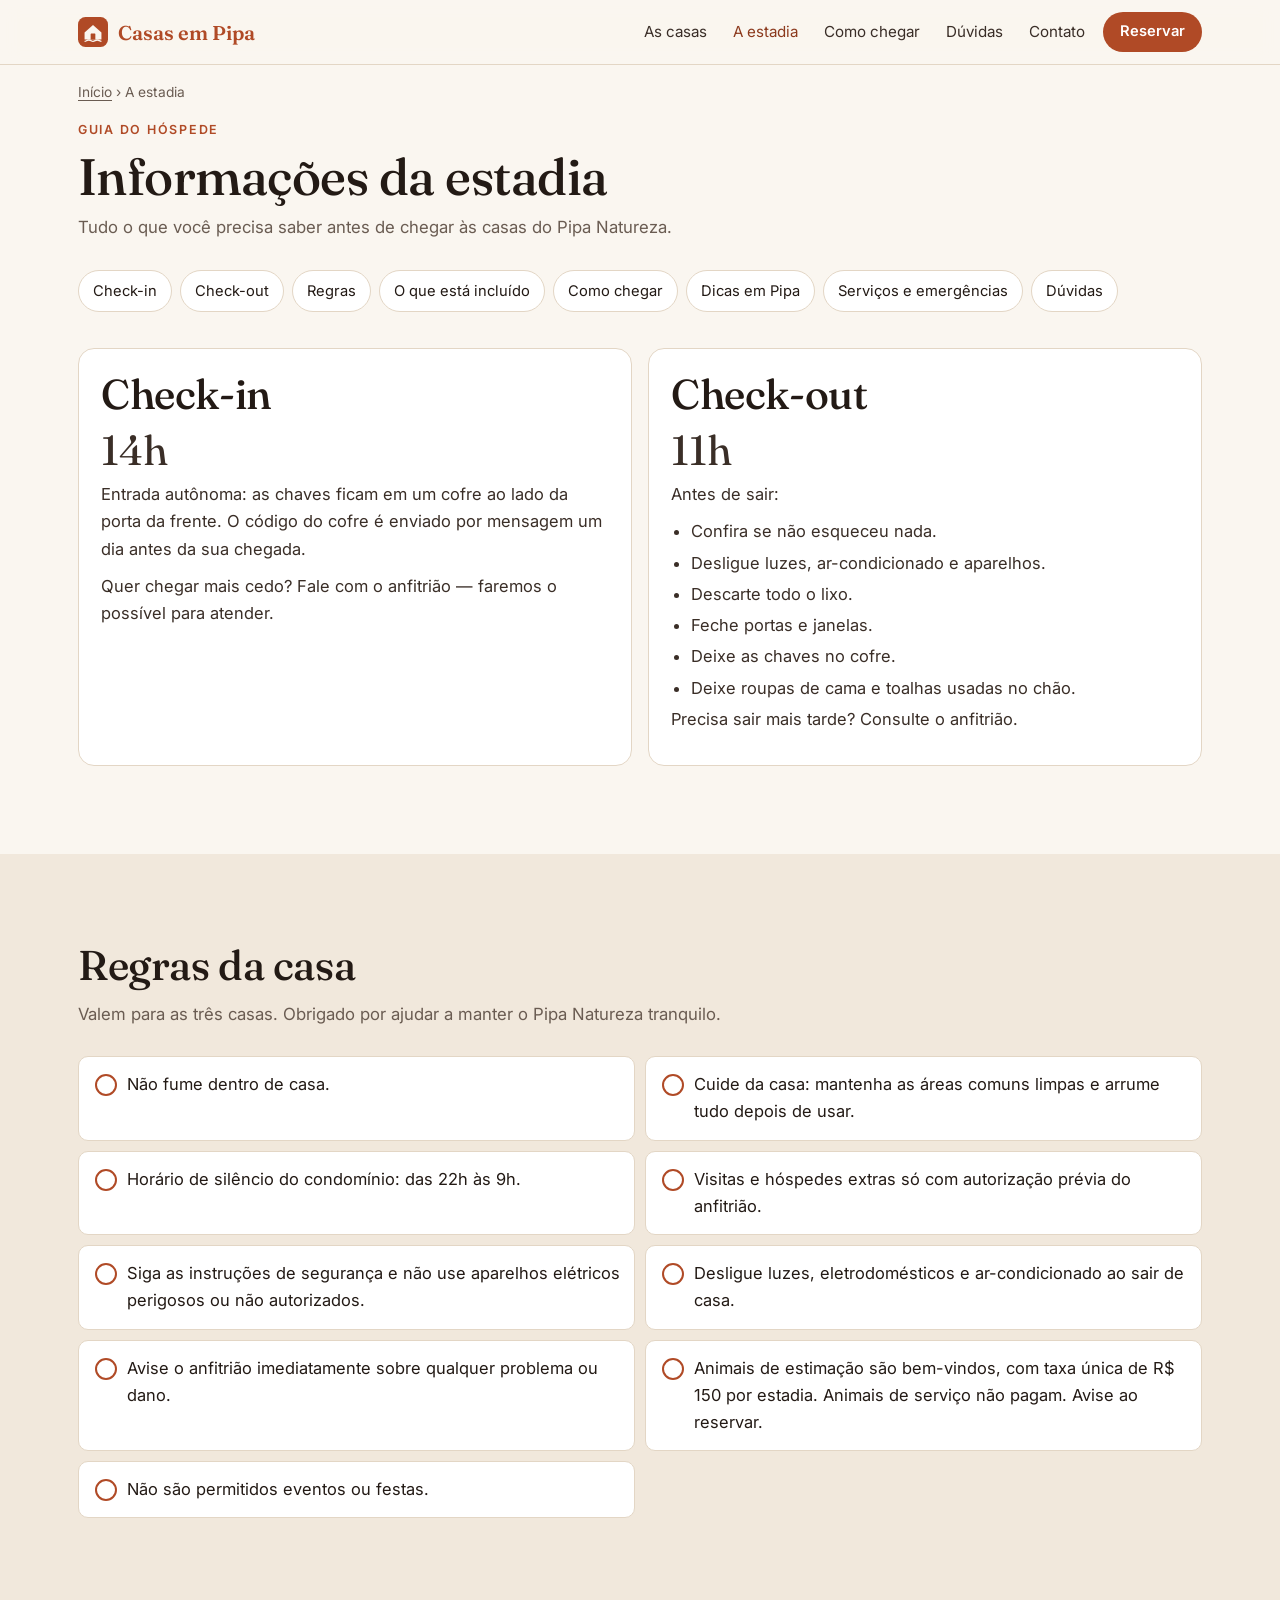
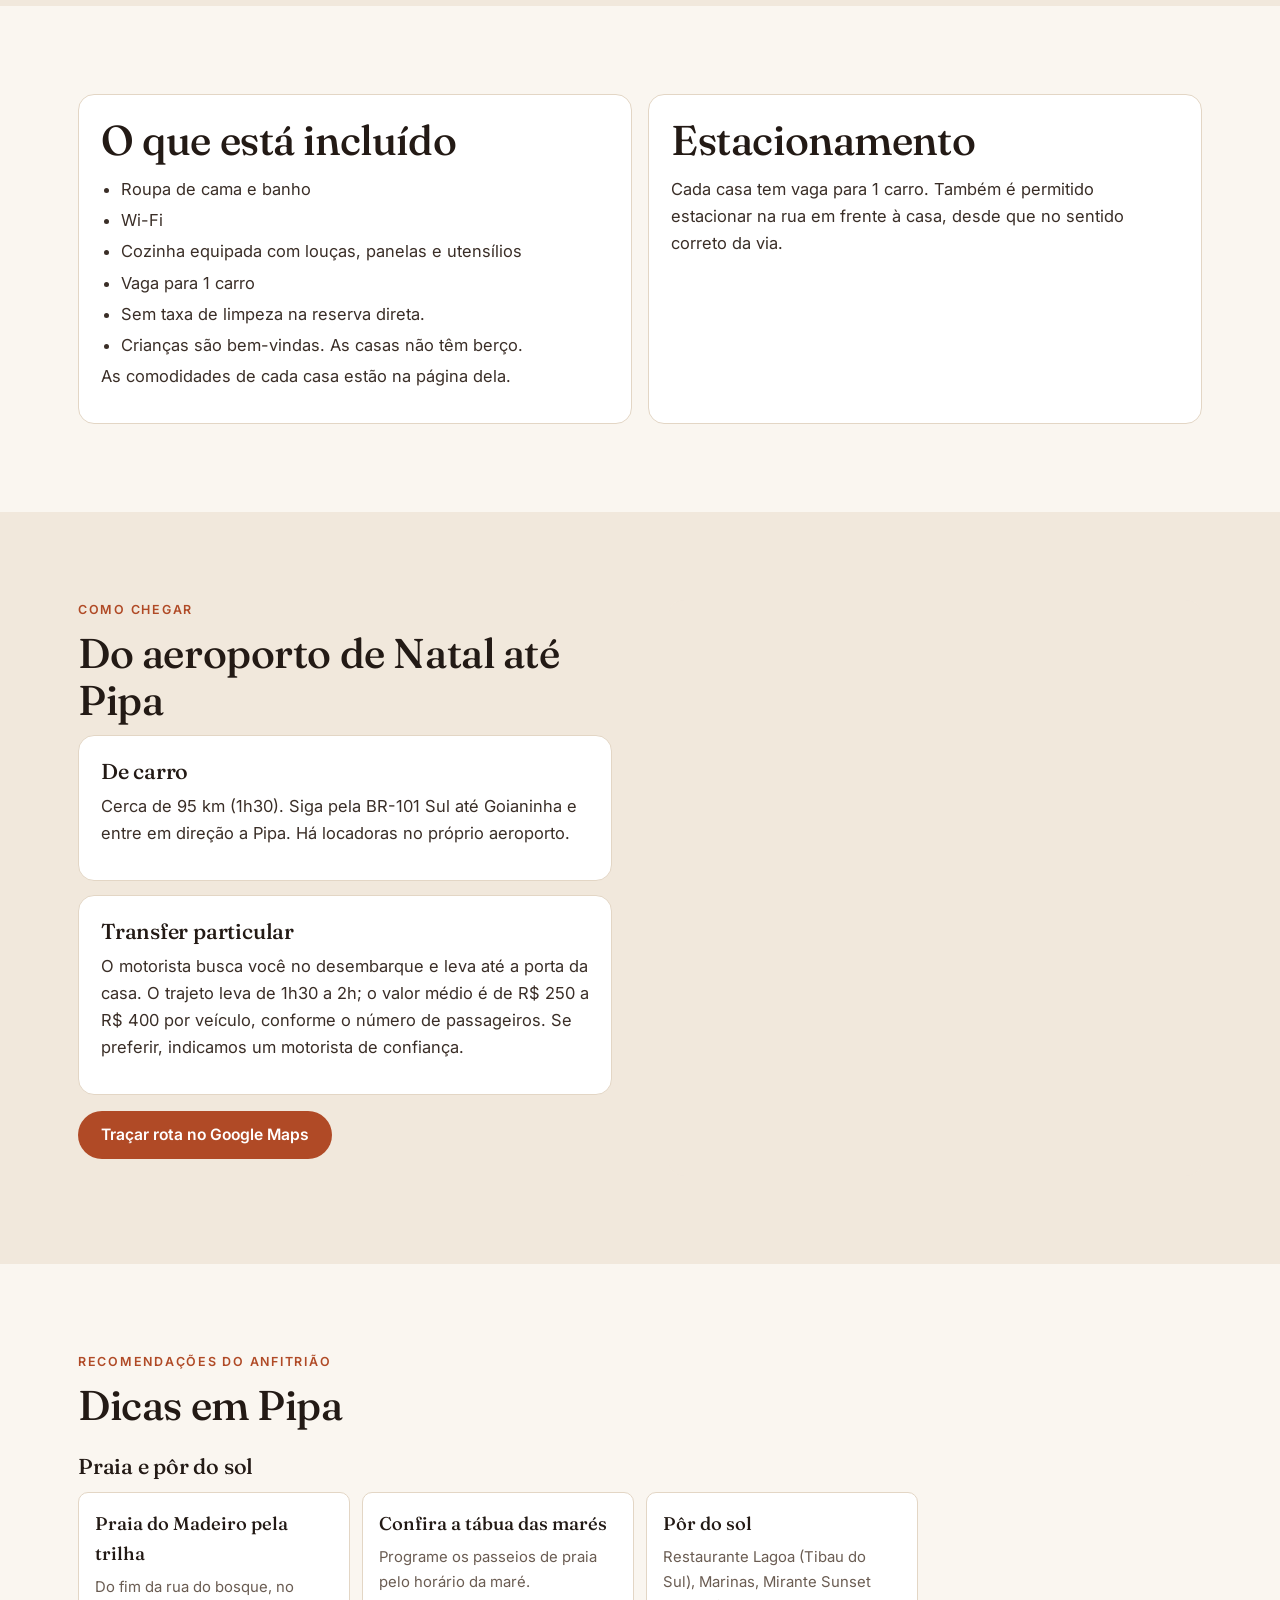
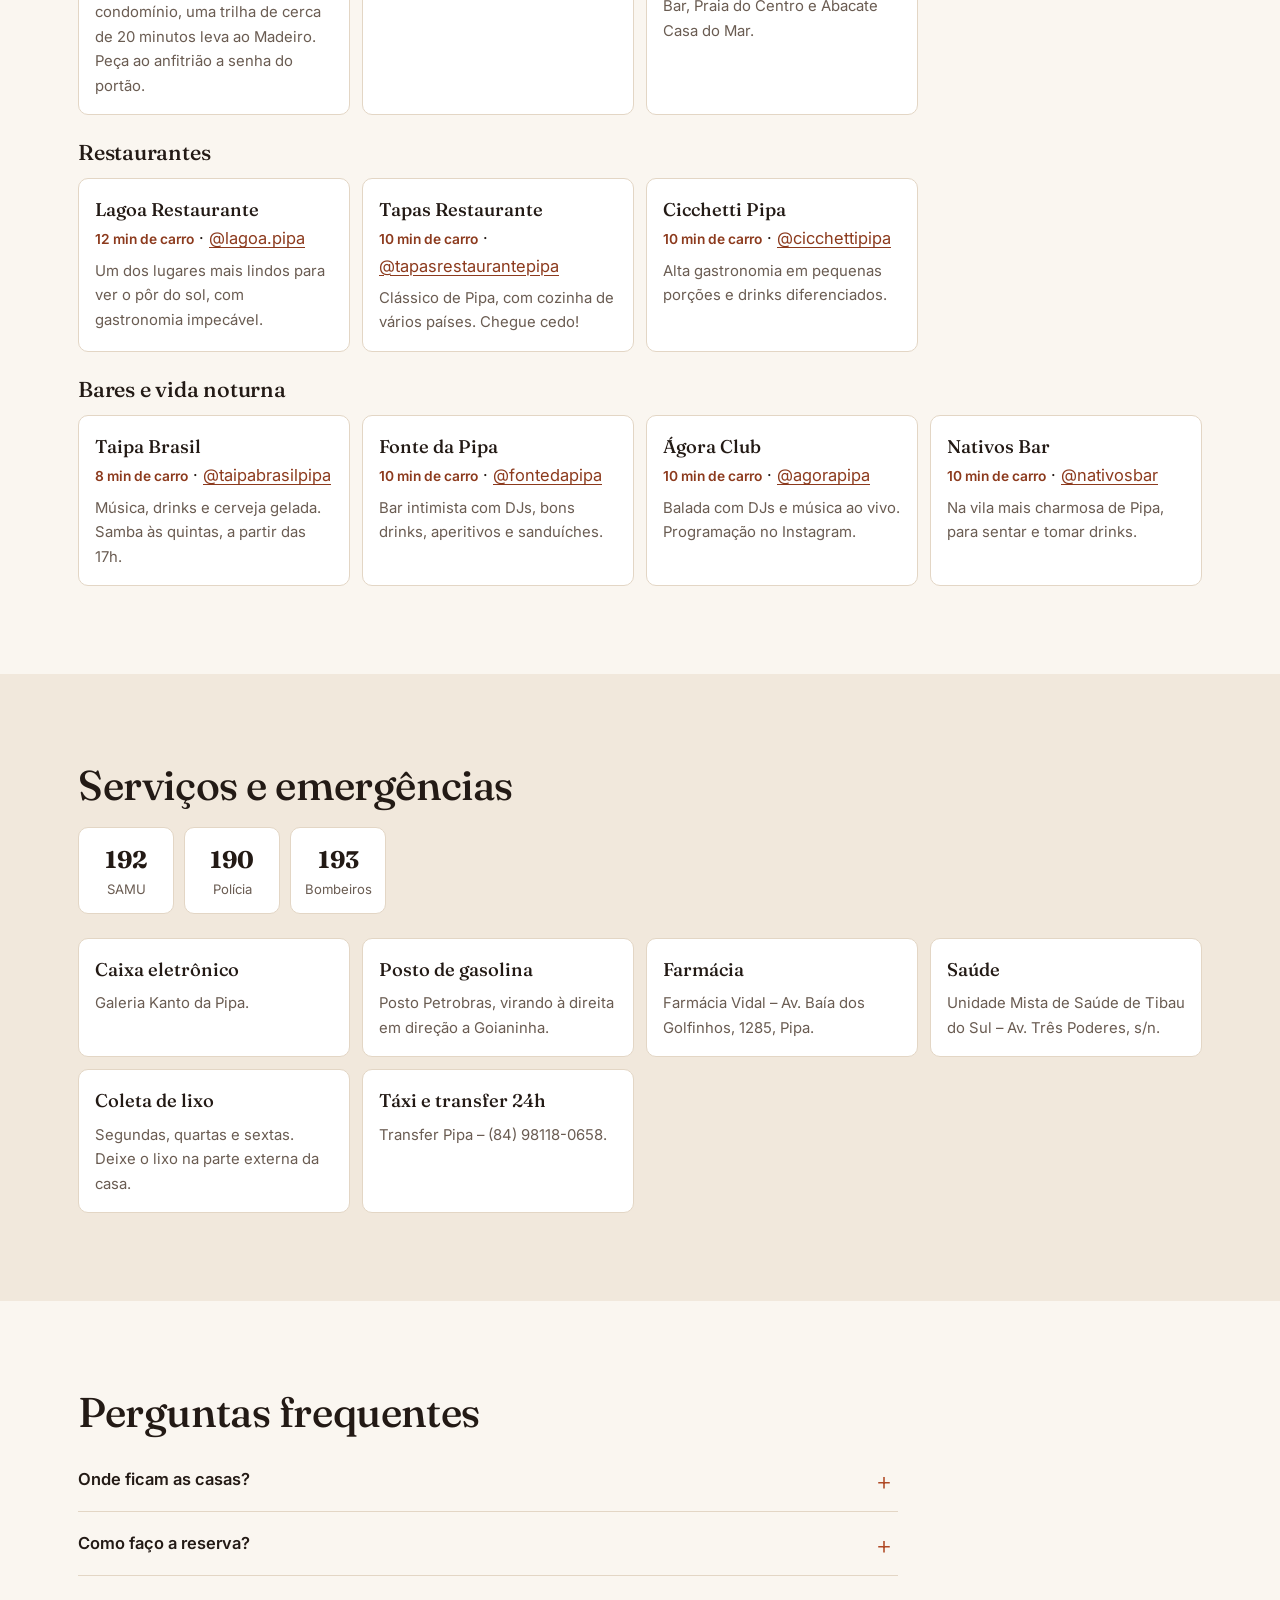
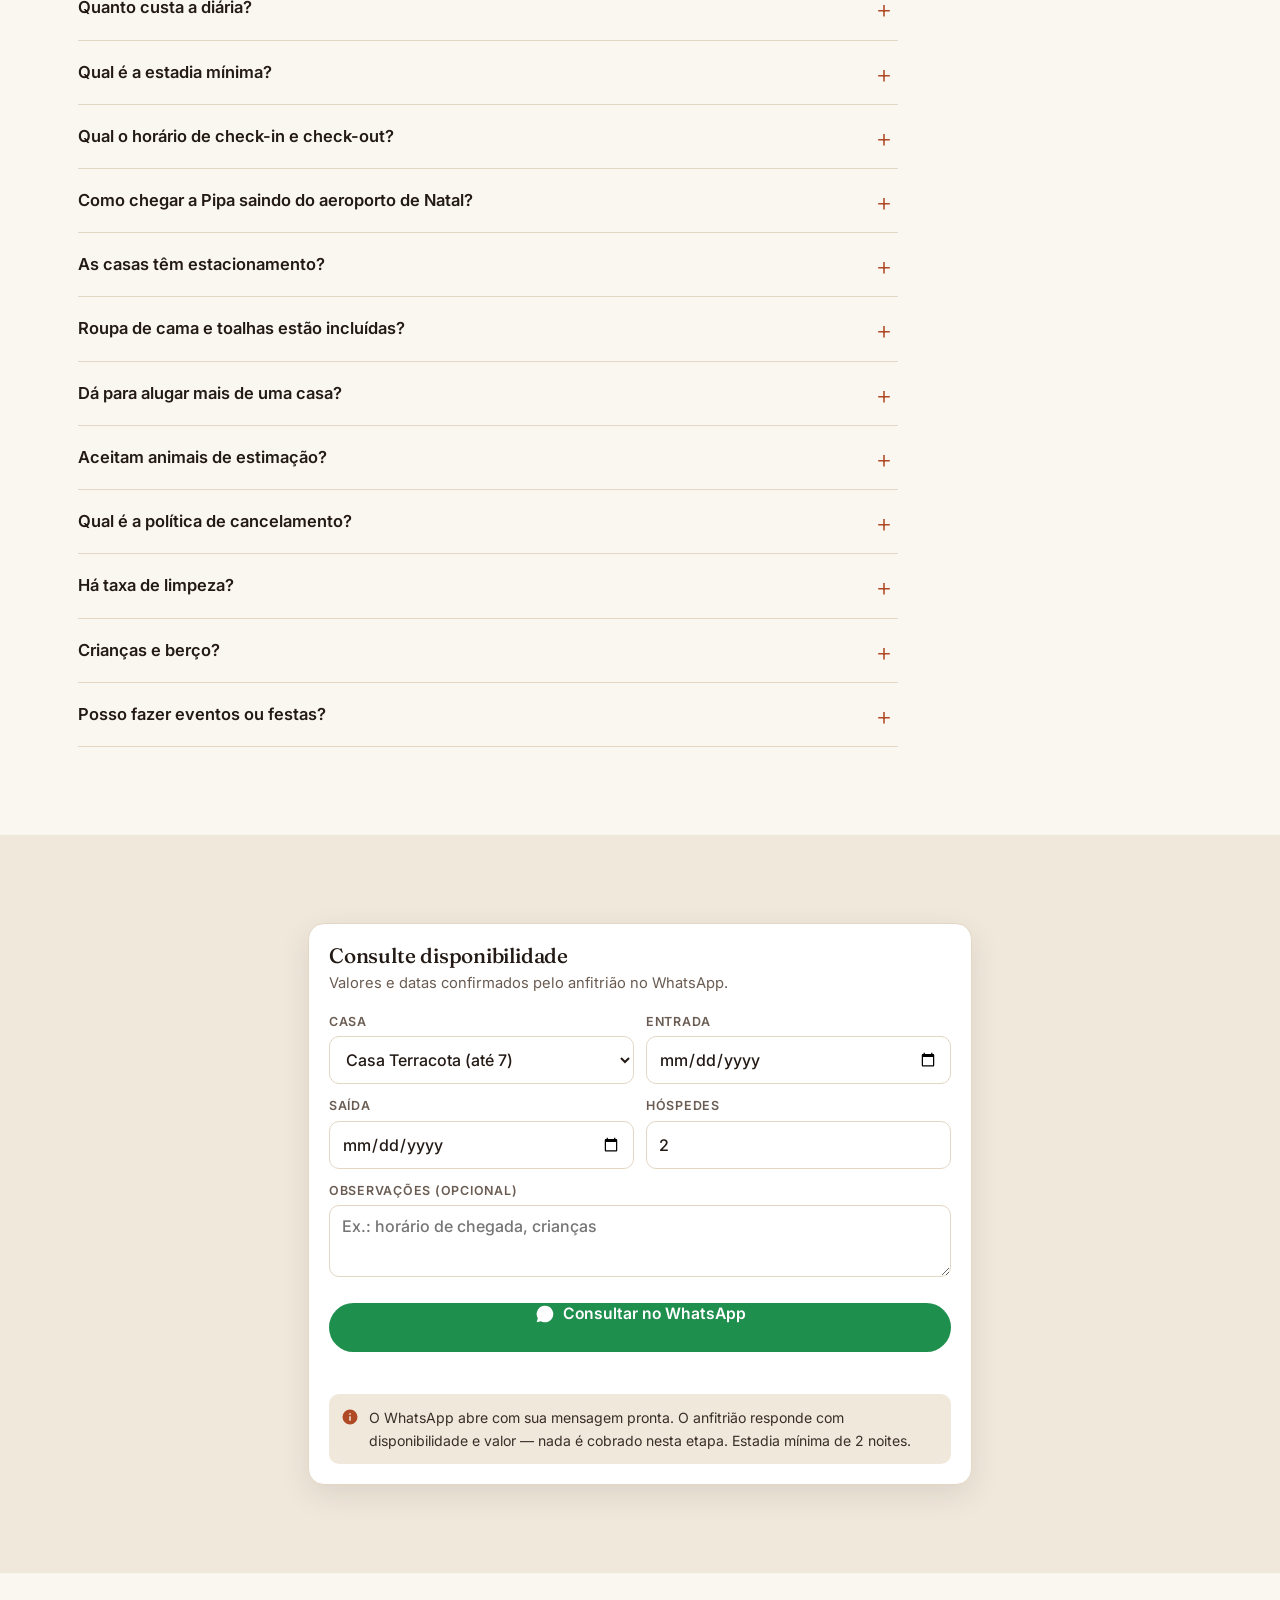
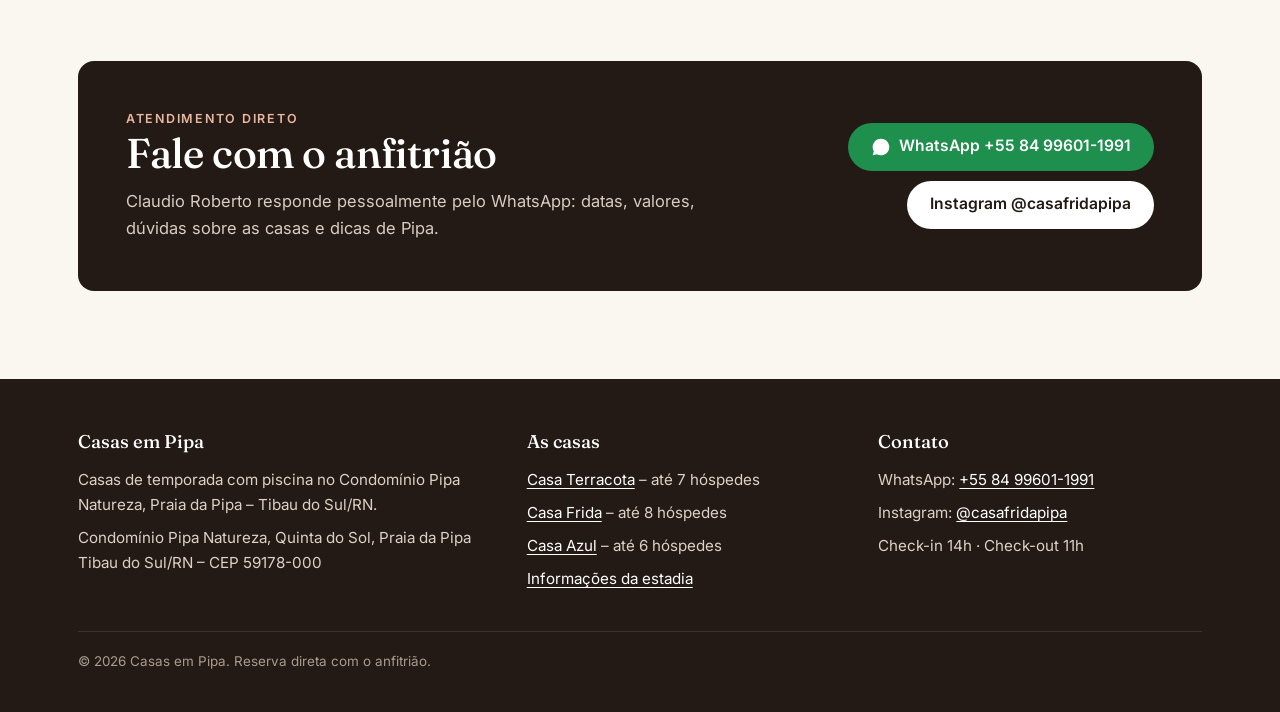
<file: estadia.html>
<!doctype html>
<html lang="pt-BR">
<head>
<meta charset="utf-8">
<meta name="viewport" content="width=device-width, initial-scale=1, viewport-fit=cover">
<title>Informações da estadia – check-in, regras e como chegar | Casas em Pipa</title>
<meta name="description" content="Check-in, check-out, regras da casa, como chegar do aeroporto de Natal, dicas de praias, restaurantes e bares em Pipa e telefones úteis.">
<link rel="canonical" href="https://clau219.github.io/casas-pipa/estadia.html">
<meta name="robots" content="index, follow, max-image-preview:large">
<meta name="geo.region" content="BR-RN"><meta name="geo.placename" content="Praia da Pipa, Tibau do Sul"><meta name="geo.position" content="-6.229008;-35.072477">
<meta property="og:type" content="website"><meta property="og:locale" content="pt_BR"><meta property="og:site_name" content="Casas em Pipa">
<meta property="og:title" content="Informações da estadia – check-in, regras e como chegar | Casas em Pipa"><meta property="og:description" content="Check-in, check-out, regras da casa, como chegar do aeroporto de Natal, dicas de praias, restaurantes e bares em Pipa e telefones úteis."><meta property="og:url" content="https://clau219.github.io/casas-pipa/estadia.html">
<meta property="og:image" content="https://clau219.github.io/casas-pipa/img/azul-piscina.webp"><meta name="twitter:card" content="summary_large_image">
<meta name="theme-color" content="#faf6f0">
<link rel="icon" href="favicon.svg" type="image/svg+xml">
<link rel="preconnect" href="https://fonts.googleapis.com"><link rel="preconnect" href="https://fonts.gstatic.com" crossorigin>
<link href="https://fonts.googleapis.com/css2?family=Fraunces:opsz,wght@9..144,500;9..144,600&family=Inter:wght@400;500;600;700&display=swap" rel="stylesheet">
<link rel="stylesheet" href="style.css">
<script type="application/ld+json">{"@context": "https://schema.org", "@graph": [{"@type": "BreadcrumbList", "itemListElement": [{"@type": "ListItem", "position": 1, "name": "Início", "item": "https://clau219.github.io/casas-pipa/"}, {"@type": "ListItem", "position": 2, "name": "A estadia", "item": "https://clau219.github.io/casas-pipa/estadia.html"}]}, {"@type": "FAQPage", "mainEntity": [{"@type": "Question", "name": "Onde ficam as casas?", "acceptedAnswer": {"@type": "Answer", "text": "As três casas ficam no Condomínio Pipa Natureza (Quinta do Sol), na Praia da Pipa, município de Tibau do Sul (RN). O centro de Pipa fica a poucos minutos de carro e há uma trilha de cerca de 20 minutos até a Praia do Madeiro."}}, {"@type": "Question", "name": "Como faço a reserva?", "acceptedAnswer": {"@type": "Answer", "text": "Preencha datas e número de hóspedes no formulário do site: ele abre o WhatsApp com a mensagem pronta. O anfitrião responde com a disponibilidade e o valor, e a reserva é formalizada com contrato de locação por temporada. Pagamento por Pix, transferência ou cartão de crédito. Para confirmar a reserva, paga-se um sinal de 50%; o restante, até 7 dias antes da entrada."}}, {"@type": "Question", "name": "Quanto custa a diária?", "acceptedAnswer": {"@type": "Answer", "text": "O valor varia conforme as datas, o número de noites e de hóspedes. Você recebe o valor exato na resposta da consulta pelo WhatsApp, sem compromisso."}}, {"@type": "Question", "name": "Qual é a estadia mínima?", "acceptedAnswer": {"@type": "Answer", "text": "A estadia mínima é de 2 noites."}}, {"@type": "Question", "name": "Qual o horário de check-in e check-out?", "acceptedAnswer": {"@type": "Answer", "text": "O check-in é a partir das 14h e o check-out até as 11h. A entrada é autônoma: as chaves ficam em um cofre ao lado da porta, e o código é enviado um dia antes da chegada. Chegada antecipada ou saída tardia podem ser combinadas conforme a disponibilidade."}}, {"@type": "Question", "name": "Como chegar a Pipa saindo do aeroporto de Natal?", "acceptedAnswer": {"@type": "Answer", "text": "São cerca de 95 km (1h30 de carro) pela BR-101 Sul até Goianinha e depois em direção a Pipa. Há locadoras no aeroporto, e também é possível contratar transfer (em média R$ 250 a R$ 400 por veículo) — podemos indicar um motorista de confiança."}}, {"@type": "Question", "name": "As casas têm estacionamento?", "acceptedAnswer": {"@type": "Answer", "text": "Sim, cada casa tem vaga para 1 carro, e é permitido estacionar na rua em frente à casa, no sentido correto da via."}}, {"@type": "Question", "name": "Roupa de cama e toalhas estão incluídas?", "acceptedAnswer": {"@type": "Answer", "text": "Sim. As casas têm roupa de cama e banho para todos os hóspedes."}}, {"@type": "Question", "name": "Dá para alugar mais de uma casa?", "acceptedAnswer": {"@type": "Answer", "text": "Sim. As três casas ficam no mesmo condomínio e, juntas, recebem até 21 pessoas — ótimo para famílias grandes e grupos. Escolha “Mais de uma casa” no formulário."}}, {"@type": "Question", "name": "Aceitam animais de estimação?", "acceptedAnswer": {"@type": "Answer", "text": "Animais de estimação são bem-vindos, com taxa única de R$ 150 por estadia. Animais de serviço não pagam. Avise ao reservar."}}, {"@type": "Question", "name": "Qual é a política de cancelamento?", "acceptedAnswer": {"@type": "Answer", "text": "Cancelamento até 30 dias antes da entrada: reembolso integral. Entre 30 e 7 dias antes: reembolso de 50% do valor pago. A menos de 7 dias da entrada: sem reembolso."}}, {"@type": "Question", "name": "Há taxa de limpeza?", "acceptedAnswer": {"@type": "Answer", "text": "Sem taxa de limpeza na reserva direta."}}, {"@type": "Question", "name": "Crianças e berço?", "acceptedAnswer": {"@type": "Answer", "text": "Crianças são bem-vindas. As casas não têm berço."}}, {"@type": "Question", "name": "Posso fazer eventos ou festas?", "acceptedAnswer": {"@type": "Answer", "text": "Não são permitidos eventos ou festas."}}]}]}</script>
</head>
<body>
<a class="skip" href="#conteudo">Pular para o conteúdo</a>
<header class="top">
  <div class="wrap">
    <a class="logo" href="./" aria-label="Casas em Pipa – início"><svg viewBox="0 0 64 64" aria-hidden="true"><rect width="64" height="64" rx="16" fill="#b04a26"/><path d="M14 33 32 17l18 16v15H14z" fill="#faf6f0"/><path d="M14 52c4 0 4-3 9-3s5 3 9 3 5-3 9-3 5 3 9 3" stroke="#faf6f0" stroke-width="3" fill="none"/><rect x="27" y="35" width="10" height="13" rx="1" fill="#b04a26"/></svg><span class="txt">Casas em <span>Pipa</span></span></a>
    <nav class="menu" aria-label="Menu principal"><a href="./#casas">As casas</a><a href="estadia.html" aria-current=page>A estadia</a><a href="estadia.html#chegada">Como chegar</a><a href="./#duvidas">Dúvidas</a><a href="#contato">Contato</a></nav>
    <a class="btn sm" href="#reservar">Reservar</a>
    <button class="menu-btn" type="button" aria-expanded="false" aria-controls="drawer" aria-label="Abrir menu"><svg viewBox="0 0 24 24" aria-hidden="true"><path d="M4 7h16M4 12h16M4 17h16" stroke="currentColor" stroke-width="2" stroke-linecap="round"/></svg></button>
  </div>
  <div class="drawer" id="drawer"><nav aria-label="Menu"><a href="./#casas">As casas</a><a href="estadia.html" aria-current=page>A estadia</a><a href="estadia.html#chegada">Como chegar</a><a href="./#duvidas">Dúvidas</a><a href="#contato">Contato</a><a href="https://wa.me/5584996011991?text=Ol%C3%A1%21%20Vim%20pelo%20site%20das%20casas%20em%20Pipa." rel="nofollow">WhatsApp +55 84 99601-1991</a></nav></div>
</header>
<main id="conteudo">

<div class="wrap">
  <nav class="crumbs" aria-label="Você está em"><a href="./">Início</a> › A estadia</nav>
  <div style="padding:16px 0 8px"><p class="eyebrow">Guia do hóspede</p><h1 style="font-size:clamp(2rem,5vw,3.2rem);margin-bottom:10px">Informações da estadia</h1>
    <p class="lead" style="margin-bottom:16px">Tudo o que você precisa saber antes de chegar às casas do Pipa Natureza.</p></div>
  <nav class="chips" aria-label="Nesta página"><a href="#checkin">Check-in</a><a href="#checkout">Check-out</a><a href="#regras">Regras</a><a href="#incluido">O que está incluído</a><a href="#chegada">Como chegar</a><a href="#dicas">Dicas em Pipa</a><a href="#servicos">Serviços e emergências</a><a href="#duvidas">Dúvidas</a></nav>
</div>

<section class="info-sec" id="checkin" style="padding-top:28px"><div class="wrap info-grid">
  <div class="panel"><h2>Check-in</h2><p class="big-time">14h</p>
    <p>Entrada autônoma: as chaves ficam em um cofre ao lado da porta da frente. O código do cofre é enviado por mensagem um dia antes da sua chegada.</p>
    <p>Quer chegar mais cedo? Fale com o anfitrião — faremos o possível para atender.</p></div>
  <div class="panel info-sec" id="checkout"><h2>Check-out</h2><p class="big-time">11h</p>
    <p>Antes de sair:</p><ul><li>Confira se não esqueceu nada.</li><li>Desligue luzes, ar-condicionado e aparelhos.</li><li>Descarte todo o lixo.</li><li>Feche portas e janelas.</li><li>Deixe as chaves no cofre.</li><li>Deixe roupas de cama e toalhas usadas no chão.</li></ul><p class="mt">Precisa sair mais tarde? Consulte o anfitrião.</p></div>
</div></section>

<section class="alt info-sec" id="regras"><div class="wrap">
  <h2>Regras da casa</h2><p class="lead">Valem para as três casas. Obrigado por ajudar a manter o Pipa Natureza tranquilo.</p>
  <ul class="rules"><li>Não fume dentro de casa.</li><li>Cuide da casa: mantenha as áreas comuns limpas e arrume tudo depois de usar.</li><li>Horário de silêncio do condomínio: das 22h às 9h.</li><li>Visitas e hóspedes extras só com autorização prévia do anfitrião.</li><li>Siga as instruções de segurança e não use aparelhos elétricos perigosos ou não autorizados.</li><li>Desligue luzes, eletrodomésticos e ar-condicionado ao sair de casa.</li><li>Avise o anfitrião imediatamente sobre qualquer problema ou dano.</li><li>Animais de estimação são bem-vindos, com taxa única de R$ 150 por estadia. Animais de serviço não pagam. Avise ao reservar.</li><li>Não são permitidos eventos ou festas.</li></ul>
</div></section>

<section class="info-sec" id="incluido"><div class="wrap info-grid">
  <div class="panel"><h2>O que está incluído</h2><ul><li>Roupa de cama e banho</li><li>Wi-Fi</li><li>Cozinha equipada com louças, panelas e utensílios</li><li>Vaga para 1 carro</li><li>Sem taxa de limpeza na reserva direta.</li><li>Crianças são bem-vindas. As casas não têm berço.</li></ul>
    <p class="mt muted">As comodidades de cada casa estão na página dela.</p></div>
  <div class="panel"><h2>Estacionamento</h2><p>Cada casa tem vaga para 1 carro. Também é permitido estacionar na rua em frente à casa, desde que no sentido correto da via.</p></div>
</div></section>

<section class="alt info-sec" id="chegada"><div class="wrap split">
  <div>
    <p class="eyebrow">Como chegar</p><h2>Do aeroporto de Natal até Pipa</h2>
    <div class="panel" style="margin-bottom:14px"><h3>De carro</h3><p>Cerca de 95 km (1h30). Siga pela BR-101 Sul até Goianinha e entre em direção a Pipa. Há locadoras no próprio aeroporto.</p></div>
    <div class="panel" style="margin-bottom:14px"><h3>Transfer particular</h3><p>O motorista busca você no desembarque e leva até a porta da casa. O trajeto leva de 1h30 a 2h; o valor médio é de R$ 250 a R$ 400 por veículo, conforme o número de passageiros. Se preferir, indicamos um motorista de confiança.</p></div>
    <p><a class="btn" href="https://www.google.com/maps/dir/?api=1&origin=Aeroporto%20Internacional%20de%20Natal&destination=-6.229008,-35.072477" rel="noopener" target="_blank">Traçar rota no Google Maps</a></p>
  </div>
  <iframe class="map" style="height:100%;min-height:360px" src="https://maps.google.com/maps?q=-6.229008,-35.072477&z=12&output=embed" title="Mapa da localização das casas em Pipa" loading="lazy" referrerpolicy="no-referrer-when-downgrade"></iframe>
</div></section>

<section class="info-sec" id="dicas"><div class="wrap">
  <p class="eyebrow">Recomendações do anfitrião</p><h2>Dicas em Pipa</h2>
  <h3 class="mt" style="margin-bottom:12px">Praia e pôr do sol</h3><div class="places"><div class="place"><b>Praia do Madeiro pela trilha</b><p>Do fim da rua do bosque, no condomínio, uma trilha de cerca de 20 minutos leva ao Madeiro. Peça ao anfitrião a senha do portão.</p></div><div class="place"><b>Confira a tábua das marés</b><p>Programe os passeios de praia pelo horário da maré.</p></div><div class="place"><b>Pôr do sol</b><p>Restaurante Lagoa (Tibau do Sul), Marinas, Mirante Sunset Bar, Praia do Centro e Abacate Casa do Mar.</p></div></div>
  <h3 class="mt" style="margin-bottom:12px">Restaurantes</h3><div class="places"><div class="place"><b>Lagoa Restaurante</b><small>12 min de carro</small> · <a href="https://instagram.com/lagoa.pipa" rel="noopener" target="_blank">@lagoa.pipa</a><p>Um dos lugares mais lindos para ver o pôr do sol, com gastronomia impecável.</p></div><div class="place"><b>Tapas Restaurante</b><small>10 min de carro</small> · <a href="https://instagram.com/tapasrestaurantepipa" rel="noopener" target="_blank">@tapasrestaurantepipa</a><p>Clássico de Pipa, com cozinha de vários países. Chegue cedo!</p></div><div class="place"><b>Cicchetti Pipa</b><small>10 min de carro</small> · <a href="https://instagram.com/cicchettipipa" rel="noopener" target="_blank">@cicchettipipa</a><p>Alta gastronomia em pequenas porções e drinks diferenciados.</p></div></div>
  <h3 class="mt" style="margin-bottom:12px">Bares e vida noturna</h3><div class="places"><div class="place"><b>Taipa Brasil</b><small>8 min de carro</small> · <a href="https://instagram.com/taipabrasilpipa" rel="noopener" target="_blank">@taipabrasilpipa</a><p>Música, drinks e cerveja gelada. Samba às quintas, a partir das 17h.</p></div><div class="place"><b>Fonte da Pipa</b><small>10 min de carro</small> · <a href="https://instagram.com/fontedapipa" rel="noopener" target="_blank">@fontedapipa</a><p>Bar intimista com DJs, bons drinks, aperitivos e sanduíches.</p></div><div class="place"><b>Ágora Club</b><small>10 min de carro</small> · <a href="https://instagram.com/agorapipa" rel="noopener" target="_blank">@agorapipa</a><p>Balada com DJs e música ao vivo. Programação no Instagram.</p></div><div class="place"><b>Nativos Bar</b><small>10 min de carro</small> · <a href="https://instagram.com/nativosbar" rel="noopener" target="_blank">@nativosbar</a><p>Na vila mais charmosa de Pipa, para sentar e tomar drinks.</p></div></div>
</div></section>

<section class="alt info-sec" id="servicos"><div class="wrap">
  <h2>Serviços e emergências</h2>
  <div class="emerg" style="margin:18px 0 24px"><a href="tel:192"><b>192</b><span>SAMU</span></a><a href="tel:190"><b>190</b><span>Polícia</span></a><a href="tel:193"><b>193</b><span>Bombeiros</span></a></div>
  <div class="places"><div class="place"><b>Caixa eletrônico</b><p>Galeria Kanto da Pipa.</p></div><div class="place"><b>Posto de gasolina</b><p>Posto Petrobras, virando à direita em direção a Goianinha.</p></div><div class="place"><b>Farmácia</b><p>Farmácia Vidal – Av. Baía dos Golfinhos, 1285, Pipa.</p></div><div class="place"><b>Saúde</b><p>Unidade Mista de Saúde de Tibau do Sul – Av. Três Poderes, s/n.</p></div><div class="place"><b>Coleta de lixo</b><p>Segundas, quartas e sextas. Deixe o lixo na parte externa da casa.</p></div><div class="place"><b>Táxi e transfer 24h</b><p>Transfer Pipa – (84) 98118-0658.</p></div></div>
</div></section>

<section class="info-sec" id="duvidas"><div class="wrap">
  <h2>Perguntas frequentes</h2><div class="faq"><details><summary>Onde ficam as casas?</summary><p>As três casas ficam no Condomínio Pipa Natureza (Quinta do Sol), na Praia da Pipa, município de Tibau do Sul (RN). O centro de Pipa fica a poucos minutos de carro e há uma trilha de cerca de 20 minutos até a Praia do Madeiro.</p></details><details><summary>Como faço a reserva?</summary><p>Preencha datas e número de hóspedes no formulário do site: ele abre o WhatsApp com a mensagem pronta. O anfitrião responde com a disponibilidade e o valor, e a reserva é formalizada com contrato de locação por temporada. Pagamento por Pix, transferência ou cartão de crédito. Para confirmar a reserva, paga-se um sinal de 50%; o restante, até 7 dias antes da entrada.</p></details><details><summary>Quanto custa a diária?</summary><p>O valor varia conforme as datas, o número de noites e de hóspedes. Você recebe o valor exato na resposta da consulta pelo WhatsApp, sem compromisso.</p></details><details><summary>Qual é a estadia mínima?</summary><p>A estadia mínima é de 2 noites.</p></details><details><summary>Qual o horário de check-in e check-out?</summary><p>O check-in é a partir das 14h e o check-out até as 11h. A entrada é autônoma: as chaves ficam em um cofre ao lado da porta, e o código é enviado um dia antes da chegada. Chegada antecipada ou saída tardia podem ser combinadas conforme a disponibilidade.</p></details><details><summary>Como chegar a Pipa saindo do aeroporto de Natal?</summary><p>São cerca de 95 km (1h30 de carro) pela BR-101 Sul até Goianinha e depois em direção a Pipa. Há locadoras no aeroporto, e também é possível contratar transfer (em média R$ 250 a R$ 400 por veículo) — podemos indicar um motorista de confiança.</p></details><details><summary>As casas têm estacionamento?</summary><p>Sim, cada casa tem vaga para 1 carro, e é permitido estacionar na rua em frente à casa, no sentido correto da via.</p></details><details><summary>Roupa de cama e toalhas estão incluídas?</summary><p>Sim. As casas têm roupa de cama e banho para todos os hóspedes.</p></details><details><summary>Dá para alugar mais de uma casa?</summary><p>Sim. As três casas ficam no mesmo condomínio e, juntas, recebem até 21 pessoas — ótimo para famílias grandes e grupos. Escolha “Mais de uma casa” no formulário.</p></details><details><summary>Aceitam animais de estimação?</summary><p>Animais de estimação são bem-vindos, com taxa única de R$ 150 por estadia. Animais de serviço não pagam. Avise ao reservar.</p></details><details><summary>Qual é a política de cancelamento?</summary><p>Cancelamento até 30 dias antes da entrada: reembolso integral. Entre 30 e 7 dias antes: reembolso de 50% do valor pago. A menos de 7 dias da entrada: sem reembolso.</p></details><details><summary>Há taxa de limpeza?</summary><p>Sem taxa de limpeza na reserva direta.</p></details><details><summary>Crianças e berço?</summary><p>Crianças são bem-vindas. As casas não têm berço.</p></details><details><summary>Posso fazer eventos ou festas?</summary><p>Não são permitidos eventos ou festas.</p></details></div>
</div></section>

<section class="alt" aria-labelledby="res-t"><div class="wrap" style="max-width:720px">
  <form class="booking reserva" id="reservar" novalidate aria-label="Consultar disponibilidade">
  <h2 id="f-geral-t">Consulte disponibilidade</h2><p class="sub">Valores e datas confirmados pelo anfitrião no WhatsApp.</p>
  <div class="fields">
    <div class="field"><label for="f-geral-casa">Casa</label><select id="f-geral-casa" name="casa"><option value="casa-terracota" data-max="7" data-nome="Casa Terracota">Casa Terracota (até 7)</option><option value="casa-frida" data-max="8" data-nome="Casa Frida">Casa Frida (até 8)</option><option value="casa-azul" data-max="6" data-nome="Casa Azul">Casa Azul (até 6)</option><option value="varias" data-max="21">Mais de uma casa</option><option value="indefinida" data-max="21">Ainda não sei</option></select></div>
    <div class="field"><label for="f-geral-ent">Entrada</label><input type="date" id="f-geral-ent" name="entrada" required></div>
    <div class="field"><label for="f-geral-sai">Saída</label><input type="date" id="f-geral-sai" name="saida" required></div>
    <div class="field"><label for="f-geral-hos">Hóspedes</label><input type="number" id="f-geral-hos" name="hospedes" min="1" value="2" inputmode="numeric" required></div>
    <div class="field full"><label for="f-geral-obs">Observações (opcional)</label><textarea id="f-geral-obs" name="obs" rows="2" placeholder="Ex.: horário de chegada, crianças"></textarea></div>
    <div class="actions field full"><button class="btn wa block" type="submit"><svg viewBox="0 0 24 24" aria-hidden="true"><path d="M17.5 14.4c-.3-.1-1.7-.8-2-.9-.3-.1-.5-.1-.7.1-.2.3-.8.9-.9 1.1-.2.2-.3.2-.6.1-.3-.1-1.2-.5-2.3-1.4-.9-.8-1.4-1.7-1.6-2-.2-.3 0-.5.1-.6l.4-.5c.1-.2.2-.3.3-.5.1-.2 0-.4 0-.5l-.9-2.2c-.2-.6-.5-.5-.7-.5h-.6c-.2 0-.5.1-.8.4-.3.3-1 1-1 2.5s1.1 2.9 1.2 3.1c.1.2 2.1 3.2 5.1 4.5.7.3 1.3.5 1.7.6.7.2 1.4.2 1.9.1.6-.1 1.7-.7 2-1.4.2-.7.2-1.2.2-1.4-.1-.1-.3-.2-.6-.3zM12 2a10 10 0 0 0-8.6 15.1L2 22l5-1.3A10 10 0 1 0 12 2z"/></svg> Consultar no WhatsApp</button></div>
  </div>
  <p class="form-msg" role="status" aria-live="polite"></p>
  <noscript><p><a class="btn wa" href="https://wa.me/5584996011991?text=Ol%C3%A1%21%20Gostaria%20de%20consultar%20disponibilidade%20das%20casas%20em%20Pipa.">Falar no WhatsApp</a></p></noscript>
  <p class="next-step"><svg viewBox="0 0 24 24" aria-hidden="true"><path d="M12 2a10 10 0 1 0 0 20 10 10 0 0 0 0-20zm1 15h-2v-6h2zm0-8h-2V7h2z"/></svg><span>O WhatsApp abre com sua mensagem pronta. O anfitrião responde com disponibilidade e valor — nada é cobrado nesta etapa. Estadia mínima de 2 noites.</span></p>
</form>
</div></section>

<section id="contato" aria-labelledby="ct"><div class="wrap">
  <div class="cta-band">
    <div><p class="eyebrow" style="color:#e9b79f">Atendimento direto</p><h2 id="ct">Fale com o anfitrião</h2>
      <p>Claudio Roberto responde pessoalmente pelo WhatsApp: datas, valores, dúvidas sobre as casas e dicas de Pipa.</p></div>
    <div class="row"><a class="btn wa" href="https://wa.me/5584996011991?text=Ol%C3%A1%21%20Vim%20pelo%20site%20e%20tenho%20uma%20d%C3%BAvida%20sobre%20as%20casas%20em%20Pipa." rel="nofollow"><svg viewBox="0 0 24 24" aria-hidden="true"><path d="M17.5 14.4c-.3-.1-1.7-.8-2-.9-.3-.1-.5-.1-.7.1-.2.3-.8.9-.9 1.1-.2.2-.3.2-.6.1-.3-.1-1.2-.5-2.3-1.4-.9-.8-1.4-1.7-1.6-2-.2-.3 0-.5.1-.6l.4-.5c.1-.2.2-.3.3-.5.1-.2 0-.4 0-.5l-.9-2.2c-.2-.6-.5-.5-.7-.5h-.6c-.2 0-.5.1-.8.4-.3.3-1 1-1 2.5s1.1 2.9 1.2 3.1c.1.2 2.1 3.2 5.1 4.5.7.3 1.3.5 1.7.6.7.2 1.4.2 1.9.1.6-.1 1.7-.7 2-1.4.2-.7.2-1.2.2-1.4-.1-.1-.3-.2-.6-.3zM12 2a10 10 0 0 0-8.6 15.1L2 22l5-1.3A10 10 0 1 0 12 2z"/></svg> WhatsApp +55 84 99601-1991</a>
      <a class="btn light" href="https://instagram.com/casafridapipa" rel="noopener" target="_blank">Instagram @casafridapipa</a></div>
  </div>
</div></section>
</main>
<footer><div class="wrap">
  <div class="cols">
    <div><h4>Casas em Pipa</h4><p>Casas de temporada com piscina no Condomínio Pipa Natureza, Praia da Pipa – Tibau do Sul/RN.</p>
      <p>Condomínio Pipa Natureza, Quinta do Sol, Praia da Pipa<br>Tibau do Sul/RN – CEP 59178-000</p></div>
    <div><h4>As casas</h4><p><a href="casa-terracota.html">Casa Terracota</a> – até 7 hóspedes</p><p><a href="casa-frida.html">Casa Frida</a> – até 8 hóspedes</p><p><a href="casa-azul.html">Casa Azul</a> – até 6 hóspedes</p><p><a href="estadia.html">Informações da estadia</a></p></div>
    <div><h4>Contato</h4><p>WhatsApp: <a href="https://wa.me/5584996011991?text=Ol%C3%A1%21%20Vim%20pelo%20site%20das%20casas%20em%20Pipa." rel="nofollow">+55 84 99601-1991</a></p>
      <p>Instagram: <a href="https://instagram.com/casafridapipa" rel="noopener" target="_blank">@casafridapipa</a></p>
      <p>Check-in 14h · Check-out 11h</p></div>
  </div>
  <p class="fine">© 2026 Casas em Pipa. Reserva direta com o anfitrião.</p>
</div></footer>
<div class="mbar"><a class="btn" href="#reservar">Consultar datas</a><a class="btn wa" href="https://wa.me/5584996011991?text=Ol%C3%A1%21%20Vim%20pelo%20site%20e%20tenho%20uma%20d%C3%BAvida%20sobre%20as%20casas%20em%20Pipa." rel="nofollow" aria-label="Falar no WhatsApp"><svg viewBox="0 0 24 24" aria-hidden="true"><path d="M17.5 14.4c-.3-.1-1.7-.8-2-.9-.3-.1-.5-.1-.7.1-.2.3-.8.9-.9 1.1-.2.2-.3.2-.6.1-.3-.1-1.2-.5-2.3-1.4-.9-.8-1.4-1.7-1.6-2-.2-.3 0-.5.1-.6l.4-.5c.1-.2.2-.3.3-.5.1-.2 0-.4 0-.5l-.9-2.2c-.2-.6-.5-.5-.7-.5h-.6c-.2 0-.5.1-.8.4-.3.3-1 1-1 2.5s1.1 2.9 1.2 3.1c.1.2 2.1 3.2 5.1 4.5.7.3 1.3.5 1.7.6.7.2 1.4.2 1.9.1.6-.1 1.7-.7 2-1.4.2-.7.2-1.2.2-1.4-.1-.1-.3-.2-.6-.3zM12 2a10 10 0 0 0-8.6 15.1L2 22l5-1.3A10 10 0 1 0 12 2z"/></svg></a></div>
<script>window.SITE={whatsapp:"5584996011991",minNoites:2};</script>
<script src="site.js" defer></script>
</body></html>
</file>
<file: style.css>
/* Casas em Pipa — estilos (mobile primeiro) */
:root{
  --bg:#faf6f0; --paper:#ffffff; --sand:#f1e8dc; --sand-2:#e9dccb; --line:#e3d6c5;
  --ink:#231a15; --ink-2:#3a2e27; --muted:#6a5c52;
  --terracota:#b04a26; --terracota-dark:#8c3a1d; --terracota-soft:#f6e1d6;
  --frida:#9a6a12; --frida-soft:#f6ecd4; --azul:#2a6585; --azul-soft:#dfecf2;
  --wa:#1f8f4e;
  --r:16px; --r-sm:10px; --shadow:0 10px 30px rgba(35,26,21,.10);
  --serif:"Fraunces", Georgia, "Times New Roman", serif;
  --sans:"Inter", system-ui, -apple-system, "Segoe UI", Roboto, sans-serif;
  --bar:72px;
}
*{box-sizing:border-box}
html{scroll-behavior:smooth;-webkit-text-size-adjust:100%}
@media (prefers-reduced-motion:reduce){html{scroll-behavior:auto}*{transition:none!important;animation:none!important}}
body{margin:0;background:var(--bg);color:var(--ink);font:16.5px/1.65 var(--sans);padding-bottom:var(--bar)}
@media (min-width:900px){body{padding-bottom:0}}
img{max-width:100%;display:block;height:auto}
a{color:var(--terracota-dark);text-underline-offset:3px}
:focus-visible{outline:3px solid var(--azul);outline-offset:2px;border-radius:4px}
.wrap{max-width:1180px;margin:0 auto;padding:0 16px}
@media (min-width:700px){.wrap{padding:0 28px}}
.skip{position:absolute;left:-999px;top:8px;background:var(--ink);color:#fff;padding:10px 14px;border-radius:8px;z-index:100}
.skip:focus{left:8px}
.sr{position:absolute;width:1px;height:1px;overflow:hidden;clip:rect(0 0 0 0);white-space:nowrap}

/* tipografia */
h1,h2,h3{font-family:var(--serif);font-weight:500;letter-spacing:-.01em;color:var(--ink);margin:0}
h1{font-size:clamp(2.1rem,6vw,3.9rem);line-height:1.05}
h2{font-size:clamp(1.7rem,4vw,2.6rem);line-height:1.12;margin-bottom:12px}
h3{font-size:1.35rem;line-height:1.25}
.eyebrow{font-size:.78rem;letter-spacing:.14em;text-transform:uppercase;font-weight:600;color:var(--terracota);margin:0 0 10px}
.lead{color:var(--muted);font-size:1.05rem;max-width:60ch;margin:0 0 28px}
section{padding:56px 0}
@media (min-width:900px){section{padding:88px 0}}
.alt{background:var(--sand)}
.sec-head{display:flex;flex-wrap:wrap;align-items:flex-end;justify-content:space-between;gap:12px 24px;margin-bottom:28px}
.sec-head .lead{margin:0}

/* botões */
.btn{display:inline-flex;align-items:center;justify-content:center;gap:8px;min-height:48px;padding:12px 22px;border-radius:999px;border:1.5px solid transparent;
  background:var(--terracota);color:#fff;font:600 .98rem/1.2 var(--sans);text-decoration:none;cursor:pointer;transition:background .2s,color .2s,border-color .2s}
.btn:hover{background:var(--terracota-dark)}
.btn svg{width:20px;height:20px;fill:currentColor;flex:none}
.btn.ghost{background:transparent;color:var(--ink);border-color:var(--ink)}
.btn.ghost:hover{background:var(--ink);color:#fff}
.btn.light{background:#fff;color:var(--ink)}
.btn.light:hover{background:var(--sand)}
.btn.wa{background:var(--wa)}
.btn.wa:hover{background:#18733e}
.btn.block{width:100%}
.btn.sm{min-height:40px;padding:8px 16px;font-size:.92rem}
.link{font-weight:600;color:var(--ink);text-decoration:none;border-bottom:1.5px solid var(--terracota);padding-bottom:1px}
.link:hover{color:var(--terracota-dark)}

/* cabeçalho */
.top{position:sticky;top:0;z-index:40;background:rgba(250,246,240,.95);backdrop-filter:saturate(1.4) blur(10px);border-bottom:1px solid var(--line)}
.top .wrap{display:flex;align-items:center;gap:16px;min-height:64px}
.logo{display:flex;align-items:center;gap:10px;text-decoration:none;color:var(--ink);font-family:var(--serif);font-size:1.25rem;font-weight:600;margin-right:auto}
.logo svg{width:30px;height:30px;flex:none}
.logo span{color:var(--terracota)}
.menu{display:none}
.menu a{color:var(--ink-2);text-decoration:none;font-size:.95rem;padding:8px 2px}
.menu a:hover,.menu a[aria-current=page]{color:var(--terracota-dark)}
.menu-btn{display:inline-flex;align-items:center;justify-content:center;width:44px;height:44px;border:1px solid var(--line);border-radius:12px;background:var(--paper);cursor:pointer}
.menu-btn svg{width:22px;height:22px}
.top .btn{display:none}
@media (min-width:900px){
  .menu{display:flex;gap:22px}
  .menu-btn{display:none}
  .top .btn{display:inline-flex}
}
.drawer{display:none;border-top:1px solid var(--line);background:var(--bg)}
.drawer.open{display:block}
.drawer nav{display:flex;flex-direction:column;padding:8px 16px 16px}
.drawer a{padding:14px 4px;border-bottom:1px solid var(--line);text-decoration:none;color:var(--ink);font-size:1.05rem}
.drawer a:last-child{border:0}
@media (min-width:900px){.drawer{display:none!important}}

/* hero (página inicial) */
.hero{position:relative;background:var(--ink)}
.hero-media{display:flex;gap:8px;overflow-x:auto;scroll-snap-type:x mandatory;padding:0;scrollbar-width:none}
.hero-media::-webkit-scrollbar{display:none}
.hero-col{position:relative;flex:0 0 86%;height:52vh;min-height:340px;max-height:620px;scroll-snap-align:center;overflow:hidden;color:#fff;text-decoration:none}
.hero-col img{width:100%;height:100%;object-fit:cover;transition:transform .8s}
.hero-col:hover img{transform:scale(1.03)}
.hero-col::after{content:"";position:absolute;inset:0;background:linear-gradient(180deg,rgba(20,12,8,0) 55%,rgba(20,12,8,.62))}
.hero-tag{position:absolute;left:16px;bottom:14px;z-index:1;display:flex;flex-direction:column;line-height:1.2}
.hero-tag b{font-family:var(--serif);font-weight:500;font-size:1.35rem}
.hero-tag small{opacity:.9;font-size:.85rem}
.hero-copy{background:var(--bg);padding:28px 16px 8px}
.hero-copy h1{max-width:15ch;margin-bottom:14px}
.hero-copy p{color:var(--muted);font-size:1.08rem;max-width:52ch;margin:0 0 22px}
.hero-ctas{display:flex;flex-wrap:wrap;gap:10px}
@media (min-width:900px){
  .hero-media{display:grid;grid-template-columns:repeat(3,1fr);gap:0;overflow:visible;height:min(86vh,820px)}
  .hero-col{height:auto;max-height:none;flex:none}
  .hero-col+.hero-col{border-left:1px solid rgba(255,255,255,.25)}
  .hero::before{content:"";position:absolute;inset:0;z-index:1;pointer-events:none;
    background:linear-gradient(90deg,rgba(20,12,8,.62) 0%,rgba(20,12,8,.35) 38%,rgba(20,12,8,0) 62%),linear-gradient(180deg,rgba(20,12,8,.4) 0%,rgba(20,12,8,0) 45%)}
  .hero-copy p{max-width:44ch}
  .hero-copy{position:absolute;z-index:2;top:0;left:0;right:0;background:none;padding:56px 0 0;pointer-events:none}
  .hero-copy .wrap>*{pointer-events:auto}
  .hero-copy .eyebrow{color:#f3d7c8}
  .hero-copy h1{color:#fff;text-shadow:0 2px 24px rgba(0,0,0,.3)}
  .hero-copy p{color:#f7efe8;text-shadow:0 1px 12px rgba(0,0,0,.35)}
  .hero-copy .btn.ghost{color:#fff;border-color:#fff}
  .hero-copy .btn.ghost:hover{background:#fff;color:var(--ink)}
  .hero-tag{left:28px;bottom:120px}
}

/* formulário de consulta */
.booking{background:var(--paper);border:1px solid var(--line);border-radius:var(--r);box-shadow:var(--shadow);padding:20px}
.booking h2,.booking h3{font-size:1.3rem;margin:0 0 4px}
.booking .sub{color:var(--muted);font-size:.92rem;margin:0 0 16px}
.fields{display:grid;gap:12px;grid-template-columns:1fr 1fr}
.field{display:flex;flex-direction:column;gap:4px;min-width:0}
.field.full{grid-column:1/-1}
.field label{font-size:.78rem;font-weight:600;letter-spacing:.06em;text-transform:uppercase;color:var(--muted)}
.field input,.field select,.field textarea{width:100%;min-height:48px;border:1.5px solid var(--line);border-radius:var(--r-sm);background:#fff;padding:10px 12px;font:500 1rem var(--sans);color:var(--ink)}
.field textarea{min-height:72px;resize:vertical}
.field input:focus,.field select:focus,.field textarea:focus{border-color:var(--azul);outline:none;box-shadow:0 0 0 3px var(--azul-soft)}
.booking .actions{margin-top:14px}
.form-msg{min-height:1.2em;margin:10px 0 0;font-size:.9rem;color:var(--muted)}
.form-msg.err{color:#a3261b;font-weight:600}
.next-step{display:flex;gap:10px;align-items:flex-start;margin:14px 0 0;padding:12px;border-radius:var(--r-sm);background:var(--sand);font-size:.88rem;color:var(--ink-2)}
.next-step svg{width:18px;height:18px;flex:none;margin-top:2px;fill:var(--terracota)}
.booking-wide{position:relative;z-index:3;margin-top:24px}
@media (min-width:900px){
  .booking-wide{margin-top:-64px}
  .booking-wide .fields{grid-template-columns:1.3fr 1fr 1fr .8fr auto;align-items:end}
  .booking-wide .actions{margin:0}
  .booking-wide .btn{white-space:nowrap;width:auto}
}

/* cartões das casas */
.houses{display:grid;gap:22px}
@media (min-width:760px){.houses{grid-template-columns:repeat(3,1fr)}}
.house{display:flex;flex-direction:column;background:var(--paper);border-radius:var(--r);overflow:hidden;border:1px solid var(--line);transition:box-shadow .25s,transform .25s}
.house:hover{box-shadow:var(--shadow);transform:translateY(-2px)}
.house .ph{position:relative;aspect-ratio:4/5;overflow:hidden;background:var(--sand)}
.house .ph img{width:100%;height:100%;object-fit:cover}
.badge{position:absolute;left:12px;top:12px;background:rgba(255,255,255,.94);color:var(--ink);border-radius:999px;padding:5px 11px;font-size:.82rem;font-weight:600;display:inline-flex;gap:5px;align-items:center}
.badge svg{width:14px;height:14px;fill:#d39b17}
.house .body{padding:20px;display:flex;flex-direction:column;gap:12px;flex:1;border-top:4px solid var(--accent,var(--terracota))}
.house p{margin:0;color:var(--muted)}
.house .ctas{display:flex;gap:10px;flex-wrap:wrap;margin-top:auto;padding-top:6px}
.acc-terracota{--accent:var(--terracota);--accent-soft:var(--terracota-soft)}
.acc-frida{--accent:var(--frida);--accent-soft:var(--frida-soft)}
.acc-azul{--accent:var(--azul);--accent-soft:var(--azul-soft)}
.facts{display:flex;flex-wrap:wrap;gap:6px 14px;list-style:none;margin:0;padding:0;font-size:.92rem;color:var(--ink-2)}
.facts li{display:flex;align-items:center;gap:6px}
.facts svg{width:17px;height:17px;fill:none;stroke:var(--accent,var(--terracota));stroke-width:1.8;stroke-linecap:round;stroke-linejoin:round}
.ideal{font-size:.9rem;background:var(--accent-soft,var(--sand));color:var(--ink-2);border-radius:var(--r-sm);padding:8px 12px}

/* tabela comparativa */
.compare{width:100%;border-collapse:collapse;background:var(--paper);border-radius:var(--r);overflow:hidden;font-size:.93rem}
.compare th,.compare td{padding:12px 10px;text-align:left;border-bottom:1px solid var(--line);vertical-align:top}
.compare thead th{font-family:var(--serif);font-weight:500;font-size:1.05rem}
.compare tbody th{color:var(--muted);font-weight:600;font-size:.85rem}
.compare tr:last-child>*{border-bottom:0}
.table-scroll{overflow-x:auto;border:1px solid var(--line);border-radius:var(--r)}

/* blocos de texto + imagem */
.split{display:grid;gap:28px;align-items:center}
@media (min-width:900px){.split{grid-template-columns:1fr 1fr;gap:56px}.split.rev>:first-child{order:2}}
.split img{border-radius:var(--r);width:100%;aspect-ratio:4/5;object-fit:cover}
.pair{display:grid;grid-template-columns:1fr 1fr;gap:12px}
.pair img{aspect-ratio:3/4}
.pair img:last-child{margin-top:40px}
.highlights{display:grid;gap:14px;grid-template-columns:1fr 1fr;margin:24px 0 0;padding:0;list-style:none}
.highlights li{background:var(--paper);border:1px solid var(--line);border-radius:var(--r-sm);padding:14px}
.highlights b{display:block;font-family:var(--serif);font-weight:500;font-size:1.2rem;line-height:1.2}
.highlights span{font-size:.88rem;color:var(--muted)}
.alt .highlights li{background:var(--bg)}

/* passos */
.steps{display:grid;gap:16px;counter-reset:s;list-style:none;padding:0;margin:0}
@media (min-width:760px){.steps{grid-template-columns:repeat(3,1fr)}}
.steps li{background:var(--paper);border:1px solid var(--line);border-radius:var(--r);padding:22px;counter-increment:s}
.steps li::before{content:counter(s);display:inline-flex;align-items:center;justify-content:center;width:36px;height:36px;border-radius:50%;background:var(--terracota-soft);color:var(--terracota-dark);font-weight:700;margin-bottom:10px}
.steps h3{font-size:1.15rem;margin-bottom:6px}
.steps p{margin:0;color:var(--muted);font-size:.95rem}

/* cartões de informação */
.tiles{display:grid;gap:14px;grid-template-columns:1fr 1fr}
@media (min-width:900px){.tiles{grid-template-columns:repeat(4,1fr)}}
.tile{display:flex;flex-direction:column;gap:6px;background:var(--paper);border:1px solid var(--line);border-radius:var(--r);padding:18px;text-decoration:none;color:var(--ink)}
a.tile:hover{border-color:var(--terracota)}
.tile svg{width:26px;height:26px;fill:none;stroke:var(--terracota);stroke-width:1.7;stroke-linecap:round;stroke-linejoin:round}
.tile b{font-family:var(--serif);font-weight:500;font-size:1.25rem}
.tile span{font-size:.9rem;color:var(--muted)}

/* FAQ */
.faq{max-width:820px}
details{border-bottom:1px solid var(--line)}
summary{list-style:none;cursor:pointer;padding:18px 36px 18px 0;font-weight:600;position:relative}
summary::-webkit-details-marker{display:none}
summary::after{content:"+";position:absolute;right:6px;top:12px;font-size:1.6rem;font-weight:300;color:var(--terracota)}
details[open] summary::after{content:"–"}
details p{margin:0 0 18px;color:var(--muted)}

/* faixa de contato */
.cta-band{background:var(--ink);color:#f4ece4;border-radius:var(--r);padding:32px 22px;display:grid;gap:18px;align-items:center}
.cta-band h2{color:#fff}
.cta-band p{margin:0;color:#d9cdc2}
.cta-band .row{display:flex;flex-wrap:wrap;gap:10px}
@media (min-width:900px){.cta-band{grid-template-columns:1.4fr 1fr;padding:48px}.cta-band .row{justify-content:flex-end}}

/* página da casa */
.crumbs{font-size:.86rem;color:var(--muted);padding:16px 0 0}
.crumbs a{color:var(--muted)}
.house-head{padding:14px 0 18px;display:flex;flex-wrap:wrap;gap:10px 24px;align-items:flex-end;justify-content:space-between}
.house-head h1{font-size:clamp(2rem,5vw,3.2rem);margin:0 0 8px}
.house-head .facts{font-size:.98rem}
.rating{display:inline-flex;align-items:center;gap:6px;font-weight:600;font-size:.95rem}
.rating svg{width:16px;height:16px;fill:#d39b17}
.rating a{font-weight:500;color:var(--muted)}

.gal{position:relative}
.gal-grid{display:flex;gap:8px;overflow-x:auto;scroll-snap-type:x mandatory;scrollbar-width:none;margin:0 -16px;padding:0 16px}
.gal-grid::-webkit-scrollbar{display:none}
.gal-grid button{flex:0 0 88%;aspect-ratio:4/5;padding:0;border:0;border-radius:var(--r);overflow:hidden;scroll-snap-align:center;cursor:zoom-in;background:var(--sand)}
.gal-grid img{width:100%;height:100%;object-fit:cover}
.gal-all{position:absolute;right:12px;bottom:12px}
.gal-count{position:absolute;left:12px;bottom:14px;background:rgba(20,12,8,.7);color:#fff;font-size:.8rem;padding:4px 10px;border-radius:999px}
@media (min-width:900px){
  .gal-grid{display:grid;grid-template-columns:2fr 1fr 1fr;grid-template-rows:240px 240px;overflow:hidden;margin:0;padding:0;border-radius:var(--r)}
  .gal-grid button{border-radius:0;aspect-ratio:auto}
  .gal-grid button:first-child{grid-row:span 2}
  .gal-grid button:nth-child(n+6){display:none}
  .gal-count{display:none}
  .gal-all{right:16px;bottom:16px}
}

.house-layout{display:grid;gap:32px;padding:32px 0 8px}
@media (min-width:980px){.house-layout{grid-template-columns:minmax(0,1fr) 380px;gap:56px}}
.house-layout aside .booking{position:sticky;top:88px}
.block{padding:28px 0;border-bottom:1px solid var(--line)}
.block:first-child{padding-top:0}
.block:last-child{border-bottom:0}
.block h2{font-size:1.6rem}
.block p{margin:0 0 12px}
.rooms{display:grid;gap:12px;grid-template-columns:repeat(auto-fill,minmax(180px,1fr));margin-top:14px}
.room{border:1px solid var(--line);border-radius:var(--r-sm);padding:14px;background:var(--paper)}
.room b{display:block;font-family:var(--serif);font-weight:500;font-size:1.1rem}
.room span{font-size:.9rem;color:var(--muted)}
.amen{columns:2;column-gap:24px;list-style:none;padding:0;margin:12px 0 0}
@media (max-width:420px){.amen{columns:1}}
.amen li{break-inside:avoid;padding:6px 0 6px 28px;position:relative}
.amen li::before{content:"";position:absolute;left:2px;top:13px;width:14px;height:8px;border-left:2px solid var(--accent,var(--terracota));border-bottom:2px solid var(--accent,var(--terracota));transform:rotate(-45deg)}
.know{display:grid;gap:12px;grid-template-columns:1fr 1fr;margin-top:12px}
.know div{background:var(--paper);border:1px solid var(--line);border-radius:var(--r-sm);padding:14px}
.know b{display:block;font-size:.78rem;letter-spacing:.06em;text-transform:uppercase;color:var(--muted);font-weight:600}
.know span{font-family:var(--serif);font-size:1.2rem}
.map{border:0;width:100%;height:320px;border-radius:var(--r);background:var(--sand)}

/* página de informações */
.chips{display:flex;gap:8px;overflow-x:auto;padding:4px 0 8px;scrollbar-width:none}
.chips::-webkit-scrollbar{display:none}
.chips a{flex:none;border:1px solid var(--line);background:var(--paper);border-radius:999px;padding:8px 14px;text-decoration:none;color:var(--ink);font-size:.92rem}
.chips a:hover{border-color:var(--terracota)}
.info-sec{scroll-margin-top:84px}
.info-grid{display:grid;gap:16px}
@media (min-width:860px){.info-grid{grid-template-columns:1fr 1fr}}
.panel{background:var(--paper);border:1px solid var(--line);border-radius:var(--r);padding:22px}
.panel h3{margin-bottom:8px}
.panel p{margin:0 0 10px;color:var(--ink-2)}
.panel ul{margin:0;padding-left:20px;color:var(--ink-2)}
.panel li{margin:4px 0}
.big-time{font-family:var(--serif);font-size:2.6rem;line-height:1;color:var(--terracota-dark);margin:4px 0 10px}
.rules{list-style:none;padding:0;margin:0;display:grid;gap:10px}
@media (min-width:700px){.rules{grid-template-columns:1fr 1fr}}
.rules li{background:var(--paper);border:1px solid var(--line);border-radius:var(--r-sm);padding:14px 14px 14px 48px;position:relative}
.rules li::before{content:"";position:absolute;left:16px;top:17px;width:18px;height:18px;border-radius:50%;border:2px solid var(--terracota)}
.places{display:grid;gap:12px;grid-template-columns:repeat(auto-fill,minmax(230px,1fr))}
.place{background:var(--paper);border:1px solid var(--line);border-radius:var(--r-sm);padding:16px}
.place b{font-family:var(--serif);font-weight:500;font-size:1.15rem;display:block}
.place small{color:var(--terracota-dark);font-weight:600}
.place p{margin:6px 0 0;font-size:.93rem;color:var(--muted)}
.emerg{display:flex;flex-wrap:wrap;gap:10px}
.emerg a{display:flex;flex-direction:column;align-items:center;min-width:96px;padding:12px;border-radius:var(--r-sm);background:var(--paper);border:1px solid var(--line);text-decoration:none;color:var(--ink)}
.emerg b{font-size:1.5rem;font-family:var(--serif)}
.emerg span{font-size:.82rem;color:var(--muted)}

/* rodapé */
footer{background:var(--ink);color:#ddd1c6;padding:48px 0 32px;font-size:.95rem}
footer a{color:#fff}
footer .cols{display:grid;gap:28px}
@media (min-width:760px){footer .cols{grid-template-columns:1.3fr 1fr 1fr}}
footer h4{font-family:var(--serif);font-weight:500;font-size:1.15rem;margin:0 0 10px;color:#fff}
footer p{margin:0 0 8px}
footer .fine{border-top:1px solid #3d322b;margin-top:32px;padding-top:18px;font-size:.84rem;color:#a99b8f}

/* barra de ação no celular */
.mbar{position:fixed;left:0;right:0;bottom:0;z-index:45;display:flex;gap:10px;padding:10px 16px calc(10px + env(safe-area-inset-bottom));background:rgba(250,246,240,.97);border-top:1px solid var(--line);backdrop-filter:blur(8px)}
.mbar .btn{flex:1}
.mbar .btn.wa{flex:0 0 auto;padding:12px 16px}
@media (min-width:900px){.mbar{display:none}}

/* galeria em tela cheia */
dialog.lb{width:100vw;height:100vh;max-width:none;max-height:none;margin:0;padding:0;border:0;background:rgba(15,10,7,.96);color:#fff}
dialog.lb::backdrop{background:rgba(15,10,7,.9)}
.lb-stage{position:absolute;inset:56px 0 64px;display:flex;align-items:center;justify-content:center}
.lb-stage img{max-width:100%;max-height:100%;object-fit:contain}
.lb-top{position:absolute;top:0;left:0;right:0;height:56px;display:flex;align-items:center;justify-content:space-between;padding:0 12px 0 18px;font-size:.92rem}
.lb-cap{position:absolute;bottom:0;left:0;right:0;min-height:64px;display:flex;align-items:center;justify-content:center;text-align:center;padding:8px 70px;font-size:.92rem;color:#e8ddd3}
.lb-btn{width:48px;height:48px;border-radius:50%;border:0;background:rgba(255,255,255,.12);color:#fff;font-size:1.5rem;line-height:1;cursor:pointer;display:inline-flex;align-items:center;justify-content:center}
.lb-btn:hover{background:rgba(255,255,255,.24)}
.lb-prev,.lb-next{position:absolute;top:50%;transform:translateY(-50%);z-index:2}
.lb-prev{left:10px}.lb-next{right:10px}

/* utilitários */
.center{text-align:center}
.mt{margin-top:24px}
.muted{color:var(--muted)}
.note{font-size:.88rem;color:var(--muted)}
</file>
